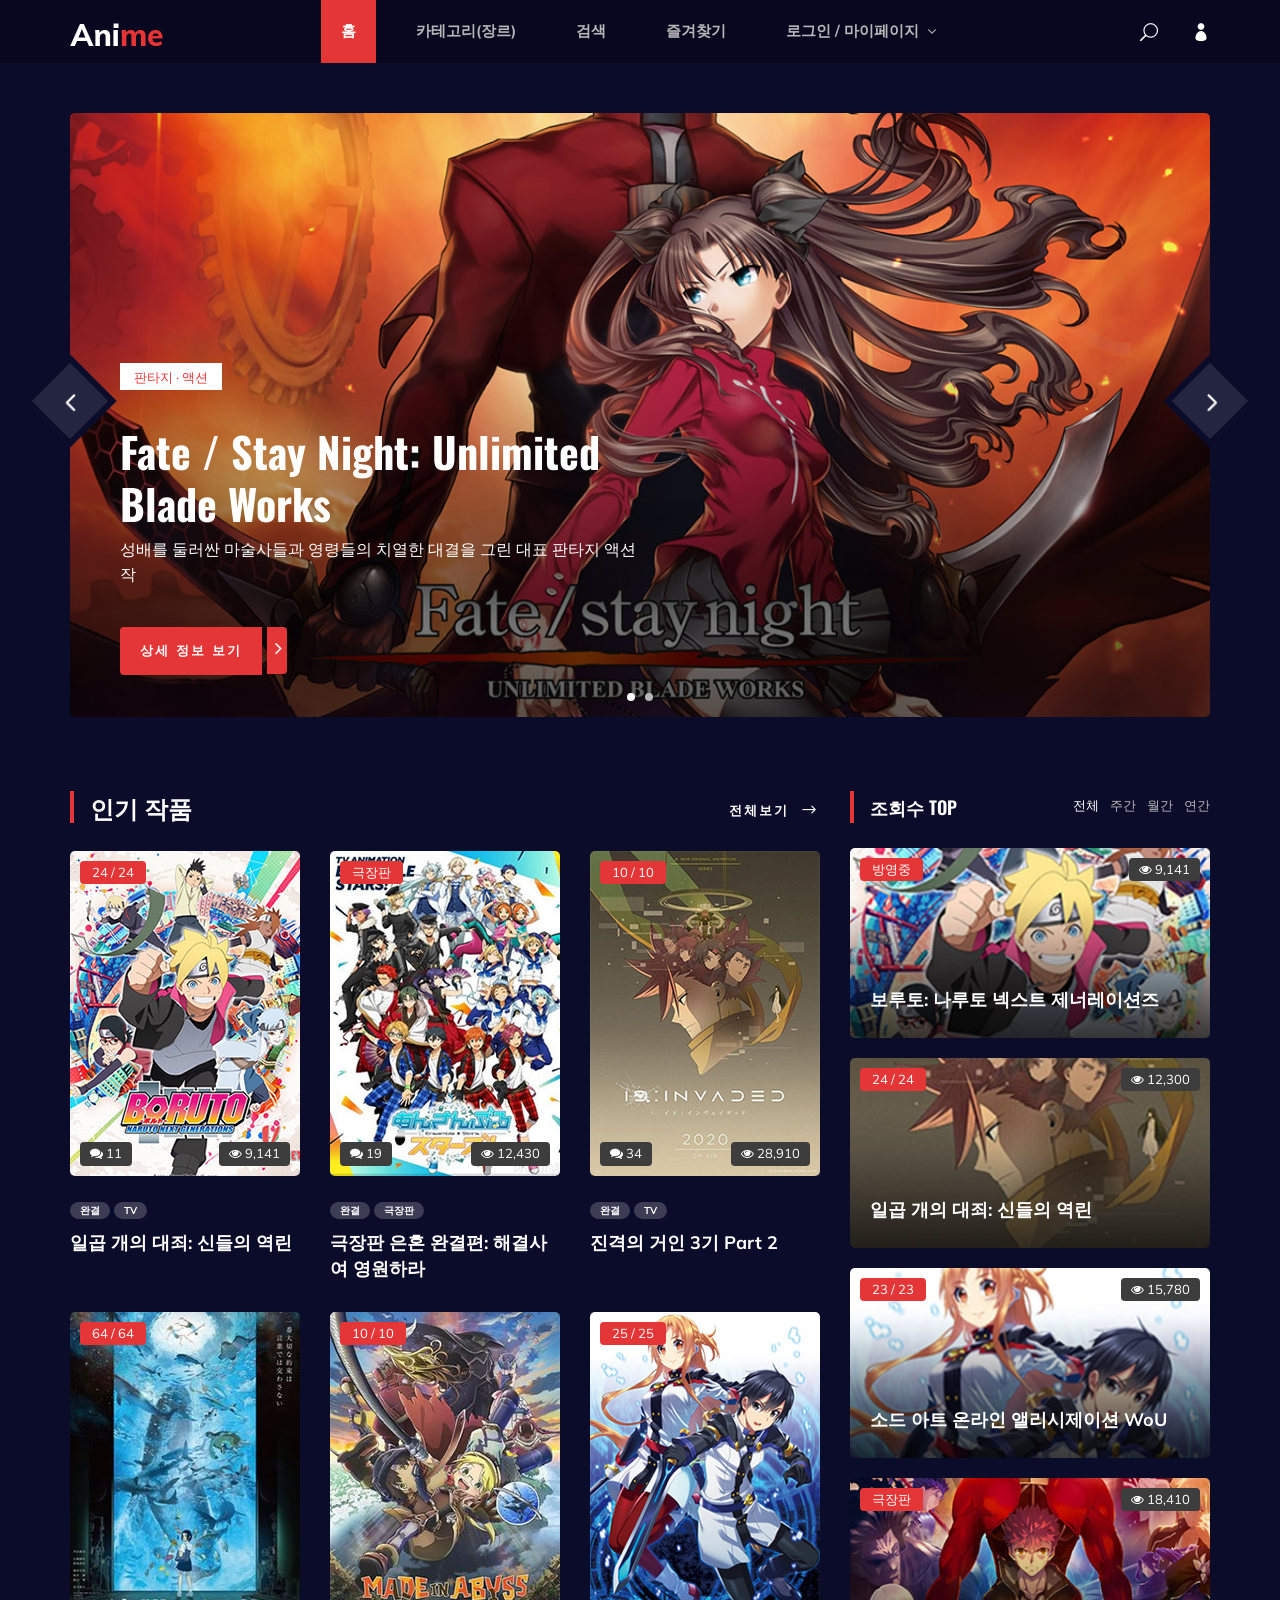
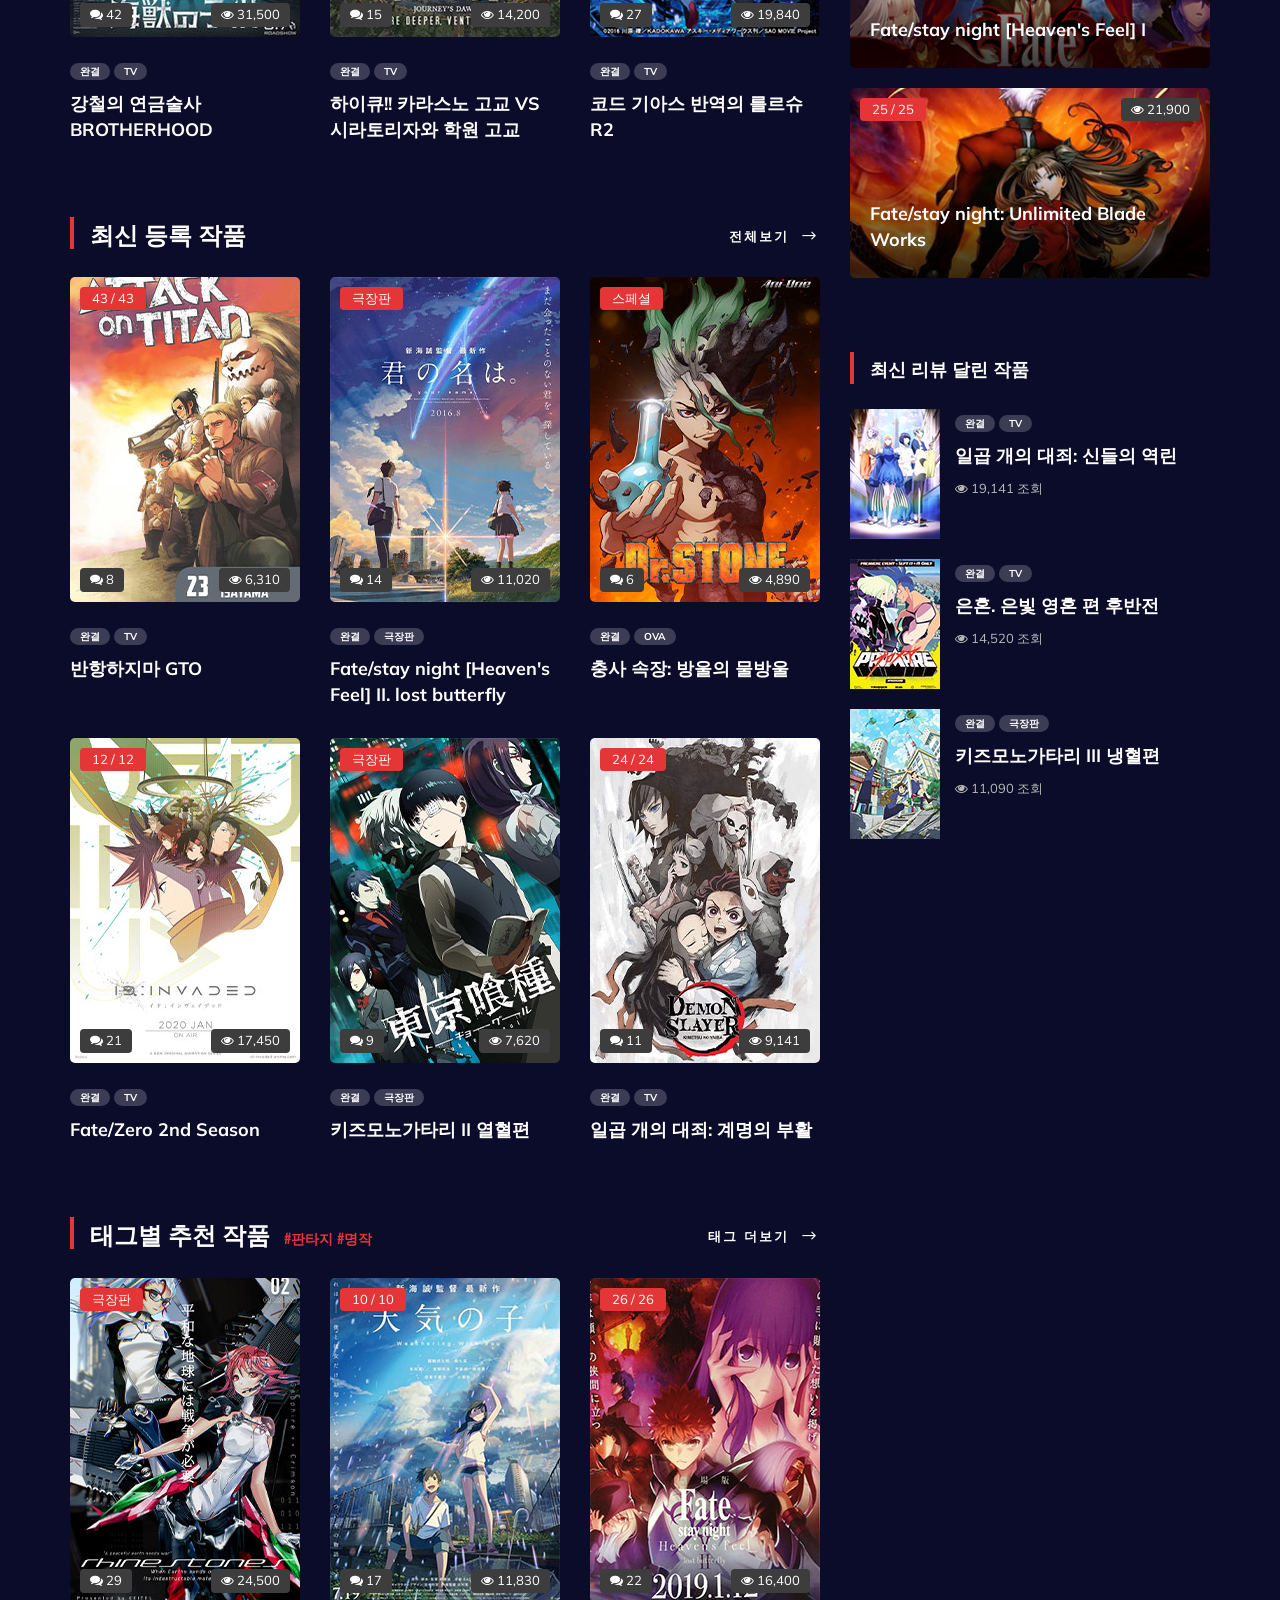
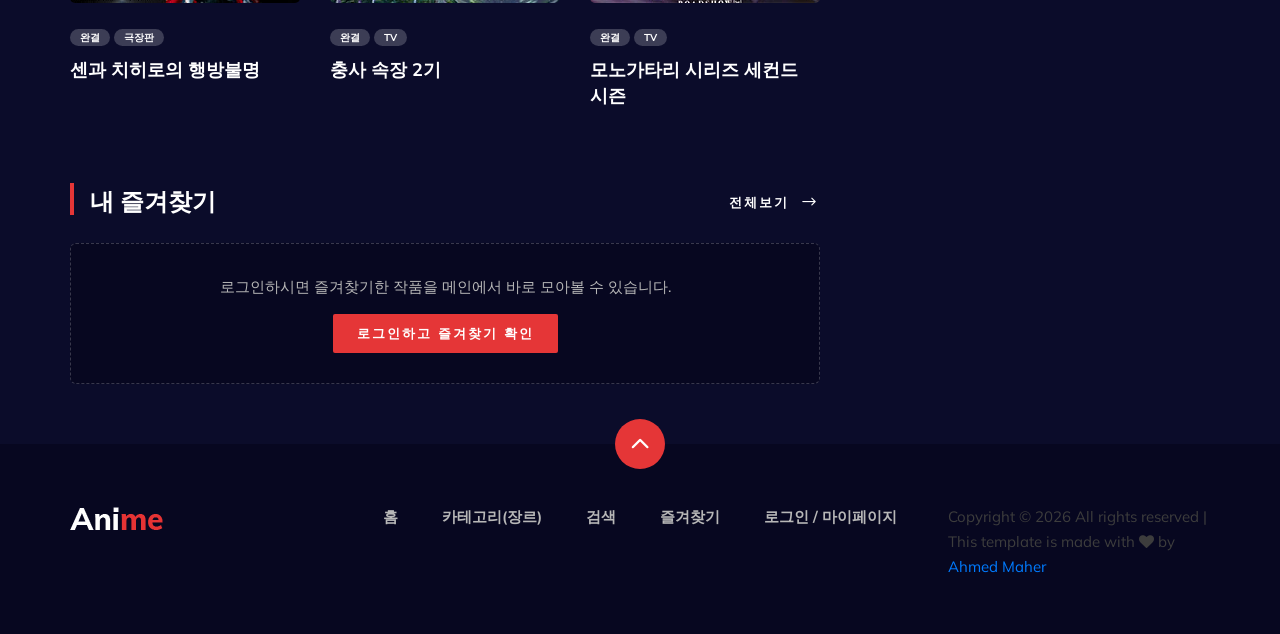
<file: Frontend/index.html>
<!DOCTYPE html>
<html lang="ko">

<head>
    <meta charset="UTF-8">
    <meta name="description" content="Anime Template">
    <meta name="keywords" content="Anime, unica, creative, html">
    <meta name="viewport" content="width=device-width, initial-scale=1.0">
    <meta http-equiv="X-UA-Compatible" content="ie=edge">
    <title>Anime | 홈</title>

    <!-- Google Font -->
    <link href="https://fonts.googleapis.com/css2?family=Oswald:wght@300;400;500;600;700&display=swap" rel="stylesheet">
    <link href="https://fonts.googleapis.com/css2?family=Mulish:wght@300;400;500;600;700;800;900&display=swap" rel="stylesheet">

    <!-- Css Styles -->
    <link rel="stylesheet" href="css/bootstrap.min.css" type="text/css">
    <link rel="stylesheet" href="css/font-awesome.min.css" type="text/css">
    <link rel="stylesheet" href="css/elegant-icons.css" type="text/css">
    <link rel="stylesheet" href="css/plyr.css" type="text/css">
    <link rel="stylesheet" href="css/nice-select.css" type="text/css">
    <link rel="stylesheet" href="css/owl.carousel.min.css" type="text/css">
    <link rel="stylesheet" href="css/slicknav.min.css" type="text/css">
    <link rel="stylesheet" href="css/style.css" type="text/css">
</head>

<body>
    <!-- Page Preloder -->
    <div id="preloder">
        <div class="loader"></div>
    </div>

    <!-- Header Section Begin -->
    <header class="header">
        <div class="container">
            <div class="row">
                <div class="col-lg-2">
                    <div class="header__logo">
                        <a href="./index.html">
                            <img src="img/logo.png" alt="Logo">
                        </a>
                    </div>
                </div>
                <div class="col-lg-8">
                    <div class="header__nav">
                        <nav class="header__menu mobile-menu">
                            <ul>
                                <li class="active"><a href="./index.html">홈</a></li>
                                <li><a href="./categories.html">카테고리(장르)</a></li>
                                <li><a href="../php/FB_searchSQL.php">검색</a></li>
                                <li><a href="../php/FB_favorites.php">즐겨찾기</a></li>
                                <li>
                                    <a href="./login.html">로그인 / 마이페이지 <span class="arrow_carrot-down"></span></a>
                                    <ul class="dropdown">
                                        <li><a href="./login.html">로그인</a></li>
                                        <li><a href="../php/RB_signup.php">회원가입</a></li>
                                    </ul>
                                </li>
                            </ul>
                        </nav>
                    </div>
                </div>
                <div class="col-lg-2">
                    <div class="header__right">
                        <a href="#" class="search-switch" title="빠른 검색"><span class="icon_search"></span></a>
                        <a href="./login.html" title="로그인 / 마이페이지"><span class="icon_profile"></span></a>
                    </div>
                </div>
            </div>
            <div id="mobile-menu-wrap"></div>
        </div>
    </header>
    <!-- Header End -->
    <!-- Hero Section Begin -->
    <section class="hero">
        <div class="container">
            <div class="hero__slider owl-carousel">
                <div class="hero__items set-bg" data-setbg="img/hero/hero-1.jpg">
                    <div class="row">
                        <div class="col-lg-6">
                            <div class="hero__text">
                                <div class="label">판타지 · 액션</div>
                                <h2>Fate / Stay Night: Unlimited Blade Works</h2>
                                <p>성배를 둘러싼 마술사들과 영령들의 치열한 대결을 그린 대표 판타지 액션작</p>
                                <a href="../php/FB_animeDetail.php?id=1"><span>상세 정보 보기</span> <i class="fa fa-angle-right"></i></a>
                            </div>
                        </div>
                    </div>
                </div>
                <div class="hero__items set-bg" data-setbg="img/hero/hero-1.jpg">
                    <div class="row">
                        <div class="col-lg-6">
                            <div class="hero__text">
                                <div class="label">모험 · 드라마</div>
                                <h2>장송의 프리렌</h2>
                                <p>마왕을 쓰러뜨린 용사 파티의 후일담, 천 년을 살아가는 엘프 마법사의 여정</p>
                                <a href="../php/FB_animeDetail.php?id=2"><span>상세 정보 보기</span> <i class="fa fa-angle-right"></i></a>
                            </div>
                        </div>
                    </div>
                </div>
            </div>
        </div>
    </section>
    <!-- Hero Section End -->
    <!-- Product Section Begin -->
    <section class="product spad">
        <div class="container">
            <div class="row">
                <div class="col-lg-8">
                    <!-- 1. 인기 작품 섹션 -->
                    <div class="trending__product">
                        <div class="row">
                            <div class="col-lg-8 col-md-8 col-sm-8">
                                <div class="section-title">
                                    <h4>인기 작품</h4>
                                </div>
                            </div>
                            <div class="col-lg-4 col-md-4 col-sm-4">
                                <div class="btn__all">
                                    <a href="../php/FB_searchSQL.php" class="primary-btn">전체보기 <span class="arrow_right"></span></a>
                                </div>
                            </div>
                        </div>
                        <!-- [BACKEND] 조회수/평점순 상위 6개 작품 반복 출력 -->
                        <div class="row">
                            <div class="col-lg-4 col-md-6 col-sm-6">
                                <div class="product__item">
                                    <div class="product__item__pic set-bg" data-setbg="img/trending/trend-1.jpg">
                                        <div class="ep">24 / 24</div>
                                        <div class="comment"><i class="fa fa-comments"></i> 11</div>
                                        <div class="view"><i class="fa fa-eye"></i> 9,141</div>
                                    </div>
                                    <div class="product__item__text">
                                        <ul>
                                            <li>완결</li>
                                            <li>TV</li>
                                        </ul>
                                        <h5><a href="../php/FB_animeDetail.php?id=1">일곱 개의 대죄: 신들의 역린</a></h5>
                                    </div>
                                </div>
                            </div>
                            <div class="col-lg-4 col-md-6 col-sm-6">
                                <div class="product__item">
                                    <div class="product__item__pic set-bg" data-setbg="img/trending/trend-2.jpg">
                                        <div class="ep">극장판</div>
                                        <div class="comment"><i class="fa fa-comments"></i> 19</div>
                                        <div class="view"><i class="fa fa-eye"></i> 12,430</div>
                                    </div>
                                    <div class="product__item__text">
                                        <ul>
                                            <li>완결</li>
                                            <li>극장판</li>
                                        </ul>
                                        <h5><a href="../php/FB_animeDetail.php?id=2">극장판 은혼 완결편: 해결사여 영원하라</a></h5>
                                    </div>
                                </div>
                            </div>
                            <div class="col-lg-4 col-md-6 col-sm-6">
                                <div class="product__item">
                                    <div class="product__item__pic set-bg" data-setbg="img/trending/trend-3.jpg">
                                        <div class="ep">10 / 10</div>
                                        <div class="comment"><i class="fa fa-comments"></i> 34</div>
                                        <div class="view"><i class="fa fa-eye"></i> 28,910</div>
                                    </div>
                                    <div class="product__item__text">
                                        <ul>
                                            <li>완결</li>
                                            <li>TV</li>
                                        </ul>
                                        <h5><a href="../php/FB_animeDetail.php?id=3">진격의 거인 3기 Part 2</a></h5>
                                    </div>
                                </div>
                            </div>
                            <div class="col-lg-4 col-md-6 col-sm-6">
                                <div class="product__item">
                                    <div class="product__item__pic set-bg" data-setbg="img/trending/trend-4.jpg">
                                        <div class="ep">64 / 64</div>
                                        <div class="comment"><i class="fa fa-comments"></i> 42</div>
                                        <div class="view"><i class="fa fa-eye"></i> 31,500</div>
                                    </div>
                                    <div class="product__item__text">
                                        <ul>
                                            <li>완결</li>
                                            <li>TV</li>
                                        </ul>
                                        <h5><a href="../php/FB_animeDetail.php?id=4">강철의 연금술사 BROTHERHOOD</a></h5>
                                    </div>
                                </div>
                            </div>
                            <div class="col-lg-4 col-md-6 col-sm-6">
                                <div class="product__item">
                                    <div class="product__item__pic set-bg" data-setbg="img/trending/trend-5.jpg">
                                        <div class="ep">10 / 10</div>
                                        <div class="comment"><i class="fa fa-comments"></i> 15</div>
                                        <div class="view"><i class="fa fa-eye"></i> 14,200</div>
                                    </div>
                                    <div class="product__item__text">
                                        <ul>
                                            <li>완결</li>
                                            <li>TV</li>
                                        </ul>
                                        <h5><a href="../php/FB_animeDetail.php?id=5">하이큐!! 카라스노 고교 VS 시라토리자와 학원 고교</a></h5>
                                    </div>
                                </div>
                            </div>
                            <div class="col-lg-4 col-md-6 col-sm-6">
                                <div class="product__item">
                                    <div class="product__item__pic set-bg" data-setbg="img/trending/trend-6.jpg">
                                        <div class="ep">25 / 25</div>
                                        <div class="comment"><i class="fa fa-comments"></i> 27</div>
                                        <div class="view"><i class="fa fa-eye"></i> 19,840</div>
                                    </div>
                                    <div class="product__item__text">
                                        <ul>
                                            <li>완결</li>
                                            <li>TV</li>
                                        </ul>
                                        <h5><a href="../php/FB_animeDetail.php?id=6">코드 기아스 반역의 를르슈 R2</a></h5>
                                    </div>
                                </div>
                            </div>
                        </div>
                    </div>

                    <!-- 2. 최신 등록 작품 섹션 -->
                    <div class="recent__product">
                        <div class="row">
                            <div class="col-lg-8 col-md-8 col-sm-8">
                                <div class="section-title">
                                    <h4>최신 등록 작품</h4>
                                </div>
                            </div>
                            <div class="col-lg-4 col-md-4 col-sm-4">
                                <div class="btn__all">
                                    <a href="../php/FB_searchSQL.php" class="primary-btn">전체보기 <span class="arrow_right"></span></a>
                                </div>
                            </div>
                        </div>
                        <!-- [BACKEND] DB 최신 등록(ORDER BY id DESC) 상위 6개 작품 반복 출력 -->
                        <div class="row">
                            <div class="col-lg-4 col-md-6 col-sm-6">
                                <div class="product__item">
                                    <div class="product__item__pic set-bg" data-setbg="img/recent/recent-1.jpg">
                                        <div class="ep">43 / 43</div>
                                        <div class="comment"><i class="fa fa-comments"></i> 8</div>
                                        <div class="view"><i class="fa fa-eye"></i> 6,310</div>
                                    </div>
                                    <div class="product__item__text">
                                        <ul>
                                            <li>완결</li>
                                            <li>TV</li>
                                        </ul>
                                        <h5><a href="../php/FB_animeDetail.php?id=7">반항하지마 GTO</a></h5>
                                    </div>
                                </div>
                            </div>
                            <div class="col-lg-4 col-md-6 col-sm-6">
                                <div class="product__item">
                                    <div class="product__item__pic set-bg" data-setbg="img/recent/recent-2.jpg">
                                        <div class="ep">극장판</div>
                                        <div class="comment"><i class="fa fa-comments"></i> 14</div>
                                        <div class="view"><i class="fa fa-eye"></i> 11,020</div>
                                    </div>
                                    <div class="product__item__text">
                                        <ul>
                                            <li>완결</li>
                                            <li>극장판</li>
                                        </ul>
                                        <h5><a href="../php/FB_animeDetail.php?id=8">Fate/stay night [Heaven's Feel] II. lost butterfly</a></h5>
                                    </div>
                                </div>
                            </div>
                            <div class="col-lg-4 col-md-6 col-sm-6">
                                <div class="product__item">
                                    <div class="product__item__pic set-bg" data-setbg="img/recent/recent-3.jpg">
                                        <div class="ep">스페셜</div>
                                        <div class="comment"><i class="fa fa-comments"></i> 6</div>
                                        <div class="view"><i class="fa fa-eye"></i> 4,890</div>
                                    </div>
                                    <div class="product__item__text">
                                        <ul>
                                            <li>완결</li>
                                            <li>OVA</li>
                                        </ul>
                                        <h5><a href="../php/FB_animeDetail.php?id=9">충사 속장: 방울의 물방울</a></h5>
                                    </div>
                                </div>
                            </div>
                            <div class="col-lg-4 col-md-6 col-sm-6">
                                <div class="product__item">
                                    <div class="product__item__pic set-bg" data-setbg="img/recent/recent-4.jpg">
                                        <div class="ep">12 / 12</div>
                                        <div class="comment"><i class="fa fa-comments"></i> 21</div>
                                        <div class="view"><i class="fa fa-eye"></i> 17,450</div>
                                    </div>
                                    <div class="product__item__text">
                                        <ul>
                                            <li>완결</li>
                                            <li>TV</li>
                                        </ul>
                                        <h5><a href="../php/FB_animeDetail.php?id=10">Fate/Zero 2nd Season</a></h5>
                                    </div>
                                </div>
                            </div>
                            <div class="col-lg-4 col-md-6 col-sm-6">
                                <div class="product__item">
                                    <div class="product__item__pic set-bg" data-setbg="img/recent/recent-5.jpg">
                                        <div class="ep">극장판</div>
                                        <div class="comment"><i class="fa fa-comments"></i> 9</div>
                                        <div class="view"><i class="fa fa-eye"></i> 7,620</div>
                                    </div>
                                    <div class="product__item__text">
                                        <ul>
                                            <li>완결</li>
                                            <li>극장판</li>
                                        </ul>
                                        <h5><a href="../php/FB_animeDetail.phpid=11">키즈모노가타리 II 열혈편</a></h5>
                                    </div>
                                </div>
                            </div>
                            <div class="col-lg-4 col-md-6 col-sm-6">
                                <div class="product__item">
                                    <div class="product__item__pic set-bg" data-setbg="img/recent/recent-6.jpg">
                                        <div class="ep">24 / 24</div>
                                        <div class="comment"><i class="fa fa-comments"></i> 11</div>
                                        <div class="view"><i class="fa fa-eye"></i> 9,141</div>
                                    </div>
                                    <div class="product__item__text">
                                        <ul>
                                            <li>완결</li>
                                            <li>TV</li>
                                        </ul>
                                        <h5><a href="../php/FB_animeDetail.php?id=12">일곱 개의 대죄: 계명의 부활</a></h5>
                                    </div>
                                </div>
                            </div>
                        </div>
                    </div>

                    <!-- 3. 태그별 추천 작품 섹션 -->
                    <div class="popular__product">
                        <div class="row">
                            <div class="col-lg-8 col-md-8 col-sm-8">
                                <div class="section-title">
                                    <h4>태그별 추천 작품 <span style="font-size: 14px; color: #e53637; margin-left: 8px;">#판타지 #명작</span></h4>
                                </div>
                            </div>
                            <div class="col-lg-4 col-md-4 col-sm-4">
                                <div class="btn__all">
                                    <a href="./categories.html?genre=Fantasy" class="primary-btn">태그 더보기 <span class="arrow_right"></span></a>
                                </div>
                            </div>
                        </div>
                        <!-- [BACKEND] 특정 태그/장르 조건으로 추천 작품 3~6개 출력 -->
                        <div class="row">
                            <div class="col-lg-4 col-md-6 col-sm-6">
                                <div class="product__item">
                                    <div class="product__item__pic set-bg" data-setbg="img/popular/popular-1.jpg">
                                        <div class="ep">극장판</div>
                                        <div class="comment"><i class="fa fa-comments"></i> 29</div>
                                        <div class="view"><i class="fa fa-eye"></i> 24,500</div>
                                    </div>
                                    <div class="product__item__text">
                                        <ul>
                                            <li>완결</li>
                                            <li>극장판</li>
                                        </ul>
                                        <h5><a href="../php/FB_animeDetail.php?id=13">센과 치히로의 행방불명</a></h5>
                                    </div>
                                </div>
                            </div>
                            <div class="col-lg-4 col-md-6 col-sm-6">
                                <div class="product__item">
                                    <div class="product__item__pic set-bg" data-setbg="img/popular/popular-5.jpg">
                                        <div class="ep">10 / 10</div>
                                        <div class="comment"><i class="fa fa-comments"></i> 17</div>
                                        <div class="view"><i class="fa fa-eye"></i> 11,830</div>
                                    </div>
                                    <div class="product__item__text">
                                        <ul>
                                            <li>완결</li>
                                            <li>TV</li>
                                        </ul>
                                        <h5><a href="../php/FB_animeDetail.php?id=14">충사 속장 2기</a></h5>
                                    </div>
                                </div>
                            </div>
                            <div class="col-lg-4 col-md-6 col-sm-6">
                                <div class="product__item">
                                    <div class="product__item__pic set-bg" data-setbg="img/popular/popular-6.jpg">
                                        <div class="ep">26 / 26</div>
                                        <div class="comment"><i class="fa fa-comments"></i> 22</div>
                                        <div class="view"><i class="fa fa-eye"></i> 16,400</div>
                                    </div>
                                    <div class="product__item__text">
                                        <ul>
                                            <li>완결</li>
                                            <li>TV</li>
                                        </ul>
                                        <h5><a href="../php/FB_animeDetail.php?id=15">모노가타리 시리즈 세컨드 시즌</a></h5>
                                    </div>
                                </div>
                            </div>
                        </div>
                    </div>

                    <!-- 4. 내 즐겨찾기 목록 섹션 (로그인 연동 영역) -->
                    <div class="favorites__product" style="margin-top: 20px;">
                        <div class="row">
                            <div class="col-lg-8 col-md-8 col-sm-8">
                                <div class="section-title">
                                    <h4>내 즐겨찾기</h4>
                                </div>
                            </div>
                            <div class="col-lg-4 col-md-4 col-sm-4">
                                <div class="btn__all">
                                    <a href="../php/FB_favorites.php" class="primary-btn">전체보기 <span class="arrow_right"></span></a>
                                </div>
                            </div>
                        </div>
                        <!-- [BACKEND] PHP 전환 시 if(isset($_SESSION['user_id'])) 분기 처리:
                             - 비로그인 시: 아래 안내 박스 표시
                             - 로그인 시: 사용자의 즐겨찾기 테이블(favorites)과 조인한 작품 카드 3개 출력 -->
                        <div style="background: #070720; border: 1px dashed rgba(255, 255, 255, 0.2); border-radius: 6px; padding: 30px 20px; text-align: center;">
                            <p style="color: #b7b7b7; margin-bottom: 15px;">로그인하시면 즐겨찾기한 작품을 메인에서 바로 모아볼 수 있습니다.</p>
                            <a href="./login.html" class="site-btn" style="padding: 10px 24px; font-size: 13px;">로그인하고 즐겨찾기 확인</a>
                        </div>
                    </div>
                </div>

                <!-- 우측 사이드바 -->
                <div class="col-lg-4 col-md-6 col-sm-8">
                    <div class="product__sidebar">
                        <div class="product__sidebar__view">
                            <div class="section-title">
                                <h5>조회수 TOP</h5>
                            </div>
                            <ul class="filter__controls">
                                <li class="active" data-filter="*">전체</li>
                                <li data-filter=".week">주간</li>
                                <li data-filter=".month">월간</li>
                                <li data-filter=".years">연간</li>
                            </ul>
                            <div class="filter__gallery">
                                <div class="product__sidebar__view__item set-bg mix day years" data-setbg="img/sidebar/tv-1.jpg">
                                    <div class="ep">방영중</div>
                                    <div class="view"><i class="fa fa-eye"></i> 9,141</div>
                                    <h5><a href="../php/FB_animeDetail.php?id=16">보루토: 나루토 넥스트 제너레이션즈</a></h5>
                                </div>
                                <div class="product__sidebar__view__item set-bg mix month week" data-setbg="img/sidebar/tv-2.jpg">
                                    <div class="ep">24 / 24</div>
                                    <div class="view"><i class="fa fa-eye"></i> 12,300</div>
                                    <h5><a href="../php/FB_animeDetail.php?id=1">일곱 개의 대죄: 신들의 역린</a></h5>
                                </div>
                                <div class="product__sidebar__view__item set-bg mix week years" data-setbg="img/sidebar/tv-3.jpg">
                                    <div class="ep">23 / 23</div>
                                    <div class="view"><i class="fa fa-eye"></i> 15,780</div>
                                    <h5><a href="../php/FB_animeDetail.php?id=17">소드 아트 온라인 앨리시제이션 WoU</a></h5>
                                </div>
                                <div class="product__sidebar__view__item set-bg mix years month" data-setbg="img/sidebar/tv-4.jpg">
                                    <div class="ep">극장판</div>
                                    <div class="view"><i class="fa fa-eye"></i> 18,410</div>
                                    <h5><a href="../php/FB_animeDetail.php?id=18">Fate/stay night [Heaven's Feel] I</a></h5>
                                </div>
                                <div class="product__sidebar__view__item set-bg mix day" data-setbg="img/sidebar/tv-5.jpg">
                                    <div class="ep">25 / 25</div>
                                    <div class="view"><i class="fa fa-eye"></i> 21,900</div>
                                    <h5><a href="../php/FB_animeDetail.php?id=19">Fate/stay night: Unlimited Blade Works</a></h5>
                                </div>
                            </div>
                        </div>

                        <div class="product__sidebar__comment">
                            <div class="section-title">
                                <h5>최신 리뷰 달린 작품</h5>
                            </div>
                            <div class="product__sidebar__comment__item">
                                <div class="product__sidebar__comment__item__pic">
                                    <img src="img/sidebar/comment-1.jpg" alt="">
                                </div>
                                <div class="product__sidebar__comment__item__text">
                                    <ul>
                                        <li>완결</li>
                                        <li>TV</li>
                                    </ul>
                                    <h5><a href="../php/FB_animeDetail.php?id=1">일곱 개의 대죄: 신들의 역린</a></h5>
                                    <span><i class="fa fa-eye"></i> 19,141 조회</span>
                                </div>
                            </div>
                            <div class="product__sidebar__comment__item">
                                <div class="product__sidebar__comment__item__pic">
                                    <img src="img/sidebar/comment-2.jpg" alt="">
                                </div>
                                <div class="product__sidebar__comment__item__text">
                                    <ul>
                                        <li>완결</li>
                                        <li>TV</li>
                                    </ul>
                                    <h5><a href="../php/FB_animeDetail.php?id=20">은혼. 은빛 영혼 편 후반전</a></h5>
                                    <span><i class="fa fa-eye"></i> 14,520 조회</span>
                                </div>
                            </div>
                            <div class="product__sidebar__comment__item">
                                <div class="product__sidebar__comment__item__pic">
                                    <img src="img/sidebar/comment-3.jpg" alt="">
                                </div>
                                <div class="product__sidebar__comment__item__text">
                                    <ul>
                                        <li>완결</li>
                                        <li>극장판</li>
                                    </ul>
                                    <h5><a href="../php/FB_animeDetail.php?id=21">키즈모노가타리 III 냉혈편</a></h5>
                                    <span><i class="fa fa-eye"></i> 11,090 조회</span>
                                </div>
                            </div>
                        </div>
                    </div>
                </div>
            </div>
        </div>
    </section>
    <!-- Product Section End -->
    <!-- Footer Section Begin -->
    <footer class="footer">
        <div class="page-up">
            <a href="#" id="scrollToTopButton"><span class="arrow_carrot-up"></span></a>
        </div>
        <div class="container">
            <div class="row">
                <div class="col-lg-3">
                    <div class="footer__logo">
                        <a href="./index.html"><img src="img/logo.png" alt="Logo"></a>
                    </div>
                </div>
                <div class="col-lg-6">
                    <div class="footer__nav">
                        <ul>
                            <li><a href="./index.html">홈</a></li>
                            <li><a href="./categories.html">카테고리(장르)</a></li>
                            <li><a href="../php/FB_searchSQL.php">검색</a></li>
                            <li><a href="../php/FB_favorites.php">즐겨찾기</a></li>
                            <li><a href="./login.html">로그인 / 마이페이지</a></li>
                        </ul>
                    </div>
                </div>
                <div class="col-lg-3">
                    <p>
                        Copyright &copy;
                        <script>document.write(new Date().getFullYear());</script> All rights reserved | This template is made with <i class="fa fa-heart" aria-hidden="true"></i> by <a href="https://ahmedmaher-portfolio.vercel.app/" target="_blank">Ahmed Maher</a>
                    </p>
                </div>
            </div>
        </div>
    </footer>
    <!-- Footer Section End -->
    <!-- Search model Begin -->
    <div class="search-model">
        <div class="h-100 d-flex align-items-center justify-content-center">
            <div class="search-close-switch"><i class="icon_close"></i></div>
            <form action="../php/FB_searchSQL.php" method="GET" class="search-model-form">
                <input type="text" name="anime_name" id="search-input" placeholder="작품 제목을 입력하세요..." autocomplete="off">
            </form>
        </div>
    </div>
    <!-- Search model end -->
    <!-- Js Plugins -->
    <script src="js/jquery-3.3.1.min.js"></script>
    <script src="js/bootstrap.min.js"></script>
    <script src="js/player.js"></script>
    <script src="js/jquery.nice-select.min.js"></script>
    <script src="js/mixitup.min.js"></script>
    <script src="js/jquery.slicknav.js"></script>
    <script src="js/owl.carousel.min.js"></script>
    <script src="js/main.js"></script>

</body>

</html>
</file>
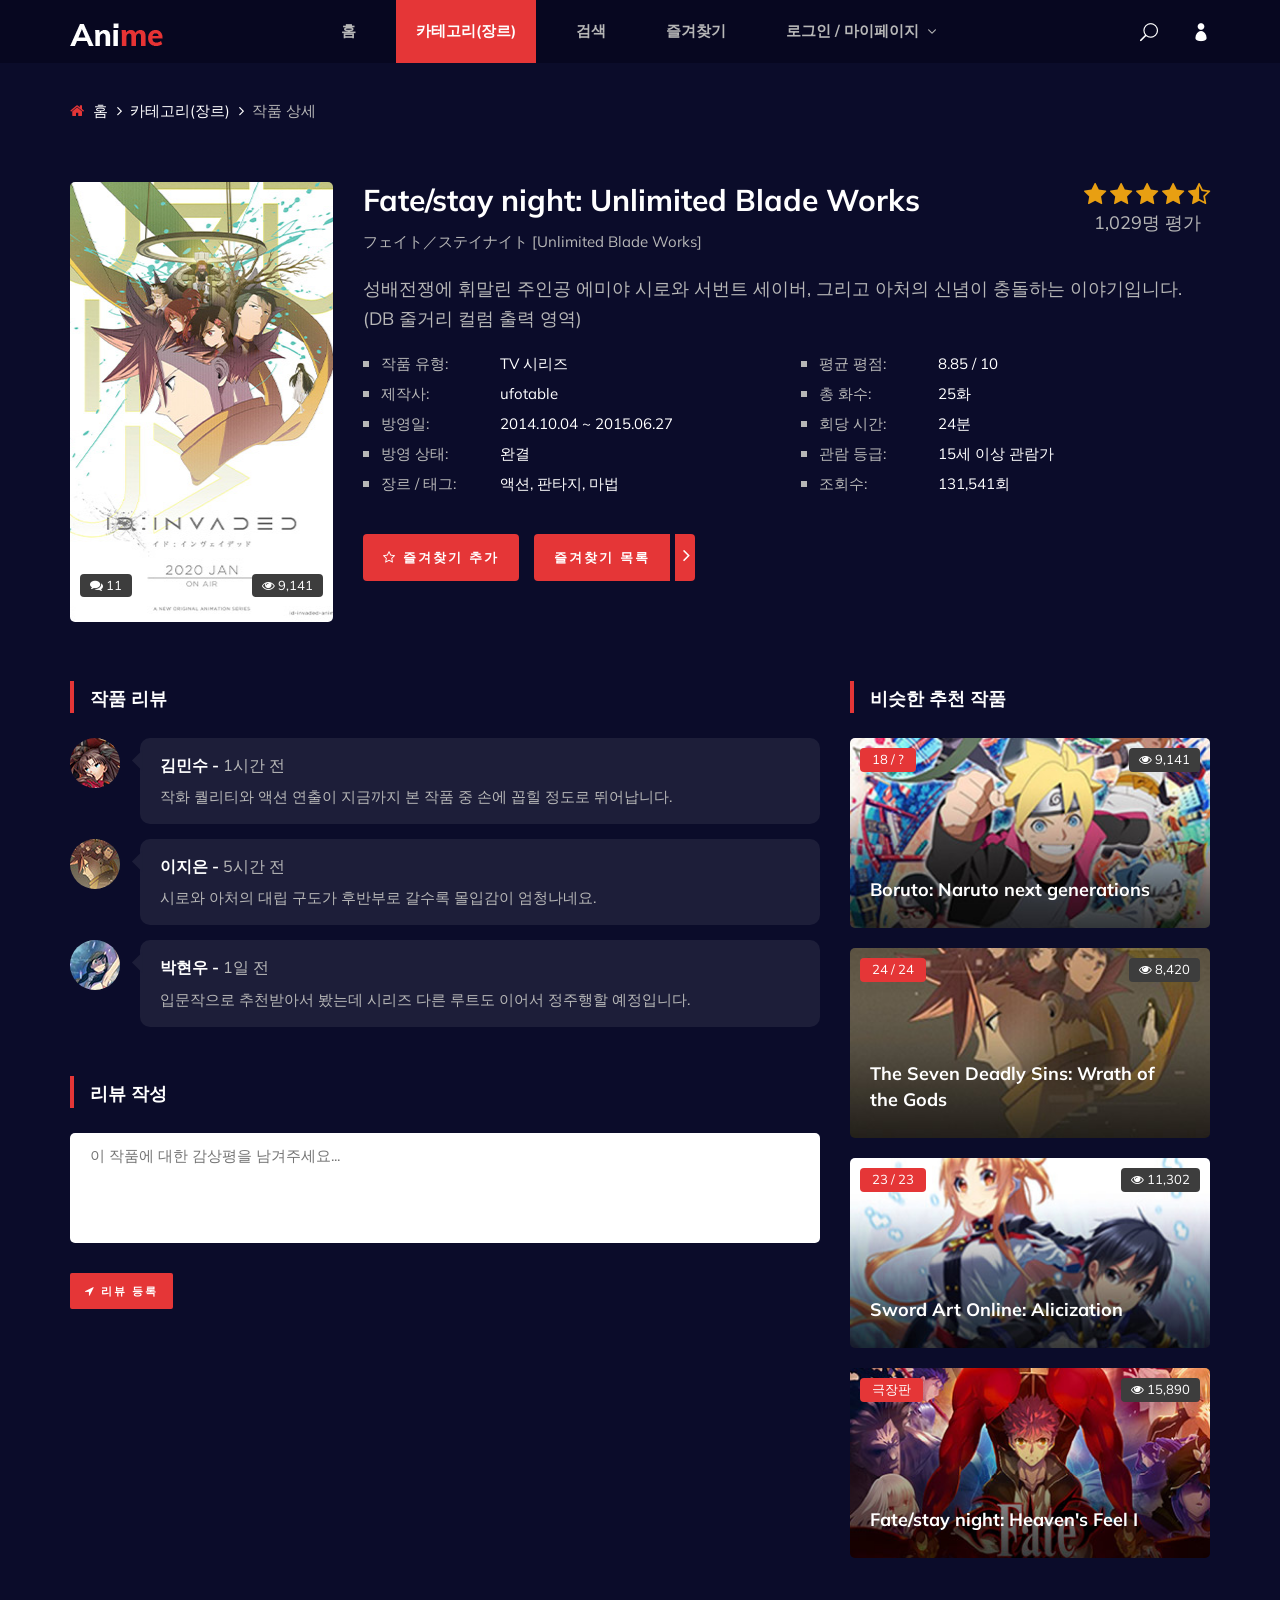
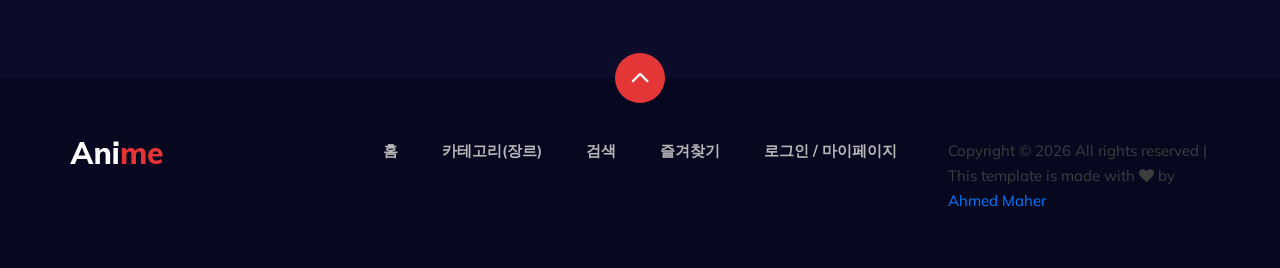
<file: Frontend/anime-details.html>
<!DOCTYPE html>
<html lang="ko">

<head>
    <meta charset="UTF-8">
    <meta name="description" content="Anime Template">
    <meta name="keywords" content="Anime, unica, creative, html">
    <meta name="viewport" content="width=device-width, initial-scale=1.0">
    <meta http-equiv="X-UA-Compatible" content="ie=edge">
    <title>Anime | 작품 상세</title>

    <!-- Google Font -->
    <link href="https://fonts.googleapis.com/css2?family=Oswald:wght@300;400;500;600;700&display=swap" rel="stylesheet">
    <link href="https://fonts.googleapis.com/css2?family=Mulish:wght@300;400;500;600;700;800;900&display=swap" rel="stylesheet">

    <!-- Css Styles -->
    <link rel="stylesheet" href="css/bootstrap.min.css" type="text/css">
    <link rel="stylesheet" href="css/font-awesome.min.css" type="text/css">
    <link rel="stylesheet" href="css/elegant-icons.css" type="text/css">
    <link rel="stylesheet" href="css/plyr.css" type="text/css">
    <link rel="stylesheet" href="css/nice-select.css" type="text/css">
    <link rel="stylesheet" href="css/owl.carousel.min.css" type="text/css">
    <link rel="stylesheet" href="css/slicknav.min.css" type="text/css">
    <link rel="stylesheet" href="css/style.css" type="text/css">
</head>

<body>
    <!-- Page Preloder -->
    <div id="preloder">
        <div class="loader"></div>
    </div>

    <!-- Header Section Begin -->
    <header class="header">
        <div class="container">
            <div class="row">
                <div class="col-lg-2">
                    <div class="header__logo">
                        <a href="./index.html">
                            <img src="img/logo.png" alt="Logo">
                        </a>
                    </div>
                </div>
                <div class="col-lg-8">
                    <div class="header__nav">
                        <nav class="header__menu mobile-menu">
                            <ul>
                                <li><a href="./index.html">홈</a></li>
                                <li class="active"><a href="./categories.html">카테고리(장르)</a></li>
                                <li><a href="../php/FB_searchSQL.php">검색</a></li>
                                <li><a href="../php/FB_favorites.php">즐겨찾기</a></li>
                                <li>
                                    <a href="./login.html">로그인 / 마이페이지 <span class="arrow_carrot-down"></span></a>
                                    <ul class="dropdown">
                                        <li><a href="./login.html">로그인</a></li>
                                        <li><a href="../php/FB_signup.php">회원가입</a></li>
                                    </ul>
                                </li>
                            </ul>
                        </nav>
                    </div>
                </div>
                <div class="col-lg-2">
                    <div class="header__right">
                        <a href="#" class="search-switch" title="빠른 검색"><span class="icon_search"></span></a>
                        <a href="./login.html" title="로그인 / 마이페이지"><span class="icon_profile"></span></a>
                    </div>
                </div>
            </div>
            <div id="mobile-menu-wrap"></div>
        </div>
    </header>
    <!-- Header End -->
    <!-- Breadcrumb Begin -->
    <div class="breadcrumb-option">
        <div class="container">
            <div class="row">
                <div class="col-lg-12">
                    <div class="breadcrumb__links">
                        <a href="./index.html"><i class="fa fa-home"></i> 홈</a>
                        <a href="./categories.html">카테고리(장르)</a>
                        <span>작품 상세</span>
                    </div>
                </div>
            </div>
        </div>
    </div>
    <!-- Breadcrumb End -->
    <!-- Anime Section Begin -->
    <section class="anime-details spad">
        <div class="container">
            <!-- [BACKEND] PHP 변환 시 $_GET['id']로 조회한 작품 상세 데이터 바인딩 -->
            <div class="anime__details__content">
                <div class="row">
                    <div class="col-lg-3">
                        <div class="anime__details__pic set-bg" data-setbg="img/anime/details-pic.jpg">
                            <div class="comment"><i class="fa fa-comments"></i> 11</div>
                            <div class="view"><i class="fa fa-eye"></i> 9,141</div>
                        </div>
                    </div>
                    <div class="col-lg-9">
                        <div class="anime__details__text">
                            <div class="anime__details__title">
                                <h3>Fate/stay night: Unlimited Blade Works</h3>
                                <span>フェイト／ステイナイト [Unlimited Blade Works]</span>
                            </div>
                            <div class="anime__details__rating">
                                <div class="rating">
                                    <a href="#"><i class="fa fa-star"></i></a>
                                    <a href="#"><i class="fa fa-star"></i></a>
                                    <a href="#"><i class="fa fa-star"></i></a>
                                    <a href="#"><i class="fa fa-star"></i></a>
                                    <a href="#"><i class="fa fa-star-half-o"></i></a>
                                </div>
                                <span>1,029명 평가</span>
                            </div>
                            <p>성배전쟁에 휘말린 주인공 에미야 시로와 서번트 세이버, 그리고 아처의 신념이 충돌하는 이야기입니다. (DB 줄거리 컬럼 출력 영역)</p>
                            <div class="anime__details__widget">
                                <div class="row">
                                    <div class="col-lg-6 col-md-6">
                                        <ul>
                                            <li><span>작품 유형:</span> TV 시리즈</li>
                                            <li><span>제작사:</span> ufotable</li>
                                            <li><span>방영일:</span> 2014.10.04 ~ 2015.06.27</li>
                                            <li><span>방영 상태:</span> 완결</li>
                                            <li><span>장르 / 태그:</span> 액션, 판타지, 마법</li>
                                        </ul>
                                    </div>
                                    <div class="col-lg-6 col-md-6">
                                        <ul>
                                            <li><span>평균 평점:</span> 8.85 / 10</li>
                                            <li><span>총 화수:</span> 25화</li>
                                            <li><span>회당 시간:</span> 24분</li>
                                            <li><span>관람 등급:</span> 15세 이상 관람가</li>
                                            <li><span>조회수:</span> 131,541회</li>
                                        </ul>
                                    </div>
                                </div>
                            </div>
                            <div class="anime__details__btn">
                                <!-- [BACKEND] 로그인 세션 확인 후 즐겨찾기 추가/해제 처리 (favorite_process.php 등) -->
                                <a href="#" id="favorite-toggle-btn" class="follow-btn"><i class="fa fa-star-o"></i> 즐겨찾기 추가</a>
                                <a href="../php/FB_favorites.php" class="watch-btn"><span>즐겨찾기 목록</span> <i class="fa fa-angle-right"></i></a>
                            </div>
                        </div>
                    </div>
                </div>
            </div>

            <div class="row">
                <div class="col-lg-8 col-md-8">
                    <!-- 리뷰 목록 -->
                    <div class="anime__details__review">
                        <div class="section-title">
                            <h5>작품 리뷰</h5>
                        </div>
                        <!-- [BACKEND] 해당 작품(anime_id)의 리뷰 목록 foreach 반복 출력 -->
                        <div class="anime__review__item">
                            <div class="anime__review__item__pic">
                                <img src="img/anime/review-1.jpg" alt="">
                            </div>
                            <div class="anime__review__item__text">
                                <h6>김민수 - <span>1시간 전</span></h6>
                                <p>작화 퀄리티와 액션 연출이 지금까지 본 작품 중 손에 꼽힐 정도로 뛰어납니다.</p>
                            </div>
                        </div>
                        <div class="anime__review__item">
                            <div class="anime__review__item__pic">
                                <img src="img/anime/review-2.jpg" alt="">
                            </div>
                            <div class="anime__review__item__text">
                                <h6>이지은 - <span>5시간 전</span></h6>
                                <p>시로와 아처의 대립 구도가 후반부로 갈수록 몰입감이 엄청나네요.</p>
                            </div>
                        </div>
                        <div class="anime__review__item">
                            <div class="anime__review__item__pic">
                                <img src="img/anime/review-3.jpg" alt="">
                            </div>
                            <div class="anime__review__item__text">
                                <h6>박현우 - <span>1일 전</span></h6>
                                <p>입문작으로 추천받아서 봤는데 시리즈 다른 루트도 이어서 정주행할 예정입니다.</p>
                            </div>
                        </div>
                    </div>

                    <!-- 리뷰 작성 폼 -->
                    <div class="anime__details__form">
                        <div class="section-title">
                            <h5>리뷰 작성</h5>
                        </div>
                        <!-- [BACKEND] PHP 변환 시 action="review_process.php" method="POST" 로 연결 -->
                        <form action="../php/recommend.php" method="POST">
                            <input type="hidden" name="anime_id" value="1">
                            <textarea name="content" placeholder="이 작품에 대한 감상평을 남겨주세요..." required></textarea>
                            <button type="submit"><i class="fa fa-location-arrow"></i> 리뷰 등록</button>
                        </form>
                    </div>
                </div>

                <!-- 우측 사이드바: 비슷한 추천 작품 -->
                <div class="col-lg-4 col-md-4">
                    <div class="anime__details__sidebar">
                        <div class="section-title">
                            <h5>비슷한 추천 작품</h5>
                        </div>
                        <div class="product__sidebar__view__item set-bg" data-setbg="img/sidebar/tv-1.jpg">
                            <div class="ep">18 / ?</div>
                            <div class="view"><i class="fa fa-eye"></i> 9,141</div>
                            <h5><a href="./anime-details.html?id=16">Boruto: Naruto next generations</a></h5>
                        </div>
                        <div class="product__sidebar__view__item set-bg" data-setbg="img/sidebar/tv-2.jpg">
                            <div class="ep">24 / 24</div>
                            <div class="view"><i class="fa fa-eye"></i> 8,420</div>
                            <h5><a href="./anime-details.html?id=1">The Seven Deadly Sins: Wrath of the Gods</a></h5>
                        </div>
                        <div class="product__sidebar__view__item set-bg" data-setbg="img/sidebar/tv-3.jpg">
                            <div class="ep">23 / 23</div>
                            <div class="view"><i class="fa fa-eye"></i> 11,302</div>
                            <h5><a href="./anime-details.html?id=17">Sword Art Online: Alicization</a></h5>
                        </div>
                        <div class="product__sidebar__view__item set-bg" data-setbg="img/sidebar/tv-4.jpg">
                            <div class="ep">극장판</div>
                            <div class="view"><i class="fa fa-eye"></i> 15,890</div>
                            <h5><a href="./anime-details.html?id=18">Fate/stay night: Heaven's Feel I</a></h5>
                        </div>
                    </div>
                </div>
            </div>
        </div>
    </section>
    <!-- Anime Section End -->
    <!-- Footer Section Begin -->
    <footer class="footer">
        <div class="page-up">
            <a href="#" id="scrollToTopButton"><span class="arrow_carrot-up"></span></a>
        </div>
        <div class="container">
            <div class="row">
                <div class="col-lg-3">
                    <div class="footer__logo">
                        <a href="./index.html"><img src="img/logo.png" alt="Logo"></a>
                    </div>
                </div>
                <div class="col-lg-6">
                    <div class="footer__nav">
                        <ul>
                            <li><a href="./index.html">홈</a></li>
                            <li><a href="./categories.html">카테고리(장르)</a></li>
                            <li><a href="../php/FB_searchSQL.php">검색</a></li>
                            <li><a href="../php/FB_favorites.php">즐겨찾기</a></li>
                            <li><a href="./login.html">로그인 / 마이페이지</a></li>
                        </ul>
                    </div>
                </div>
                <div class="col-lg-3">
                    <p>
                        Copyright &copy;
                        <script>document.write(new Date().getFullYear());</script> All rights reserved | This template is made with <i class="fa fa-heart" aria-hidden="true"></i> by <a href="https://ahmedmaher-portfolio.vercel.app/" target="_blank">Ahmed Maher</a>
                    </p>
                </div>
            </div>
        </div>
    </footer>
    <!-- Footer Section End -->
    <!-- Search model Begin -->
    <div class="search-model">
        <div class="h-100 d-flex align-items-center justify-content-center">
            <div class="search-close-switch"><i class="icon_close"></i></div>
            <form action="../php/FB_searchSQL.php" method="GET" class="search-model-form">
                <input type="text" name="anime_name" id="search-input" placeholder="작품 제목을 입력하세요..." autocomplete="off">
            </form>
        </div>
    </div>
    <!-- Search model end -->
    <!-- Js Plugins -->
    <script src="js/jquery-3.3.1.min.js"></script>
    <script src="js/bootstrap.min.js"></script>
    <script src="js/player.js"></script>
    <script src="js/jquery.nice-select.min.js"></script>
    <script src="js/mixitup.min.js"></script>
    <script src="js/jquery.slicknav.js"></script>
    <script src="js/owl.carousel.min.js"></script>
    <script src="js/main.js"></script>

    <!-- 별(★) 버튼 즐겨찾기 토글 스크립트 -->
    <script>
                document.getElementById('favorite-toggle-btn').addEventListener('click', function (e) {
                    e.preventDefault();
                    const isAdded = this.classList.toggle('added');
                    if (isAdded) {
                        this.innerHTML = '<i class="fa fa-star" style="color: #f3da35;"></i> 즐겨찾기 완료';
                        this.style.background = '#c92a2b';
                    } else {
                        this.innerHTML = '<i class="fa fa-star-o"></i> 즐겨찾기 추가';
                        this.style.background = '';
                    }
                });
    </script>

</body>

</html>
</file>
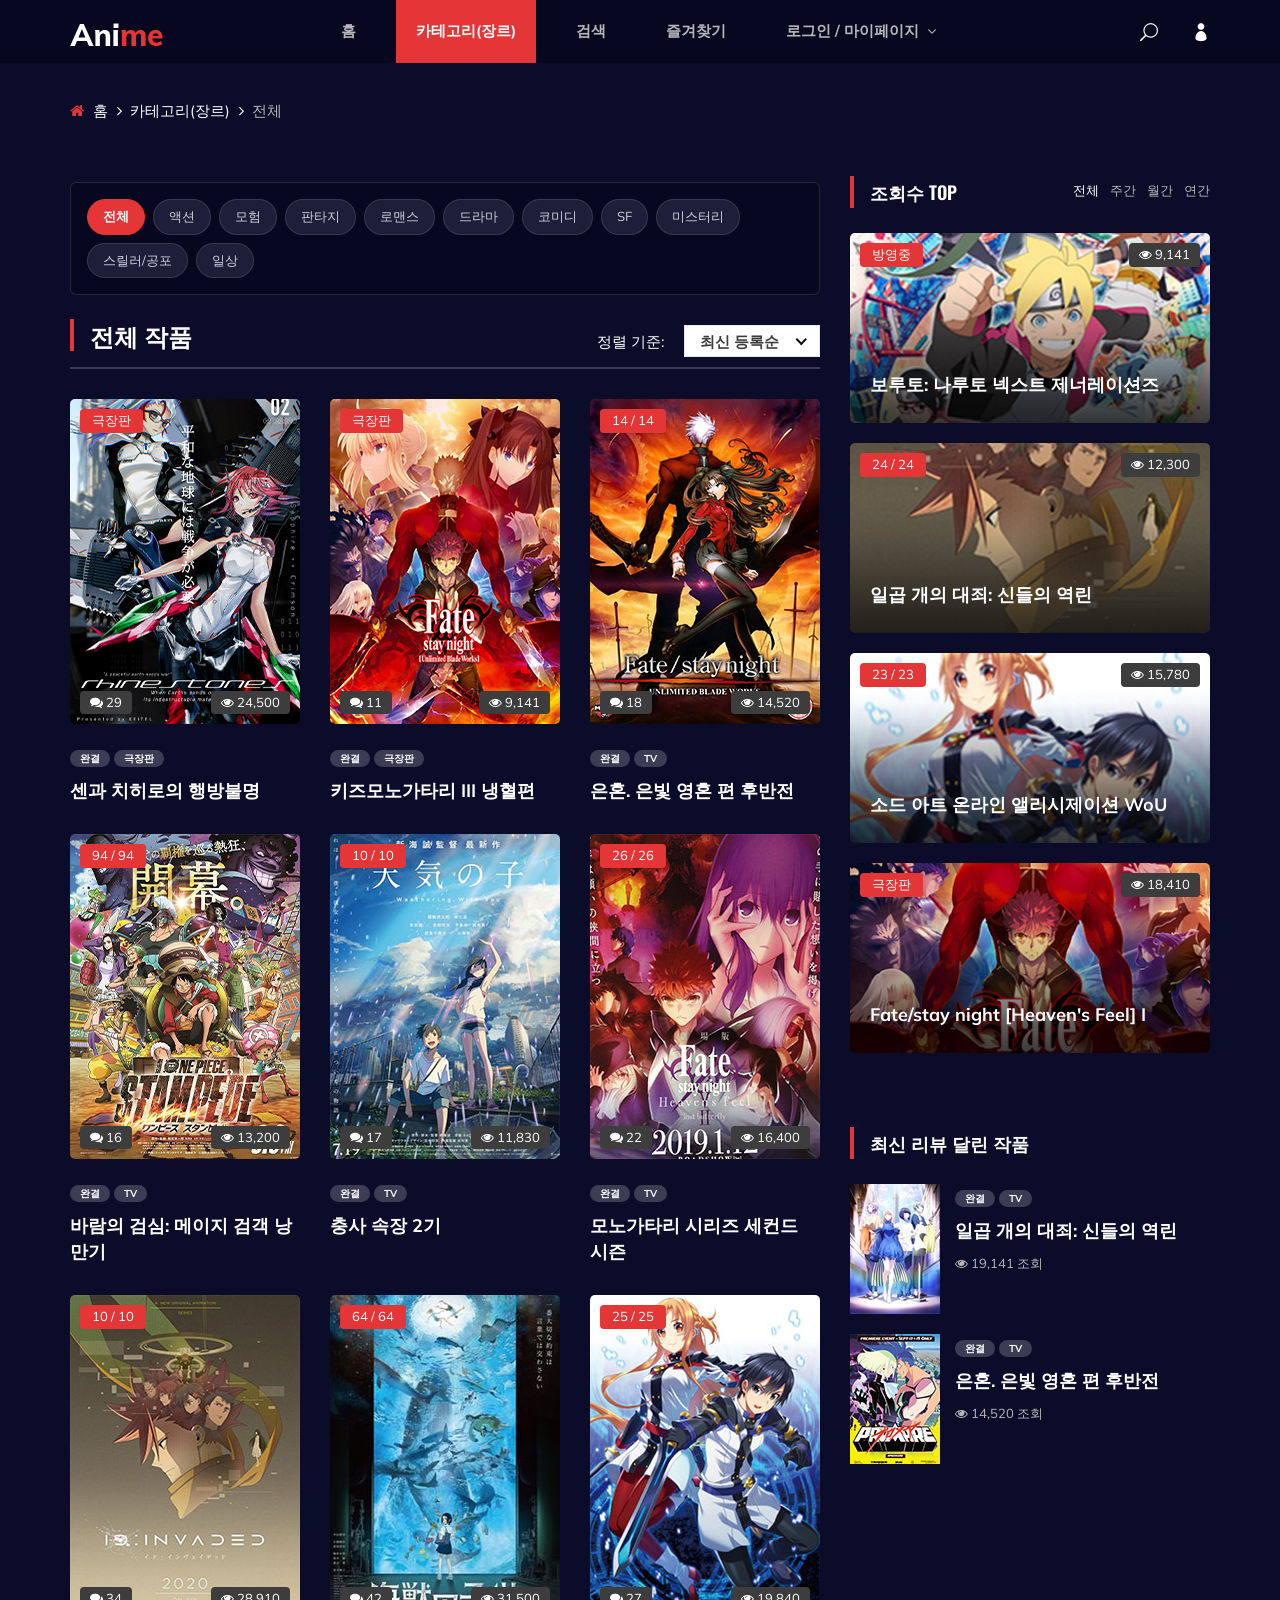
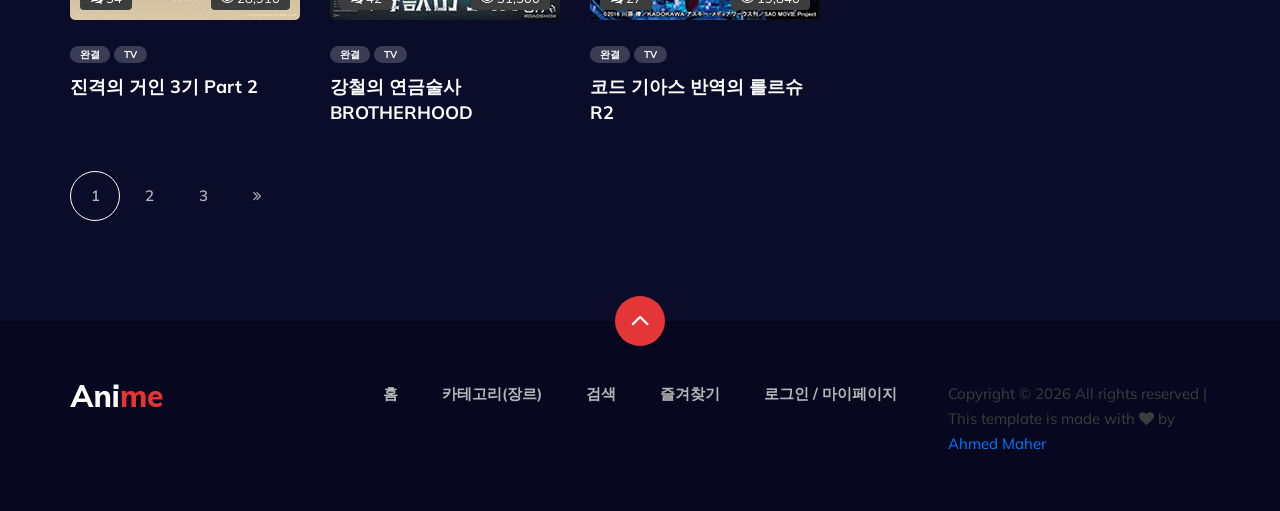
<file: Frontend/categories.html>
<!DOCTYPE html>
<html lang="ko">

<head>
    <meta charset="UTF-8">
    <meta name="description" content="Anime Template">
    <meta name="keywords" content="Anime, unica, creative, html">
    <meta name="viewport" content="width=device-width, initial-scale=1.0">
    <meta http-equiv="X-UA-Compatible" content="ie=edge">
    <title>Anime | 카테고리(장르)</title>

    <!-- Google Font -->
    <link href="https://fonts.googleapis.com/css2?family=Oswald:wght@300;400;500;600;700&display=swap" rel="stylesheet">
    <link href="https://fonts.googleapis.com/css2?family=Mulish:wght@300;400;500;600;700;800;900&display=swap" rel="stylesheet">

    <!-- Css Styles -->
    <link rel="stylesheet" href="css/bootstrap.min.css" type="text/css">
    <link rel="stylesheet" href="css/font-awesome.min.css" type="text/css">
    <link rel="stylesheet" href="css/elegant-icons.css" type="text/css">
    <link rel="stylesheet" href="css/plyr.css" type="text/css">
    <link rel="stylesheet" href="css/nice-select.css" type="text/css">
    <link rel="stylesheet" href="css/owl.carousel.min.css" type="text/css">
    <link rel="stylesheet" href="css/slicknav.min.css" type="text/css">
    <link rel="stylesheet" href="css/style.css" type="text/css">

    <style>
        .genre-tab-bar {
            display: flex;
            flex-wrap: wrap;
            gap: 8px;
            background: #070720;
            border: 1px solid rgba(255, 255, 255, 0.12);
            border-radius: 6px;
            padding: 16px;
            margin-bottom: 30px;
        }

            .genre-tab-bar a {
                display: inline-block;
                padding: 7px 15px;
                background: #1d1e39;
                border: 1px solid rgba(255, 255, 255, 0.12);
                border-radius: 20px;
                color: #d0d0e0;
                font-size: 13px;
                transition: all 0.2s;
            }

                .genre-tab-bar a:hover {
                    border-color: #e53637;
                    color: #ffffff;
                }

                .genre-tab-bar a.active {
                    background: #e53637;
                    border-color: #e53637;
                    color: #ffffff;
                    font-weight: 700;
                }
    </style>
</head>

<body>
    <!-- Page Preloder -->
    <div id="preloder">
        <div class="loader"></div>
    </div>

    <!-- Header Section Begin -->
    <header class="header">
        <div class="container">
            <div class="row">
                <div class="col-lg-2">
                    <div class="header__logo">
                        <a href="./index.html">
                            <img src="img/logo.png" alt="Logo">
                        </a>
                    </div>
                </div>
                <div class="col-lg-8">
                    <div class="header__nav">
                        <nav class="header__menu mobile-menu">
                            <ul>
                                <li><a href="./index.html">홈</a></li>
                                <li class="active"><a href="./categories.html">카테고리(장르)</a></li>
                                <li><a href="../php/FB_searchSQL.php">검색</a></li>
                                <li><a href="../php/FB_favorites.php">즐겨찾기</a></li>
                                <li>
                                    <a href="./login.html">로그인 / 마이페이지 <span class="arrow_carrot-down"></span></a>
                                    <ul class="dropdown">
                                        <li><a href="./login.html">로그인</a></li>
                                        <li><a href="../php/FB_signup.php">회원가입</a></li>
                                    </ul>
                                </li>
                            </ul>
                        </nav>
                    </div>
                </div>
                <div class="col-lg-2">
                    <div class="header__right">
                        <a href="#" class="search-switch" title="빠른 검색"><span class="icon_search"></span></a>
                        <a href="./login.html" title="로그인 / 마이페이지"><span class="icon_profile"></span></a>
                    </div>
                </div>
            </div>
            <div id="mobile-menu-wrap"></div>
        </div>
    </header>
    <!-- Header End -->
    <!-- Breadcrumb Begin -->
    <div class="breadcrumb-option">
        <div class="container">
            <div class="row">
                <div class="col-lg-12">
                    <div class="breadcrumb__links">
                        <a href="./index.html"><i class="fa fa-home"></i> 홈</a>
                        <a href="./categories.html">카테고리(장르)</a>
                        <span id="breadcrumb-genre">전체</span>
                    </div>
                </div>
            </div>
        </div>
    </div>
    <!-- Breadcrumb End -->
    <!-- Product Section Begin -->
    <section class="product-page spad">
        <div class="container">
            <div class="row">
                <div class="col-lg-8">
                    <div class="product__page__content">
                        <!-- 장르 선택 탭 바 ($_GET['genre'] 파라미터 전달) -->
                        <div class="genre-tab-bar" id="genre-tab-bar">
                            <a href="./categories.html" data-genre="">전체</a>
                            <a href="./categories.html?genre=Action" data-genre="Action">액션</a>
                            <a href="./categories.html?genre=Adventure" data-genre="Adventure">모험</a>
                            <a href="./categories.html?genre=Fantasy" data-genre="Fantasy">판타지</a>
                            <a href="./categories.html?genre=Romance" data-genre="Romance">로맨스</a>
                            <a href="./categories.html?genre=Drama" data-genre="Drama">드라마</a>
                            <a href="./categories.html?genre=Comedy" data-genre="Comedy">코미디</a>
                            <a href="./categories.html?genre=Sci-Fi" data-genre="Sci-Fi">SF</a>
                            <a href="./categories.html?genre=Mystery" data-genre="Mystery">미스터리</a>
                            <a href="./categories.html?genre=Thriller" data-genre="Thriller">스릴러/공포</a>
                            <a href="./categories.html?genre=Slice of Life" data-genre="Slice of Life">일상</a>
                        </div>

                        <div class="product__page__title">
                            <div class="row">
                                <div class="col-lg-7 col-md-7 col-sm-6">
                                    <div class="section-title">
                                        <h4 id="category-heading">전체 작품</h4>
                                    </div>
                                </div>
                                <div class="col-lg-5 col-md-5 col-sm-6">
                                    <div class="product__page__filter">
                                        <p>정렬 기준:</p>
                                        <select id="sort-select" name="sort">
                                            <option value="latest">최신 등록순</option>
                                            <option value="popular">조회수순</option>
                                            <option value="title">제목순 (가나다)</option>
                                        </select>
                                    </div>
                                </div>
                            </div>
                        </div>

                        <!-- [BACKEND] 선택된 $_GET['genre'] 및 $_GET['sort'] 조건으로 DB 조회 후 반복 출력 -->
                        <div class="row">
                            <div class="col-lg-4 col-md-6 col-sm-6">
                                <div class="product__item">
                                    <div class="product__item__pic set-bg" data-setbg="img/popular/popular-1.jpg">
                                        <div class="ep">극장판</div>
                                        <div class="comment"><i class="fa fa-comments"></i> 29</div>
                                        <div class="view"><i class="fa fa-eye"></i> 24,500</div>
                                    </div>
                                    <div class="product__item__text">
                                        <ul>
                                            <li>완결</li>
                                            <li>극장판</li>
                                        </ul>
                                        <h5><a href="../php/FB_animeDetail.php?id=13">센과 치히로의 행방불명</a></h5>
                                    </div>
                                </div>
                            </div>
                            <div class="col-lg-4 col-md-6 col-sm-6">
                                <div class="product__item">
                                    <div class="product__item__pic set-bg" data-setbg="img/popular/popular-2.jpg">
                                        <div class="ep">극장판</div>
                                        <div class="comment"><i class="fa fa-comments"></i> 11</div>
                                        <div class="view"><i class="fa fa-eye"></i> 9,141</div>
                                    </div>
                                    <div class="product__item__text">
                                        <ul>
                                            <li>완결</li>
                                            <li>극장판</li>
                                        </ul>
                                        <h5><a href="../php/FB_animeDetail.php?id=21">키즈모노가타리 III 냉혈편</a></h5>
                                    </div>
                                </div>
                            </div>
                            <div class="col-lg-4 col-md-6 col-sm-6">
                                <div class="product__item">
                                    <div class="product__item__pic set-bg" data-setbg="img/popular/popular-3.jpg">
                                        <div class="ep">14 / 14</div>
                                        <div class="comment"><i class="fa fa-comments"></i> 18</div>
                                        <div class="view"><i class="fa fa-eye"></i> 14,520</div>
                                    </div>
                                    <div class="product__item__text">
                                        <ul>
                                            <li>완결</li>
                                            <li>TV</li>
                                        </ul>
                                        <h5><a href="../php/FB_animeDetail.php?id=20">은혼. 은빛 영혼 편 후반전</a></h5>
                                    </div>
                                </div>
                            </div>
                            <div class="col-lg-4 col-md-6 col-sm-6">
                                <div class="product__item">
                                    <div class="product__item__pic set-bg" data-setbg="img/popular/popular-4.jpg">
                                        <div class="ep">94 / 94</div>
                                        <div class="comment"><i class="fa fa-comments"></i> 16</div>
                                        <div class="view"><i class="fa fa-eye"></i> 13,200</div>
                                    </div>
                                    <div class="product__item__text">
                                        <ul>
                                            <li>완결</li>
                                            <li>TV</li>
                                        </ul>
                                        <h5><a href="../php/FB_animeDetail.php?id=22">바람의 검심: 메이지 검객 낭만기</a></h5>
                                    </div>
                                </div>
                            </div>
                            <div class="col-lg-4 col-md-6 col-sm-6">
                                <div class="product__item">
                                    <div class="product__item__pic set-bg" data-setbg="img/popular/popular-5.jpg">
                                        <div class="ep">10 / 10</div>
                                        <div class="comment"><i class="fa fa-comments"></i> 17</div>
                                        <div class="view"><i class="fa fa-eye"></i> 11,830</div>
                                    </div>
                                    <div class="product__item__text">
                                        <ul>
                                            <li>완결</li>
                                            <li>TV</li>
                                        </ul>
                                        <h5><a href="../php/FB_animeDetail.php?id=14">충사 속장 2기</a></h5>
                                    </div>
                                </div>
                            </div>
                            <div class="col-lg-4 col-md-6 col-sm-6">
                                <div class="product__item">
                                    <div class="product__item__pic set-bg" data-setbg="img/popular/popular-6.jpg">
                                        <div class="ep">26 / 26</div>
                                        <div class="comment"><i class="fa fa-comments"></i> 22</div>
                                        <div class="view"><i class="fa fa-eye"></i> 16,400</div>
                                    </div>
                                    <div class="product__item__text">
                                        <ul>
                                            <li>완결</li>
                                            <li>TV</li>
                                        </ul>
                                        <h5><a href="../php/FB_animeDetail.php?id=15">모노가타리 시리즈 세컨드 시즌</a></h5>
                                    </div>
                                </div>
                            </div>
                            <div class="col-lg-4 col-md-6 col-sm-6">
                                <div class="product__item">
                                    <div class="product__item__pic set-bg" data-setbg="img/trending/trend-3.jpg">
                                        <div class="ep">10 / 10</div>
                                        <div class="comment"><i class="fa fa-comments"></i> 34</div>
                                        <div class="view"><i class="fa fa-eye"></i> 28,910</div>
                                    </div>
                                    <div class="product__item__text">
                                        <ul>
                                            <li>완결</li>
                                            <li>TV</li>
                                        </ul>
                                        <h5><a href="../php/FB_animeDetail.php?id=3">진격의 거인 3기 Part 2</a></h5>
                                    </div>
                                </div>
                            </div>
                            <div class="col-lg-4 col-md-6 col-sm-6">
                                <div class="product__item">
                                    <div class="product__item__pic set-bg" data-setbg="img/trending/trend-4.jpg">
                                        <div class="ep">64 / 64</div>
                                        <div class="comment"><i class="fa fa-comments"></i> 42</div>
                                        <div class="view"><i class="fa fa-eye"></i> 31,500</div>
                                    </div>
                                    <div class="product__item__text">
                                        <ul>
                                            <li>완결</li>
                                            <li>TV</li>
                                        </ul>
                                        <h5><a href="../php/FB_animeDetail.php?id=4">강철의 연금술사 BROTHERHOOD</a></h5>
                                    </div>
                                </div>
                            </div>
                            <div class="col-lg-4 col-md-6 col-sm-6">
                                <div class="product__item">
                                    <div class="product__item__pic set-bg" data-setbg="img/trending/trend-6.jpg">
                                        <div class="ep">25 / 25</div>
                                        <div class="comment"><i class="fa fa-comments"></i> 27</div>
                                        <div class="view"><i class="fa fa-eye"></i> 19,840</div>
                                    </div>
                                    <div class="product__item__text">
                                        <ul>
                                            <li>완결</li>
                                            <li>TV</li>
                                        </ul>
                                        <h5><a href="../php/FB_animeDetail.php?id=6">코드 기아스 반역의 를르슈 R2</a></h5>
                                    </div>
                                </div>
                            </div>
                        </div>
                    </div>

                    <div class="product__pagination">
                        <a href="#" class="current-page">1</a>
                        <a href="#">2</a>
                        <a href="#">3</a>
                        <a href="#"><i class="fa fa-angle-double-right"></i></a>
                    </div>
                </div>

                <!-- 우측 사이드바 -->
                <div class="col-lg-4 col-md-6 col-sm-8">
                    <div class="product__sidebar">
                        <div class="product__sidebar__view">
                            <div class="section-title">
                                <h5>조회수 TOP</h5>
                            </div>
                            <ul class="filter__controls">
                                <li class="active" data-filter="*">전체</li>
                                <li data-filter=".week">주간</li>
                                <li data-filter=".month">월간</li>
                                <li data-filter=".years">연간</li>
                            </ul>
                            <div class="filter__gallery">
                                <div class="product__sidebar__view__item set-bg mix day years" data-setbg="img/sidebar/tv-1.jpg">
                                    <div class="ep">방영중</div>
                                    <div class="view"><i class="fa fa-eye"></i> 9,141</div>
                                    <h5><a href="../php/FB_animeDetail.php?id=16">보루토: 나루토 넥스트 제너레이션즈</a></h5>
                                </div>
                                <div class="product__sidebar__view__item set-bg mix month week" data-setbg="img/sidebar/tv-2.jpg">
                                    <div class="ep">24 / 24</div>
                                    <div class="view"><i class="fa fa-eye"></i> 12,300</div>
                                    <h5><a href="../php/FB_animeDetail.php?id=1">일곱 개의 대죄: 신들의 역린</a></h5>
                                </div>
                                <div class="product__sidebar__view__item set-bg mix week years" data-setbg="img/sidebar/tv-3.jpg">
                                    <div class="ep">23 / 23</div>
                                    <div class="view"><i class="fa fa-eye"></i> 15,780</div>
                                    <h5><a href="../php/FB_animeDetail.php?id=17">소드 아트 온라인 앨리시제이션 WoU</a></h5>
                                </div>
                                <div class="product__sidebar__view__item set-bg mix years month" data-setbg="img/sidebar/tv-4.jpg">
                                    <div class="ep">극장판</div>
                                    <div class="view"><i class="fa fa-eye"></i> 18,410</div>
                                    <h5><a href="../php/FB_animeDetail.php?id=18">Fate/stay night [Heaven's Feel] I</a></h5>
                                </div>
                            </div>
                        </div>

                        <div class="product__sidebar__comment">
                            <div class="section-title">
                                <h5>최신 리뷰 달린 작품</h5>
                            </div>
                            <div class="product__sidebar__comment__item">
                                <div class="product__sidebar__comment__item__pic">
                                    <img src="img/sidebar/comment-1.jpg" alt="">
                                </div>
                                <div class="product__sidebar__comment__item__text">
                                    <ul>
                                        <li>완결</li>
                                        <li>TV</li>
                                    </ul>
                                    <h5><a href="../php/FB_animeDetail.php?id=1">일곱 개의 대죄: 신들의 역린</a></h5>
                                    <span><i class="fa fa-eye"></i> 19,141 조회</span>
                                </div>
                            </div>
                            <div class="product__sidebar__comment__item">
                                <div class="product__sidebar__comment__item__pic">
                                    <img src="img/sidebar/comment-2.jpg" alt="">
                                </div>
                                <div class="product__sidebar__comment__item__text">
                                    <ul>
                                        <li>완결</li>
                                        <li>TV</li>
                                    </ul>
                                    <h5><a href="../php/FB_animeDetail.php?id=20">은혼. 은빛 영혼 편 후반전</a></h5>
                                    <span><i class="fa fa-eye"></i> 14,520 조회</span>
                                </div>
                            </div>
                        </div>
                    </div>
                </div>
            </div>
        </div>
    </section>
    <!-- Product Section End -->
    <!-- Footer Section Begin -->
    <footer class="footer">
        <div class="page-up">
            <a href="#" id="scrollToTopButton"><span class="arrow_carrot-up"></span></a>
        </div>
        <div class="container">
            <div class="row">
                <div class="col-lg-3">
                    <div class="footer__logo">
                        <a href="./index.html"><img src="img/logo.png" alt="Logo"></a>
                    </div>
                </div>
                <div class="col-lg-6">
                    <div class="footer__nav">
                        <ul>
                            <li><a href="./index.html">홈</a></li>
                            <li><a href="./categories.html">카테고리(장르)</a></li>
                            <li><a href="../php/FB_searchSQL.php">검색</a></li>
                            <li><a href="../php/FB_favorites.php">즐겨찾기</a></li>
                            <li><a href="./login.html">로그인 / 마이페이지</a></li>
                        </ul>
                    </div>
                </div>
                <div class="col-lg-3">
                    <p>
                        Copyright &copy;
                        <script>document.write(new Date().getFullYear());</script> All rights reserved | This template is made with <i class="fa fa-heart" aria-hidden="true"></i> by <a href="https://ahmedmaher-portfolio.vercel.app/" target="_blank">Ahmed Maher</a>
                    </p>
                </div>
            </div>
        </div>
    </footer>
    <!-- Footer Section End -->
    <!-- Search model Begin -->
    <div class="search-model">
        <div class="h-100 d-flex align-items-center justify-content-center">
            <div class="search-close-switch"><i class="icon_close"></i></div>
            <form action="../php/FB_searchSQL.php" method="GET" class="search-model-form">
                <input type="text" name="anime_name" id="search-input" placeholder="작품 제목을 입력하세요..." autocomplete="off">
            </form>
        </div>
    </div>
    <!-- Search model end -->
    <!-- Js Plugins -->
    <script src="js/jquery-3.3.1.min.js"></script>
    <script src="js/bootstrap.min.js"></script>
    <script src="js/player.js"></script>
    <script src="js/jquery.nice-select.min.js"></script>
    <script src="js/mixitup.min.js"></script>
    <script src="js/jquery.slicknav.js"></script>
    <script src="js/owl.carousel.min.js"></script>
    <script src="js/main.js"></script>

    <!-- 선택된 장르 탭 활성화 및 제목 반영 스크립트 -->
    <script>
                (function () {
                    const urlParams = new URLSearchParams(window.location.search);
                    const selectedGenre = urlParams.get('genre') || '';
                    const genreNameMap = {
                        '': '전체',
                        'Action': '액션',
                        'Adventure': '모험',
                        'Fantasy': '판타지',
                        'Romance': '로맨스',
                        'Drama': '드라마',
                        'Comedy': '코미디',
                        'Sci-Fi': 'SF',
                        'Mystery': '미스터리',
                        'Thriller': '스릴러/공포',
                        'Slice of Life': '일상'
                    };

                    const label = genreNameMap[selectedGenre] || selectedGenre;
                    document.getElementById('breadcrumb-genre').textContent = label;
                    document.getElementById('category-heading').textContent = label + ' 작품';

                    document.querySelectorAll('#genre-tab-bar a').forEach(link => {
                        if (link.getAttribute('data-genre') === selectedGenre) {
                            link.classList.add('active');
                        }
                    });
                })();
    </script>

</body>

</html>
</file>
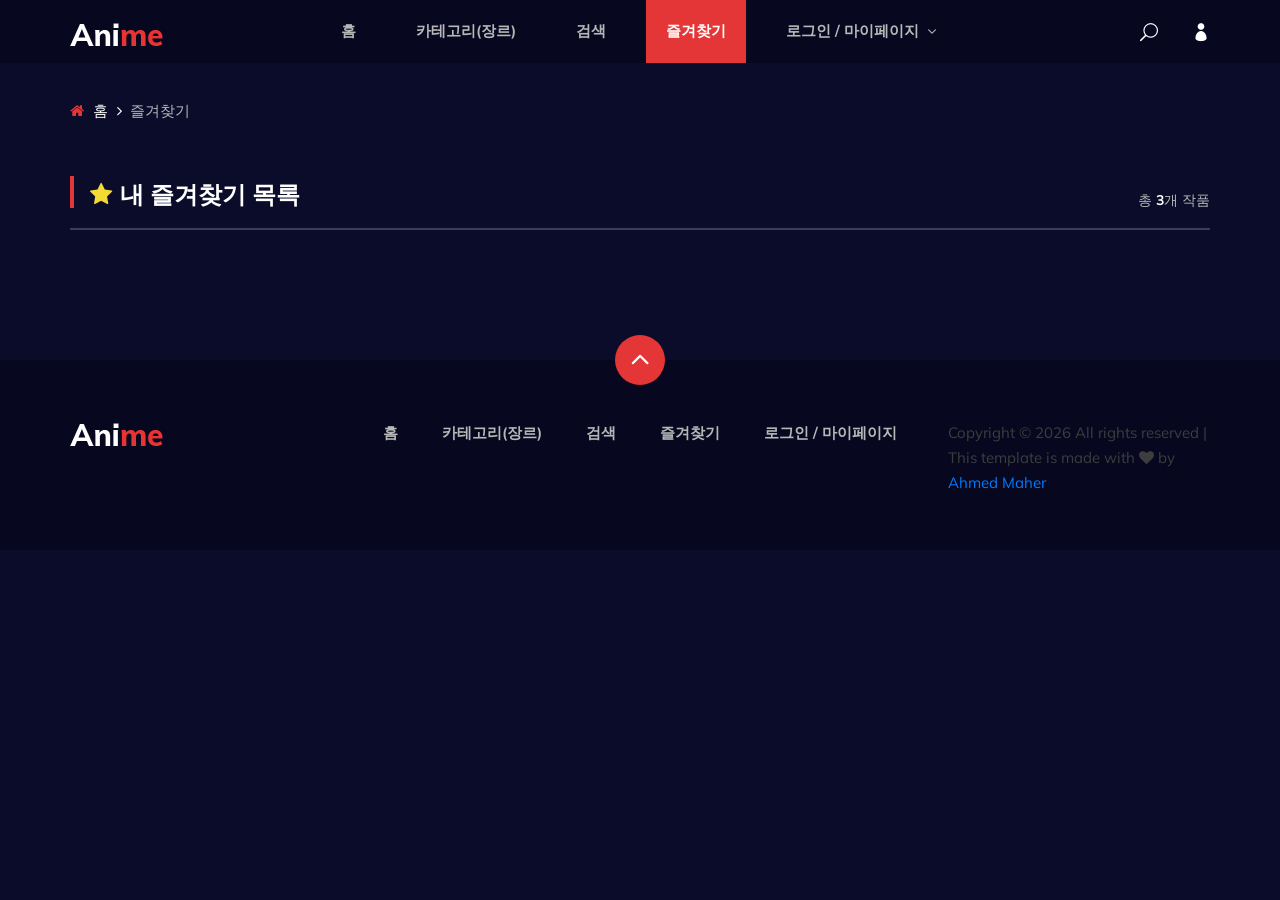
<file: Frontend/favorites.html>
<!DOCTYPE html>
<html lang="ko">

<head>
    <meta charset="UTF-8">
    <meta name="description" content="Anime Template">
    <meta name="keywords" content="Anime, unica, creative, html">
    <meta name="viewport" content="width=device-width, initial-scale=1.0">
    <meta http-equiv="X-UA-Compatible" content="ie=edge">
    <title>Anime | 내 즐겨찾기</title>

    <!-- Google Font -->
    <link href="https://fonts.googleapis.com/css2?family=Oswald:wght@300;400;500;600;700&display=swap" rel="stylesheet">
    <link href="https://fonts.googleapis.com/css2?family=Mulish:wght@300;400;500;600;700;800;900&display=swap" rel="stylesheet">

    <!-- Css Styles -->
    <link rel="stylesheet" href="css/bootstrap.min.css" type="text/css">
    <link rel="stylesheet" href="css/font-awesome.min.css" type="text/css">
    <link rel="stylesheet" href="css/elegant-icons.css" type="text/css">
    <link rel="stylesheet" href="css/plyr.css" type="text/css">
    <link rel="stylesheet" href="css/nice-select.css" type="text/css">
    <link rel="stylesheet" href="css/owl.carousel.min.css" type="text/css">
    <link rel="stylesheet" href="css/slicknav.min.css" type="text/css">
    <link rel="stylesheet" href="css/style.css" type="text/css">

    <style>
        .fav-star-badge {
            position: absolute;
            top: 10px;
            right: 10px;
            background: rgba(11, 12, 42, 0.85);
            border: 1px solid rgba(243, 218, 53, 0.6);
            color: #f3da35;
            border-radius: 20px;
            padding: 4px 10px;
            font-size: 12px;
            font-weight: 600;
            cursor: pointer;
            transition: all 0.2s;
            z-index: 2;
        }

            .fav-star-badge:hover {
                background: #e53637;
                border-color: #e53637;
                color: #ffffff;
            }

        .fav-empty-box {
            background: #070720;
            border: 1px dashed rgba(255, 255, 255, 0.2);
            border-radius: 6px;
            padding: 60px 20px;
            text-align: center;
            margin-top: 10px;
        }

            .fav-empty-box i {
                font-size: 40px;
                color: #f3da35;
                margin-bottom: 15px;
            }

            .fav-empty-box p {
                color: #b7b7b7;
                margin-bottom: 20px;
                font-size: 15px;
            }
    </style>
</head>

<body>
    <!-- Page Preloder -->
    <div id="preloder">
        <div class="loader"></div>
    </div>

    <!-- Header Section Begin -->
    <header class="header">
        <div class="container">
            <div class="row">
                <div class="col-lg-2">
                    <div class="header__logo">
                        <a href="./index.html">
                            <img src="img/logo.png" alt="Logo">
                        </a>
                    </div>
                </div>
                <div class="col-lg-8">
                    <div class="header__nav">
                        <nav class="header__menu mobile-menu">
                            <ul>
                                <li><a href="./index.html">홈</a></li>
                                <li><a href="./categories.html">카테고리(장르)</a></li>
                                <li><a href="../php/FB_searchSQL.php">검색</a></li>
                                <li class="active"><a href="./favorites.html">즐겨찾기</a></li>
                                <li>
                                    <a href="./login.html">로그인 / 마이페이지 <span class="arrow_carrot-down"></span></a>
                                    <ul class="dropdown">
                                        <li><a href="./login.html">로그인</a></li>
                                        <li><a href="../php/FB_signup.php">회원가입</a></li>
                                    </ul>
                                </li>
                            </ul>
                        </nav>
                    </div>
                </div>
                <div class="col-lg-2">
                    <div class="header__right">
                        <a href="#" class="search-switch" title="빠른 검색"><span class="icon_search"></span></a>
                        <a href="./login.html" title="로그인 / 마이페이지"><span class="icon_profile"></span></a>
                    </div>
                </div>
            </div>
            <div id="mobile-menu-wrap"></div>
        </div>
    </header>
    <!-- Header End -->
    <!-- Breadcrumb Begin -->
    <div class="breadcrumb-option">
        <div class="container">
            <div class="row">
                <div class="col-lg-12">
                    <div class="breadcrumb__links">
                        <a href="./index.html"><i class="fa fa-home"></i> 홈</a>
                        <span>즐겨찾기</span>
                    </div>
                </div>
            </div>
        </div>
    </div>
    <!-- Breadcrumb End -->
    <!-- Favorites Section Begin -->
    <section class="product-page spad">
        <div class="container">
            <div class="row">
                <div class="col-lg-12">
                    <div class="product__page__content">
                        <div class="product__page__title">
                            <div class="row">
                                <div class="col-lg-8 col-md-8 col-sm-6">
                                    <div class="section-title">
                                        <h4><i class="fa fa-star" style="color: #f3da35; margin-right: 8px;"></i>내 즐겨찾기 목록</h4>
                                    </div>
                                </div>
                                <div class="col-lg-4 col-md-4 col-sm-6 text-right">
                                    <span id="fav-count-text" style="color: #b7b7b7; font-size: 14px; line-height: 36px;">
                                        총 <strong style="color: #ffffff;">3</strong>개 작품
                                    </span>
                                </div>
                            </div>
                        </div>

                        <!-- [BACKEND] PHP 변환 시 처리 흐름:
                             1. 비로그인 상태(!isset($_SESSION['user_id']))면 login.php로 이동시키거나 아래 .fav-empty-box 출력
                             2. 로그인 상태면 favorites 테이블과 작품 테이블을 JOIN하여 현재 유저가 즐겨찾기한 작품 목록 조회
                             3. 조회 결과가 0건이면 .fav-empty-box 출력, 1건 이상이면 아래 카드 반복 출력 -->
                        <div class="row" id="favorites-grid">
                            <!--
                            <div class="col-lg-3 col-md-4 col-sm-6 fav-card-item">
                                <div class="product__item">
                                    <div class="product__item__pic set-bg" data-setbg="img/trending/trend-1.jpg">
                                        <button type="button" class="fav-star-badge" title="즐겨찾기 해제">
                                            <i class="fa fa-star"></i> 해제
                                        </button>
                                        <div class="ep">24 / 24</div>
                                        <div class="comment"><i class="fa fa-comments"></i> 11</div>
                                        <div class="view"><i class="fa fa-eye"></i> 9,141</div>
                                    </div>
                                    <div class="product__item__text">
                                        <ul>
                                            <li>완결</li>
                                            <li>TV</li>
                                        </ul>
                                        <h5><a href="./anime-details.html?id=1">일곱 개의 대죄: 신들의 역린</a></h5>
                                    </div>
                                </div>
                            </div>

                            <div class="col-lg-3 col-md-4 col-sm-6 fav-card-item">
                                <div class="product__item">
                                    <div class="product__item__pic set-bg" data-setbg="img/trending/trend-3.jpg">
                                        <button type="button" class="fav-star-badge" title="즐겨찾기 해제">
                                            <i class="fa fa-star"></i> 해제
                                        </button>
                                        <div class="ep">10 / 10</div>
                                        <div class="comment"><i class="fa fa-comments"></i> 34</div>
                                        <div class="view"><i class="fa fa-eye"></i> 28,910</div>
                                    </div>
                                    <div class="product__item__text">
                                        <ul>
                                            <li>완결</li>
                                            <li>TV</li>
                                        </ul>
                                        <h5><a href="./anime-details.html?id=3">진격의 거인 3기 Part 2</a></h5>
                                    </div>
                                </div>
                            </div>

                            <div class="col-lg-3 col-md-4 col-sm-6 fav-card-item">
                                <div class="product__item">
                                    <div class="product__item__pic set-bg" data-setbg="img/trending/trend-4.jpg">
                                        <button type="button" class="fav-star-badge" title="즐겨찾기 해제">
                                            <i class="fa fa-star"></i> 해제
                                        </button>
                                        <div class="ep">64 / 64</div>
                                        <div class="comment"><i class="fa fa-comments"></i> 42</div>
                                        <div class="view"><i class="fa fa-eye"></i> 31,500</div>
                                    </div>
                                    <div class="product__item__text">
                                        <ul>
                                            <li>완결</li>
                                            <li>TV</li>
                                        </ul>
                                        <h5><a href="./anime-details.html?id=4">강철의 연금술사 BROTHERHOOD</a></h5>
                                    </div>
                                </div>
                            </div>-->
                        </div>

                            <!-- 즐겨찾기 목록이 비어 있을 때 표시되는 안내 박스 -->
                            <div id="fav-empty-box" class="fav-empty-box" style="display: none;">
                                <i class="fa fa-star-o"></i>
                                <p>아직 즐겨찾기한 작품이 없습니다.<br>작품 상세 페이지에서 별(★) 버튼을 눌러 관심 작품을 추가해보세요!</p>
                                <a href="../php/FB_searchSQL.php" class="site-btn">작품 둘러보기</a>
                            </div>
                        </div>
                </div>
            </div>
        </div>
    </section>
    <!-- Favorites Section End -->
    <!-- Footer Section Begin -->
    <footer class="footer">
        <div class="page-up">
            <a href="#" id="scrollToTopButton"><span class="arrow_carrot-up"></span></a>
        </div>
        <div class="container">
            <div class="row">
                <div class="col-lg-3">
                    <div class="footer__logo">
                        <a href="./index.html"><img src="img/logo.png" alt="Logo"></a>
                    </div>
                </div>
                <div class="col-lg-6">
                    <div class="footer__nav">
                        <ul>
                            <li><a href="./index.html">홈</a></li>
                            <li><a href="./categories.html">카테고리(장르)</a></li>
                            <li><a href="../php/FB_searchSQL.php">검색</a></li>
                            <li><a href="./favorites.html">즐겨찾기</a></li>
                            <li><a href="./login.html">로그인 / 마이페이지</a></li>
                        </ul>
                    </div>
                </div>
                <div class="col-lg-3">
                    <p>
                        Copyright &copy;
                        <script>document.write(new Date().getFullYear());</script> All rights reserved | This template is made with <i class="fa fa-heart" aria-hidden="true"></i> by <a href="https://ahmedmaher-portfolio.vercel.app/" target="_blank">Ahmed Maher</a>
                    </p>
                </div>
            </div>
        </div>
    </footer>
    <!-- Footer Section End -->
    <!-- Search model Begin -->
    <div class="search-model">
        <div class="h-100 d-flex align-items-center justify-content-center">
            <div class="search-close-switch"><i class="icon_close"></i></div>
            <form action="../php/FB_searchSQL.php" method="GET" class="search-model-form">
                <input type="text" name="anime_name" id="search-input" placeholder="작품 제목을 입력하세요..." autocomplete="off">
            </form>
        </div>
    </div>
    <!-- Search model end -->
    <!-- Js Plugins -->
    <script src="js/jquery-3.3.1.min.js"></script>
    <script src="js/bootstrap.min.js"></script>
    <script src="js/player.js"></script>
    <script src="js/jquery.nice-select.min.js"></script>
    <script src="js/mixitup.min.js"></script>
    <script src="js/jquery.slicknav.js"></script>
    <script src="js/owl.carousel.min.js"></script>
    <script src="js/main.js"></script>

    <!-- 즐겨찾기 해제 버튼 프론트 동작 -->
    <script>
                document.querySelectorAll('.fav-star-badge').forEach(btn => {
                    btn.addEventListener('click', function () {
                        if (!confirm('이 작품을 즐겨찾기에서 해제하시겠습니까?')) return;

                        // [BACKEND] PHP 연동 시 favorite_delete.php?anime_id=... 호출 또는 form submit 처리
                        const card = this.closest('.fav-card-item');
                        if (card) card.remove();

                        const remaining = document.querySelectorAll('.fav-card-item').length;
                        document.getElementById('fav-count-text').innerHTML =
                            '총 <strong style="color: #ffffff;">' + remaining + '</strong>개 작품';

                        if (remaining === 0) {
                            document.getElementById('fav-empty-box').style.display = 'block';
                        }
                    });
                });
    </script>

</body>

</html>
</file>
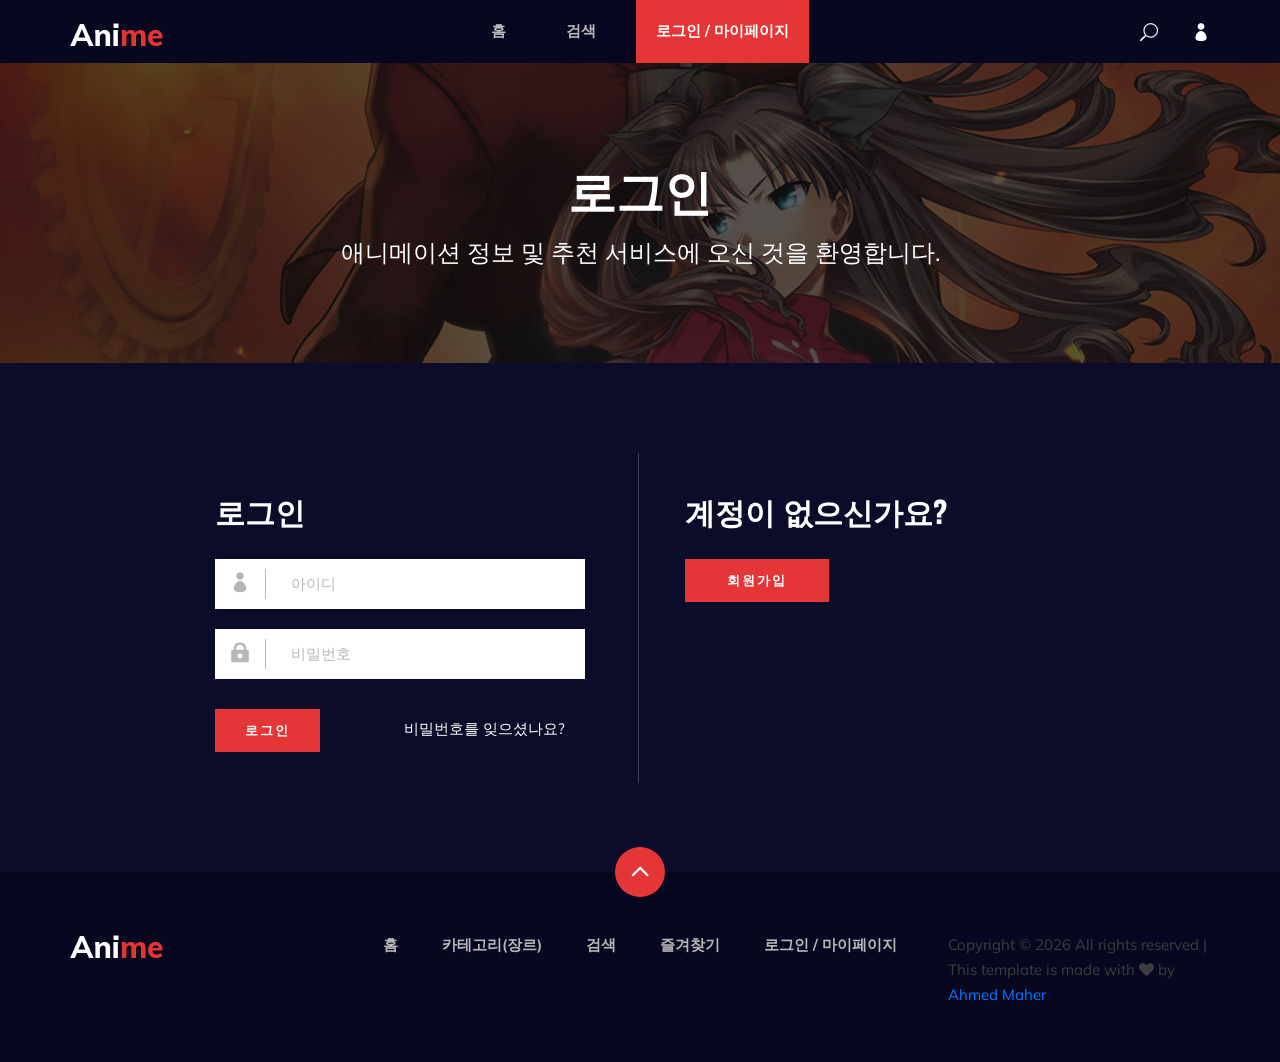
<file: Frontend/login.html>
<!DOCTYPE html>
<html lang="ko">

<head>
    <meta charset="UTF-8">
    <meta name="description" content="Anime Template">
    <meta name="keywords" content="Anime, unica, creative, html">
    <meta name="viewport" content="width=device-width, initial-scale=1.0">
    <meta http-equiv="X-UA-Compatible" content="ie=edge">
    <title>Anime | 로그인</title>

    <!-- Google Font -->
    <link href="https://fonts.googleapis.com/css2?family=Oswald:wght@300;400;500;600;700&display=swap" rel="stylesheet">
    <link href="https://fonts.googleapis.com/css2?family=Mulish:wght@300;400;500;600;700;800;900&display=swap" rel="stylesheet">

    <!-- Css Styles -->
    <link rel="stylesheet" href="css/bootstrap.min.css" type="text/css">
    <link rel="stylesheet" href="css/font-awesome.min.css" type="text/css">
    <link rel="stylesheet" href="css/elegant-icons.css" type="text/css">
    <link rel="stylesheet" href="css/plyr.css" type="text/css">
    <link rel="stylesheet" href="css/nice-select.css" type="text/css">
    <link rel="stylesheet" href="css/owl.carousel.min.css" type="text/css">
    <link rel="stylesheet" href="css/slicknav.min.css" type="text/css">
    <link rel="stylesheet" href="css/style.css" type="text/css">
</head>

<body>
    <!-- Page Preloder -->
    <div id="preloder">
        <div class="loader"></div>
    </div>

    <!-- Header Section Begin -->
    <header class="header">
        <div class="container">
            <div class="row">
                <div class="col-lg-2">
                    <div class="header__logo">
                        <a href="../php/FB_main.php">
                            <img src="img/logo.png" alt="Logo">
                        </a>
                    </div>
                </div>
                <div class="col-lg-8">
                    <div class="header__nav">
                        <nav class="header__menu mobile-menu">
                            <ul>
                                <li><a href="../php/FB_main.php">홈</a></li>
                                <li><a href="../php/FB_searchSQL.php">검색</a></li>
                                <li class="active">
                                    <a href="./login.html">로그인 / 마이페이지</a>
                                    <ul class="dropdown">
                                        <li><a href="./login.html">로그인</a></li>
                                        <li><a href="../php/FB_signup.php">회원가입</a></li>
                                    </ul>
                                </li>
                            </ul>
                        </nav>
                    </div>
                </div>
                <div class="col-lg-2">
                    <div class="header__right">
                        <a href="#" class="search-switch" title="빠른 검색"><span class="icon_search"></span></a>
                        <a href="./login.html" title="로그인 / 마이페이지"><span class="icon_profile"></span></a>
                    </div>
                </div>
            </div>
            <div id="mobile-menu-wrap"></div>
        </div>
    </header>
    <!-- Header End -->
    <!-- Normal Breadcrumb Begin -->
    <section class="normal-breadcrumb set-bg" data-setbg="img/normal-breadcrumb.jpg">
        <div class="container">
            <div class="row">
                <div class="col-lg-12 text-center">
                    <div class="normal__breadcrumb__text">
                        <h2>로그인</h2>
                        <p>애니메이션 정보 및 추천 서비스에 오신 것을 환영합니다.</p>
                    </div>
                </div>
            </div>
        </div>
    </section>
    <!-- Normal Breadcrumb End -->
    <!-- Login Section Begin -->
    <section class="login spad">
        <div class="container">
            <div class="row">
                <div class="col-lg-6">
                    <div class="login__form">
                        <h3>로그인</h3>
                        <!-- [BACKEND] action 경로를 실제 로그인 처리 PHP 파일명(예: login_process.php)으로 연결 -->
                        <form action="../php/loginSQL.php" method="POST">
                            <div class="input__item">
                                <input type="text" name="login_id" placeholder="아이디" required>
                                <span class="icon_profile"></span>
                            </div>
                            <div class="input__item">
                                <input type="password" name="password" placeholder="비밀번호" required>
                                <span class="icon_lock"></span>
                            </div>
                            <button type="submit" class="site-btn">로그인</button>
                        </form>
                        <a href="#" onclick="alert('비밀번호 찾기 기능은 추후 업데이트 예정입니다.'); return false;" class="forget_pass">비밀번호를 잊으셨나요?</a>
                    </div>
                </div>
                <div class="col-lg-6">
                    <div class="login__register">
                        <h3>계정이 없으신가요?</h3>
                        <a href="../php/FB_signup.php" class="primary-btn">회원가입</a>
                    </div>
                </div>
            </div>
        </div>
    </section>
    <!-- Login Section End -->
    <!-- Footer Section Begin -->
    <footer class="footer">
        <div class="page-up">
            <a href="#" id="scrollToTopButton"><span class="arrow_carrot-up"></span></a>
        </div>
        <div class="container">
            <div class="row">
                <div class="col-lg-3">
                    <div class="footer__logo">
                        <a href="../php/FB_main.php"><img src="img/logo.png" alt="Logo"></a>
                    </div>
                </div>
                <div class="col-lg-6">
                    <div class="footer__nav">
                        <ul>
                            <li><a href="../php/FB_main.php">홈</a></li>
                            <li><a href="./categories.html">카테고리(장르)</a></li>
                            <li><a href="../php/FB_searchSQL.php">검색</a></li>
                            <li><a href="../php/FB_favorites.php">즐겨찾기</a></li>
                            <li><a href="./login.html">로그인 / 마이페이지</a></li>
                        </ul>
                    </div>
                </div>
                <div class="col-lg-3">
                    <p>
                        Copyright &copy;
                        <script>document.write(new Date().getFullYear());</script> All rights reserved | This template is made with <i class="fa fa-heart" aria-hidden="true"></i> by <a href="https://ahmedmaher-portfolio.vercel.app/" target="_blank">Ahmed Maher</a>
                    </p>
                </div>
            </div>
        </div>
    </footer>
    <!-- Footer Section End -->
    <!-- Search model Begin -->
    <div class="search-model">
        <div class="h-100 d-flex align-items-center justify-content-center">
            <div class="search-close-switch"><i class="icon_close"></i></div>
            <form action="../php/FB_searchSQL.php" method="GET" class="search-model-form">
                <input type="text" name="anime_name" id="search-input" placeholder="작품 제목을 입력하세요..." autocomplete="off">
            </form>
        </div>
    </div>
    <!-- Search model end -->
    <!-- Js Plugins -->
    <script src="js/jquery-3.3.1.min.js"></script>
    <script src="js/bootstrap.min.js"></script>
    <script src="js/player.js"></script>
    <script src="js/jquery.nice-select.min.js"></script>
    <script src="js/mixitup.min.js"></script>
    <script src="js/jquery.slicknav.js"></script>
    <script src="js/owl.carousel.min.js"></script>
    <script src="js/main.js"></script>

</body>

</html>
</file>
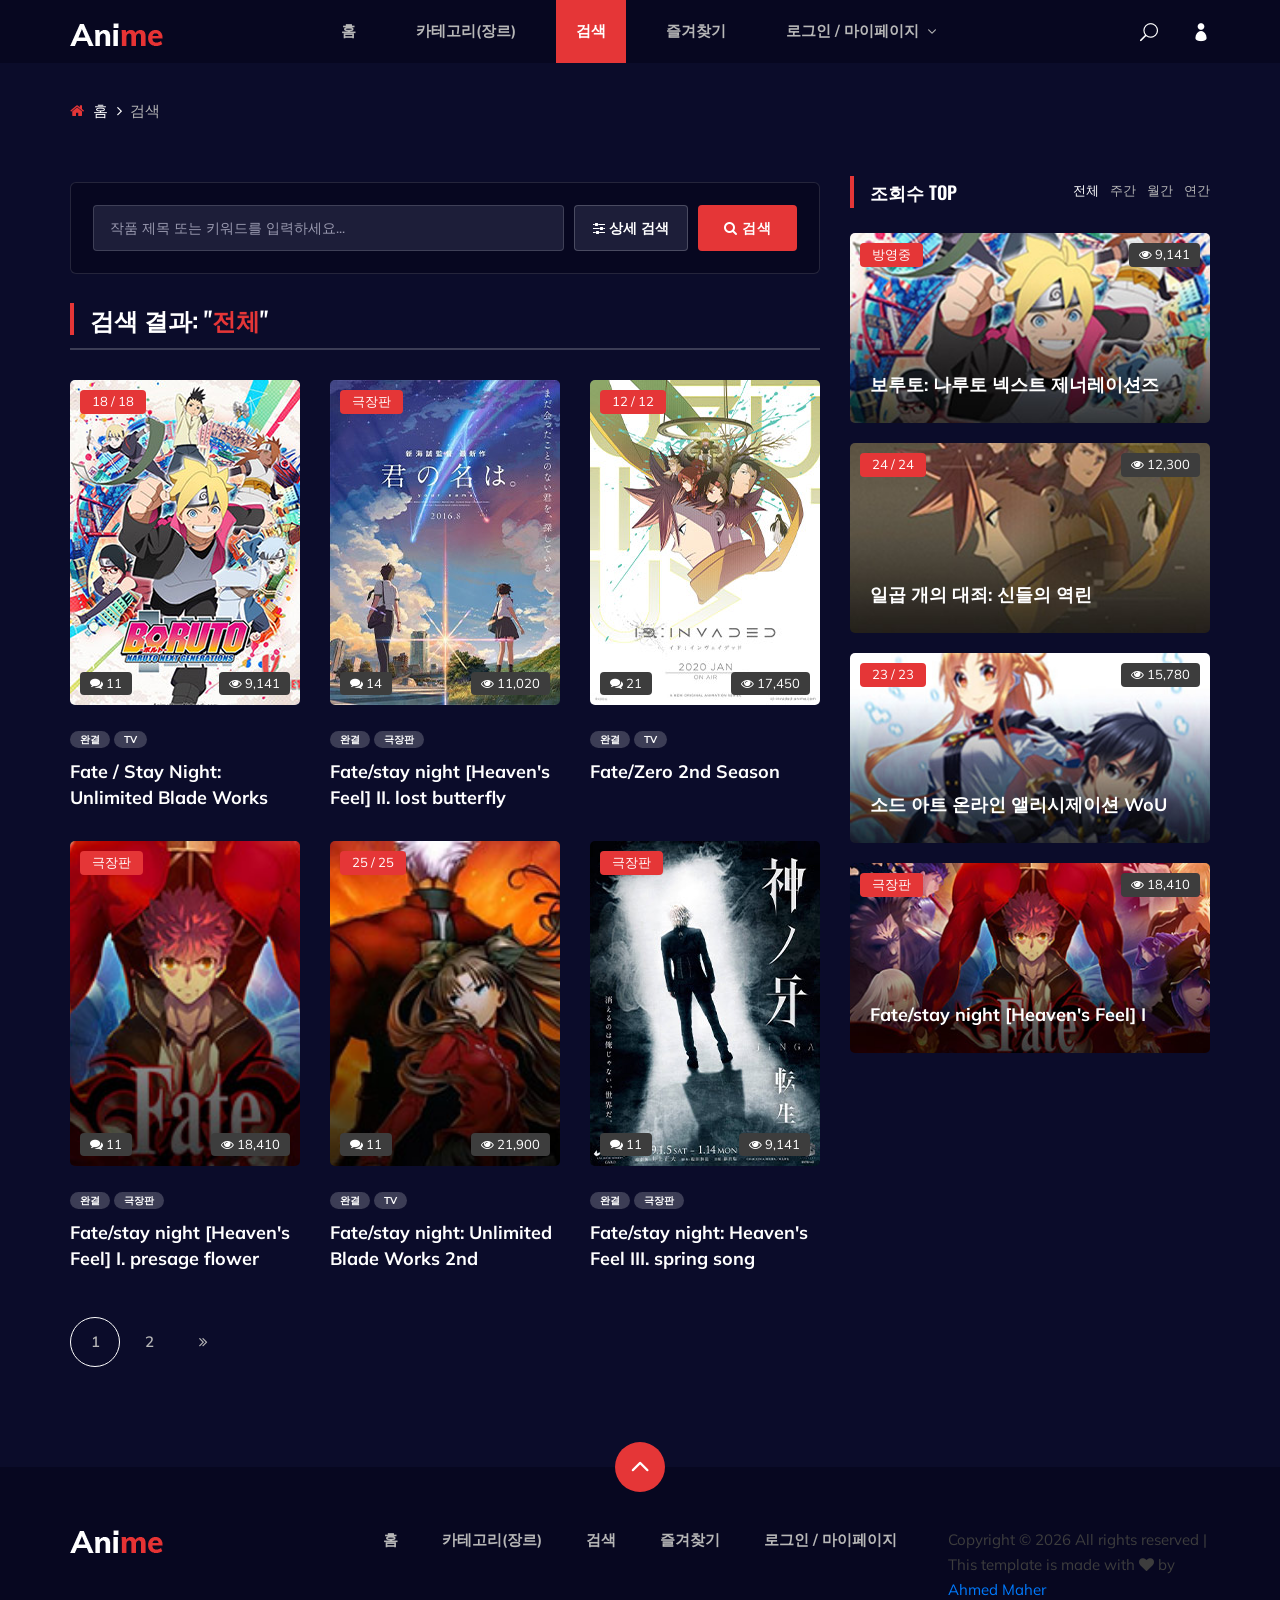
<file: Frontend/search-result.html>
<!DOCTYPE html>
<html lang="ko">

<head>
    <meta charset="UTF-8">
    <meta name="description" content="Anime Template">
    <meta name="keywords" content="Anime, unica, creative, html">
    <meta name="viewport" content="width=device-width, initial-scale=1.0">
    <meta http-equiv="X-UA-Compatible" content="ie=edge">
    <title>Anime | 검색</title>

    <!-- Google Font -->
    <link href="https://fonts.googleapis.com/css2?family=Oswald:wght@300;400;500;600;700&display=swap" rel="stylesheet">
    <link href="https://fonts.googleapis.com/css2?family=Mulish:wght@300;400;500;600;700;800;900&display=swap" rel="stylesheet">

    <!-- Css Styles -->
    <link rel="stylesheet" href="css/bootstrap.min.css" type="text/css">
    <link rel="stylesheet" href="css/font-awesome.min.css" type="text/css">
    <link rel="stylesheet" href="css/elegant-icons.css" type="text/css">
    <link rel="stylesheet" href="css/plyr.css" type="text/css">
    <link rel="stylesheet" href="css/nice-select.css" type="text/css">
    <link rel="stylesheet" href="css/owl.carousel.min.css" type="text/css">
    <link rel="stylesheet" href="css/slicknav.min.css" type="text/css">
    <link rel="stylesheet" href="css/style.css" type="text/css">

    <!-- AniDB 스타일 상세 검색 전용 스타일 -->
    <style>
        .anidb-search-box {
            background: #070720;
            border: 1px solid rgba(255, 255, 255, 0.12);
            border-radius: 6px;
            padding: 22px;
            margin-bottom: 35px;
        }

        .anidb-search-bar {
            display: flex;
            flex-wrap: wrap;
            gap: 10px;
        }

            .anidb-search-bar input[type="text"] {
                flex: 1;
                min-width: 200px;
                height: 46px;
                background: #1d1e39;
                border: 1px solid rgba(255, 255, 255, 0.15);
                border-radius: 4px;
                padding: 0 16px;
                color: #ffffff;
                font-size: 14px;
            }

                .anidb-search-bar input[type="text"]::placeholder {
                    color: #9a9ab0;
                }

                .anidb-search-bar input[type="text"]:focus {
                    outline: none;
                    border-color: #e53637;
                }

        .btn-filter-toggle {
            height: 46px;
            padding: 0 18px;
            background: #1d1e39;
            border: 1px solid rgba(255, 255, 255, 0.2);
            border-radius: 4px;
            color: #ffffff;
            font-size: 14px;
            font-weight: 600;
            cursor: pointer;
            transition: all 0.2s;
        }

            .btn-filter-toggle:hover,
            .btn-filter-toggle[aria-expanded="true"] {
                border-color: #e53637;
                color: #e53637;
            }

        .btn-search-submit {
            height: 46px;
            padding: 0 26px;
            background: #e53637;
            border: none;
            border-radius: 4px;
            color: #ffffff;
            font-size: 14px;
            font-weight: 700;
            letter-spacing: 0.5px;
            cursor: pointer;
            transition: background 0.2s;
        }

            .btn-search-submit:hover {
                background: #c92a2b;
            }

        .advanced-filter-panel {
            margin-top: 20px;
            padding-top: 20px;
            border-top: 1px solid rgba(255, 255, 255, 0.1);
        }

        .filter-group {
            margin-bottom: 18px;
        }

        .filter-group-label {
            display: block;
            color: #ffffff;
            font-size: 13px;
            font-weight: 700;
            margin-bottom: 10px;
            text-transform: uppercase;
            letter-spacing: 0.5px;
        }

            .filter-group-label span {
                color: #9a9ab0;
                font-weight: 400;
                font-size: 12px;
                margin-left: 6px;
            }

        .filter-chip-list {
            display: flex;
            flex-wrap: wrap;
            gap: 8px;
        }

        .filter-chip {
            margin: 0;
            cursor: pointer;
        }

            .filter-chip input {
                display: none;
            }

            .filter-chip span {
                display: inline-block;
                padding: 6px 13px;
                background: #1d1e39;
                border: 1px solid rgba(255, 255, 255, 0.12);
                border-radius: 20px;
                color: #d0d0e0;
                font-size: 13px;
                transition: all 0.2s;
                user-select: none;
            }

            .filter-chip input:checked + span {
                background: #e53637;
                border-color: #e53637;
                color: #ffffff;
                font-weight: 600;
            }

            .filter-chip:hover span {
                border-color: rgba(229, 54, 55, 0.6);
            }

        .year-range-inputs {
            display: flex;
            align-items: center;
            gap: 10px;
            max-width: 320px;
        }

            .year-range-inputs input[type="number"] {
                width: 100%;
                height: 40px;
                background: #1d1e39;
                border: 1px solid rgba(255, 255, 255, 0.15);
                border-radius: 4px;
                padding: 0 12px;
                color: #ffffff;
                font-size: 13px;
            }

                .year-range-inputs input[type="number"]:focus {
                    outline: none;
                    border-color: #e53637;
                }

            .year-range-inputs span {
                color: #9a9ab0;
                font-weight: 700;
            }

        .advanced-filter-actions {
            display: flex;
            justify-content: flex-end;
            gap: 10px;
            margin-top: 10px;
            padding-top: 15px;
            border-top: 1px dashed rgba(255, 255, 255, 0.1);
        }

        .btn-filter-reset {
            height: 40px;
            padding: 0 16px;
            background: transparent;
            border: 1px solid rgba(255, 255, 255, 0.25);
            border-radius: 4px;
            color: #b7b7b7;
            font-size: 13px;
            cursor: pointer;
        }

            .btn-filter-reset:hover {
                color: #ffffff;
                border-color: #ffffff;
            }

        .active-filter-summary {
            margin-top: 8px;
            font-size: 13px;
            color: #b7b7b7;
        }

            .active-filter-summary .badge-tag {
                display: inline-block;
                background: rgba(229, 54, 55, 0.18);
                border: 1px solid rgba(229, 54, 55, 0.45);
                color: #ff7b7c;
                padding: 2px 9px;
                border-radius: 12px;
                font-size: 12px;
                margin-right: 5px;
                margin-top: 4px;
            }
    </style>
</head>

<body>
    <!-- Page Preloder -->
    <div id="preloder">
        <div class="loader"></div>
    </div>

    <!-- Header Section Begin -->
    <header class="header">
        <div class="container">
            <div class="row">
                <div class="col-lg-2">
                    <div class="header__logo">
                        <a href="./index.html">
                            <img src="img/logo.png" alt="Logo">
                        </a>
                    </div>
                </div>
                <div class="col-lg-8">
                    <div class="header__nav">
                        <nav class="header__menu mobile-menu">
                            <ul>
                                <li><a href="./index.html">홈</a></li>
                                <li><a href="./categories.html">카테고리(장르)</a></li>
                                <li class="active"><a href="./search-result.html">검색</a></li>
                                <li><a href="./favorites.html">즐겨찾기</a></li>
                                <li>
                                    <a href="./login.html">로그인 / 마이페이지 <span class="arrow_carrot-down"></span></a>
                                    <ul class="dropdown">
                                        <li><a href="./login.html">로그인</a></li>
                                        <li><a href="./signup.html">회원가입</a></li>
                                    </ul>
                                </li>
                            </ul>
                        </nav>
                    </div>
                </div>
                <div class="col-lg-2">
                    <div class="header__right">
                        <a href="#" class="search-switch" title="빠른 검색"><span class="icon_search"></span></a>
                        <a href="./login.html" title="로그인 / 마이페이지"><span class="icon_profile"></span></a>
                    </div>
                </div>
            </div>
            <div id="mobile-menu-wrap"></div>
        </div>
    </header>
    <!-- Header End -->
    <!-- Breadcrumb Begin -->
    <div class="breadcrumb-option">
        <div class="container">
            <div class="row">
                <div class="col-lg-12">
                    <div class="breadcrumb__links">
                        <a href="./index.html"><i class="fa fa-home"></i> 홈</a>
                        <span>검색</span>
                    </div>
                </div>
            </div>
        </div>
    </div>
    <!-- Breadcrumb End -->
    <!-- Product Section Begin -->
    <section class="product-page spad">
        <div class="container">
            <div class="row">
                <div class="col-lg-8">
                    <div class="product__page__content">

                        <!-- AniDB 스타일 기본 + 상세 검색 영역 Begin -->
                        <div class="anidb-search-box">
                            <!-- [BACKEND] PHP 변환 시 action="search-result.php" 로 변경 -->
                            <form id="detail-search-form" action="../php/searchResult.php" method="GET">
                                <!-- 1. 기본 제목 검색줄 -->
                                <div class="anidb-search-bar">
                                    <input type="text" id="keyword" name="anime_name" placeholder="작품 제목 또는 키워드를 입력하세요..." autocomplete="off">
                                    <button type="button" id="toggle-filter-btn" class="btn-filter-toggle" data-toggle="collapse" data-target="#advanced-filter-box" aria-expanded="false" aria-controls="advanced-filter-box">
                                        <i class="fa fa-sliders"></i> 상세 검색
                                    </button>
                                    <button type="submit" class="btn-search-submit">
                                        <i class="fa fa-search"></i> 검색
                                    </button>
                                </div>

                                <!-- 2. 접이식 상세 검색 패널 -->
                                <div class="collapse" id="advanced-filter-box">
                                    <div class="advanced-filter-panel">
                                        <!-- 장르 / 태그 다중 선택 ($_GET['genres'] 배열로 전송) -->
                                        <!--
                                        <div class="filter-group">
                                            <label class="filter-group-label">장르 / 태그 <span>(복수 선택 가능)</span></label>
                                            <div class="filter-chip-list">
                                                <label class="filter-chip"><input type="checkbox" name="genres[]" value="Action"><span>액션 (Action)</span></label>
                                                <label class="filter-chip"><input type="checkbox" name="genres[]" value="Adventure"><span>모험 (Adventure)</span></label>
                                                <label class="filter-chip"><input type="checkbox" name="genres[]" value="Fantasy"><span>판타지 (Fantasy)</span></label>
                                                <label class="filter-chip"><input type="checkbox" name="genres[]" value="Romance"><span>로맨스 (Romance)</span></label>
                                                <label class="filter-chip"><input type="checkbox" name="genres[]" value="Drama"><span>드라마 (Drama)</span></label>
                                                <label class="filter-chip"><input type="checkbox" name="genres[]" value="Comedy"><span>코미디 (Comedy)</span></label>
                                                <label class="filter-chip"><input type="checkbox" name="genres[]" value="Sci-Fi"><span>SF (Sci-Fi)</span></label>
                                                <label class="filter-chip"><input type="checkbox" name="genres[]" value="Mystery"><span>미스터리 (Mystery)</span></label>
                                                <label class="filter-chip"><input type="checkbox" name="genres[]" value="Thriller"><span>스릴러/공포 (Thriller)</span></label>
                                                <label class="filter-chip"><input type="checkbox" name="genres[]" value="Slice of Life"><span>일상 (Slice of Life)</span></label>
                                            </div>
                                        </div>
                                        -->

                                        <div class="row">
                                            <!-- 작품 유형 ($_GET['types'] 배열로 전송) -->
                                            <div class="col-md-6">
                                                <div class="filter-group">
                                                    <label class="filter-group-label">작품 유형</label>
                                                    <div class="filter-chip-list">
                                                        <label class="filter-chip"><input type="checkbox" name="anime_type[]" value="TV"><span>TV 시리즈</span></label>
                                                        <label class="filter-chip"><input type="checkbox" name="anime_type[]" value="Movie"><span>극장판</span></label>
                                                        <!--<label class="filter-chip"><input type="checkbox" name="anime_types[]" value="OVA"><span>OVA / 스페셜</span></label>-->
                                                    </div>
                                                </div>
                                            </div>

                                            <!-- 방영 상태 ($_GET['status'] 단일 값으로 전송) -->
                                            <!--
                                            <div class="col-md-6">
                                                <div class="filter-group">
                                                    <label class="filter-group-label">방영 상태</label>
                                                    <div class="filter-chip-list">
                                                        <label class="filter-chip"><input type="radio" name="status" value="" checked><span>전체</span></label>
                                                        <label class="filter-chip"><input type="radio" name="status" value="airing"><span>방영중</span></label>
                                                        <label class="filter-chip"><input type="radio" name="status" value="completed"><span>완결</span></label>
                                                        <label class="filter-chip"><input type="radio" name="status" value="upcoming"><span>방영예정</span></label>
                                                    </div>
                                                </div>
                                            </div>-->
                                        </div>

                                        <!-- 방영 연도 범위 ($_GET['year_from'], $_GET['year_to']) -->
                                        <div class="filter-group" style="margin-bottom: 10px;">
                                            <label class="filter-group-label">방영 연도 </label>
                                            <div class="year-range-inputs">
                                                <input type="number" id="anime_year" name="anime_year" min="1970" max="2030" placeholder="예: 2015">
                                            </div>
                                        </div>

                                        <!-- 방영 분기 -->
                                        <div class="col-md-6">
                                            <div class="filter-group">
                                                <label class="filter-group-label">방영 분기</label>
                                                <div class="filter-chip-list">
                                                    <label class="filter-chip"><input type="radio" name="anime_quarter" value="" checked><span>전체 분기</span></label>
                                                    <label class="filter-chip"><input type="radio" name="anime_quarter" value="1"><span>1분기</span></label>
                                                    <label class="filter-chip"><input type="radio" name="anime_quarter" value="2"><span>2분기</span></label>
                                                    <label class="filter-chip"><input type="radio" name="anime_quarter" value="3"><span>3분기</span></label>
                                                    <label class="filter-chip"><input type="radio" name="anime_quarter" value="4"><span>4분기</span></label>
                                                </div>
                                            </div>
                                        </div>

                                        <div class="advanced-filter-actions">
                                            <button type="button" id="reset-filter-btn" class="btn-filter-reset">
                                                <i class="fa fa-rotate-left"></i> 조건 초기화
                                            </button>
                                            <button type="submit" class="btn-search-submit" style="height: 40px; padding: 0 20px;">
                                                상세 조건 적용 검색
                                            </button>
                                        </div>
                                    </div>
                                </div>
                            </form>
                        </div>
                        <!-- AniDB 스타일 기본 + 상세 검색 영역 End -->
                        <!-- 검색 결과 타이틀 및 활성 필터 요약 -->
                        <div class="product__page__title">
                            <div class="row">
                                <div class="col-lg-12">
                                    <div class="section-title">
                                        <h4>검색 결과: "<span id="search-term" style="color: #e53637;">전체</span>"</h4>
                                    </div>
                                    <div id="active-filter-summary" class="active-filter-summary">
                                    </div>
                                </div>
                            </div>
                        </div>

                        <!-- 검색 결과 카드 목록 -->
                        <!-- [BACKEND] 아래 <div class="row"> 내부에서 $_GET 조건으로 조회한 DB 결과를 foreach로 반복 출력 -->
                        <div class="row">
                            <div class="col-lg-4 col-md-6 col-sm-6">
                                <div class="product__item">
                                    <div class="product__item__pic set-bg" data-setbg="img/trending/trend-1.jpg">
                                        <div class="ep">18 / 18</div>
                                        <div class="comment"><i class="fa fa-comments"></i> 11</div>
                                        <div class="view"><i class="fa fa-eye"></i> 9,141</div>
                                    </div>
                                    <div class="product__item__text">
                                        <ul>
                                            <li>완결</li>
                                            <li>TV</li>
                                        </ul>
                                        <h5><a href="./anime-details.html?id=1">Fate / Stay Night: Unlimited Blade Works</a></h5>
                                    </div>
                                </div>
                            </div>
                            <div class="col-lg-4 col-md-6 col-sm-6">
                                <div class="product__item">
                                    <div class="product__item__pic set-bg" data-setbg="img/recent/recent-2.jpg">
                                        <div class="ep">극장판</div>
                                        <div class="comment"><i class="fa fa-comments"></i> 14</div>
                                        <div class="view"><i class="fa fa-eye"></i> 11,020</div>
                                    </div>
                                    <div class="product__item__text">
                                        <ul>
                                            <li>완결</li>
                                            <li>극장판</li>
                                        </ul>
                                        <h5><a href="./anime-details.html?id=8">Fate/stay night [Heaven's Feel] II. lost butterfly</a></h5>
                                    </div>
                                </div>
                            </div>
                            <div class="col-lg-4 col-md-6 col-sm-6">
                                <div class="product__item">
                                    <div class="product__item__pic set-bg" data-setbg="img/recent/recent-4.jpg">
                                        <div class="ep">12 / 12</div>
                                        <div class="comment"><i class="fa fa-comments"></i> 21</div>
                                        <div class="view"><i class="fa fa-eye"></i> 17,450</div>
                                    </div>
                                    <div class="product__item__text">
                                        <ul>
                                            <li>완결</li>
                                            <li>TV</li>
                                        </ul>
                                        <h5><a href="./anime-details.html?id=10">Fate/Zero 2nd Season</a></h5>
                                    </div>
                                </div>
                            </div>
                            <div class="col-lg-4 col-md-6 col-sm-6">
                                <div class="product__item">
                                    <div class="product__item__pic set-bg" data-setbg="img/sidebar/tv-4.jpg">
                                        <div class="ep">극장판</div>
                                        <div class="comment"><i class="fa fa-comments"></i> 11</div>
                                        <div class="view"><i class="fa fa-eye"></i> 18,410</div>
                                    </div>
                                    <div class="product__item__text">
                                        <ul>
                                            <li>완결</li>
                                            <li>극장판</li>
                                        </ul>
                                        <h5><a href="./anime-details.html?id=18">Fate/stay night [Heaven's Feel] I. presage flower</a></h5>
                                    </div>
                                </div>
                            </div>
                            <div class="col-lg-4 col-md-6 col-sm-6">
                                <div class="product__item">
                                    <div class="product__item__pic set-bg" data-setbg="img/sidebar/tv-5.jpg">
                                        <div class="ep">25 / 25</div>
                                        <div class="comment"><i class="fa fa-comments"></i> 11</div>
                                        <div class="view"><i class="fa fa-eye"></i> 21,900</div>
                                    </div>
                                    <div class="product__item__text">
                                        <ul>
                                            <li>완결</li>
                                            <li>TV</li>
                                        </ul>
                                        <h5><a href="./anime-details.html?id=19">Fate/stay night: Unlimited Blade Works 2nd</a></h5>
                                    </div>
                                </div>
                            </div>
                            <div class="col-lg-4 col-md-6 col-sm-6">
                                <div class="product__item">
                                    <div class="product__item__pic set-bg" data-setbg="img/live/live-5.jpg">
                                        <div class="ep">극장판</div>
                                        <div class="comment"><i class="fa fa-comments"></i> 11</div>
                                        <div class="view"><i class="fa fa-eye"></i> 9,141</div>
                                    </div>
                                    <div class="product__item__text">
                                        <ul>
                                            <li>완결</li>
                                            <li>극장판</li>
                                        </ul>
                                        <h5><a href="./anime-details.html?id=23">Fate/stay night: Heaven's Feel III. spring song</a></h5>
                                    </div>
                                </div>
                            </div>
                        </div>
                    </div>

                    <!-- 페이지네이션 -->
                    <div class="product__pagination">
                        <a href="#" class="current-page">1</a>
                        <a href="#">2</a>
                        <a href="#"><i class="fa fa-angle-double-right"></i></a>
                    </div>
                </div>

                <!-- 우측 사이드바 -->
                <div class="col-lg-4 col-md-6 col-sm-8">
                    <div class="product__sidebar">
                        <div class="product__sidebar__view">
                            <div class="section-title">
                                <h5>조회수 TOP</h5>
                            </div>
                            <ul class="filter__controls">
                                <li class="active" data-filter="*">전체</li>
                                <li data-filter=".week">주간</li>
                                <li data-filter=".month">월간</li>
                                <li data-filter=".years">연간</li>
                            </ul>
                            <div class="filter__gallery">
                                <div class="product__sidebar__view__item set-bg mix day years" data-setbg="img/sidebar/tv-1.jpg">
                                    <div class="ep">방영중</div>
                                    <div class="view"><i class="fa fa-eye"></i> 9,141</div>
                                    <h5><a href="./anime-details.html?id=16">보루토: 나루토 넥스트 제너레이션즈</a></h5>
                                </div>
                                <div class="product__sidebar__view__item set-bg mix month week" data-setbg="img/sidebar/tv-2.jpg">
                                    <div class="ep">24 / 24</div>
                                    <div class="view"><i class="fa fa-eye"></i> 12,300</div>
                                    <h5><a href="./anime-details.html?id=1">일곱 개의 대죄: 신들의 역린</a></h5>
                                </div>
                                <div class="product__sidebar__view__item set-bg mix week years" data-setbg="img/sidebar/tv-3.jpg">
                                    <div class="ep">23 / 23</div>
                                    <div class="view"><i class="fa fa-eye"></i> 15,780</div>
                                    <h5><a href="./anime-details.html?id=17">소드 아트 온라인 앨리시제이션 WoU</a></h5>
                                </div>
                                <div class="product__sidebar__view__item set-bg mix years month" data-setbg="img/sidebar/tv-4.jpg">
                                    <div class="ep">극장판</div>
                                    <div class="view"><i class="fa fa-eye"></i> 18,410</div>
                                    <h5><a href="./anime-details.html?id=18">Fate/stay night [Heaven's Feel] I</a></h5>
                                </div>
                            </div>
                        </div>
                    </div>
                </div>
            </div>
        </div>
    </section>
    <!-- Product Section End -->
    <!-- Footer Section Begin -->
    <footer class="footer">
        <div class="page-up">
            <a href="#" id="scrollToTopButton"><span class="arrow_carrot-up"></span></a>
        </div>
        <div class="container">
            <div class="row">
                <div class="col-lg-3">
                    <div class="footer__logo">
                        <a href="./index.html"><img src="img/logo.png" alt="Logo"></a>
                    </div>
                </div>
                <div class="col-lg-6">
                    <div class="footer__nav">
                        <ul>
                            <li><a href="./index.html">홈</a></li>
                            <li><a href="./categories.html">카테고리(장르)</a></li>
                            <li><a href="./search-result.html">검색</a></li>
                            <li><a href="./favorites.html">즐겨찾기</a></li>
                            <li><a href="./login.html">로그인 / 마이페이지</a></li>
                        </ul>
                    </div>
                </div>
                <div class="col-lg-3">
                    <p>
                        Copyright &copy;
                        <script>document.write(new Date().getFullYear());</script> All rights reserved | This template is made with <i class="fa fa-heart" aria-hidden="true"></i> by <a href="https://ahmedmaher-portfolio.vercel.app/" target="_blank">Ahmed Maher</a>
                    </p>
                </div>
            </div>
        </div>
    </footer>
    <!-- Footer Section End -->
    <!-- Search model Begin (빠른 재검색 가능) -->
    <div class="search-model">
        <div class="h-100 d-flex align-items-center justify-content-center">
            <div class="search-close-switch"><i class="icon_close"></i></div>
            <form action="search-result.html" method="GET" class="search-model-form">
                <input type="text" name="anime_name" id="anime_name" placeholder="작품 제목을 입력하세요..." autocomplete="off">
            </form>
        </div>
    </div>
    <!-- Search model end -->
    <!-- Js Plugins -->
    <script src="js/jquery-3.3.1.min.js"></script>
    <script src="js/bootstrap.min.js"></script>
    <script src="js/player.js"></script>
    <script src="js/jquery.nice-select.min.js"></script>
    <script src="js/mixitup.min.js"></script>
    <script src="js/jquery.slicknav.js"></script>
    <script src="js/owl.carousel.min.js"></script>
    <script src="js/main.js"></script>

    <!-- 검색어 및 상세 필터 상태 복원/표시 스크립트 -->
    <!--
    <script>
                (function () {
                    const urlParams = new URLSearchParams(window.location.search);
                    const keyword = urlParams.get('keyword') || '';
                    const genres = urlParams.getAll('genres[]');
                    const types = urlParams.getAll('types[]');
                    const status = urlParams.get('status') || '';
                    const yearFrom = urlParams.get('year_from') || '';
                    const yearTo = urlParams.get('year_to') || '';

                    const keywordInput = document.getElementById('keyword-input');
                    const searchTermEl = document.getElementById('search-term');
                    const summaryEl = document.getElementById('active-filter-summary');
                    const filterBox = document.getElementById('advanced-filter-box');
                    const toggleBtn = document.getElementById('toggle-filter-btn');

                    if (keyword.trim() !== '') {
                        keywordInput.value = keyword;
                        searchTermEl.textContent = keyword;
                    } else {
                        searchTermEl.textContent = '전체';
                    }

                    let hasAdvancedFilter = false;
                    const summaryBadges = [];

                    if (genres.length > 0) {
                        hasAdvancedFilter = true;
                        document.querySelectorAll('input[name="genres[]"]').forEach(cb => {
                            if (genres.includes(cb.value)) cb.checked = true;
                        });
                        summaryBadges.push('장르: ' + genres.join(', '));
                    }

                    if (types.length > 0) {
                        hasAdvancedFilter = true;
                        document.querySelectorAll('input[name="types[]"]').forEach(cb => {
                            if (types.includes(cb.value)) cb.checked = true;
                        });
                        summaryBadges.push('유형: ' + types.join(', '));
                    }

                    if (status !== '') {
                        hasAdvancedFilter = true;
                        const statusRadio = document.querySelector('input[name="status"][value="' + status + '"]');
                        if (statusRadio) statusRadio.checked = true;
                        const statusMap = { airing: '방영중', completed: '완결', upcoming: '방영예정' };
                        summaryBadges.push('상태: ' + (statusMap[status] || status));
                    }

                    if (yearFrom !== '' || yearTo !== '') {
                        hasAdvancedFilter = true;
                        document.getElementById('year-from').value = yearFrom;
                        document.getElementById('year-to').value = yearTo;
                        summaryBadges.push('방영연도: ' + (yearFrom || '처음') + ' ~ ' + (yearTo || '현재'));
                    }

                    if (hasAdvancedFilter) {
                        filterBox.classList.add('show');
                        toggleBtn.setAttribute('aria-expanded', 'true');
                        summaryEl.innerHTML = summaryBadges
                            .map(text => '<span class="badge-tag">' + text + '</span>')
                            .join('');
                    }

                    document.getElementById('reset-filter-btn').addEventListener('click', function () {
                        keywordInput.value = '';
                        document.querySelectorAll('#advanced-filter-box input[type="checkbox"]').forEach(cb => cb.checked = false);
                        const defaultStatus = document.querySelector('input[name="status"][value=""]');
                        if (defaultStatus) defaultStatus.checked = true;
                        document.getElementById('year-from').value = '';
                        document.getElementById('year-to').value = '';
                    });
                })();
    </script>-->
</body>

</html>
</file>
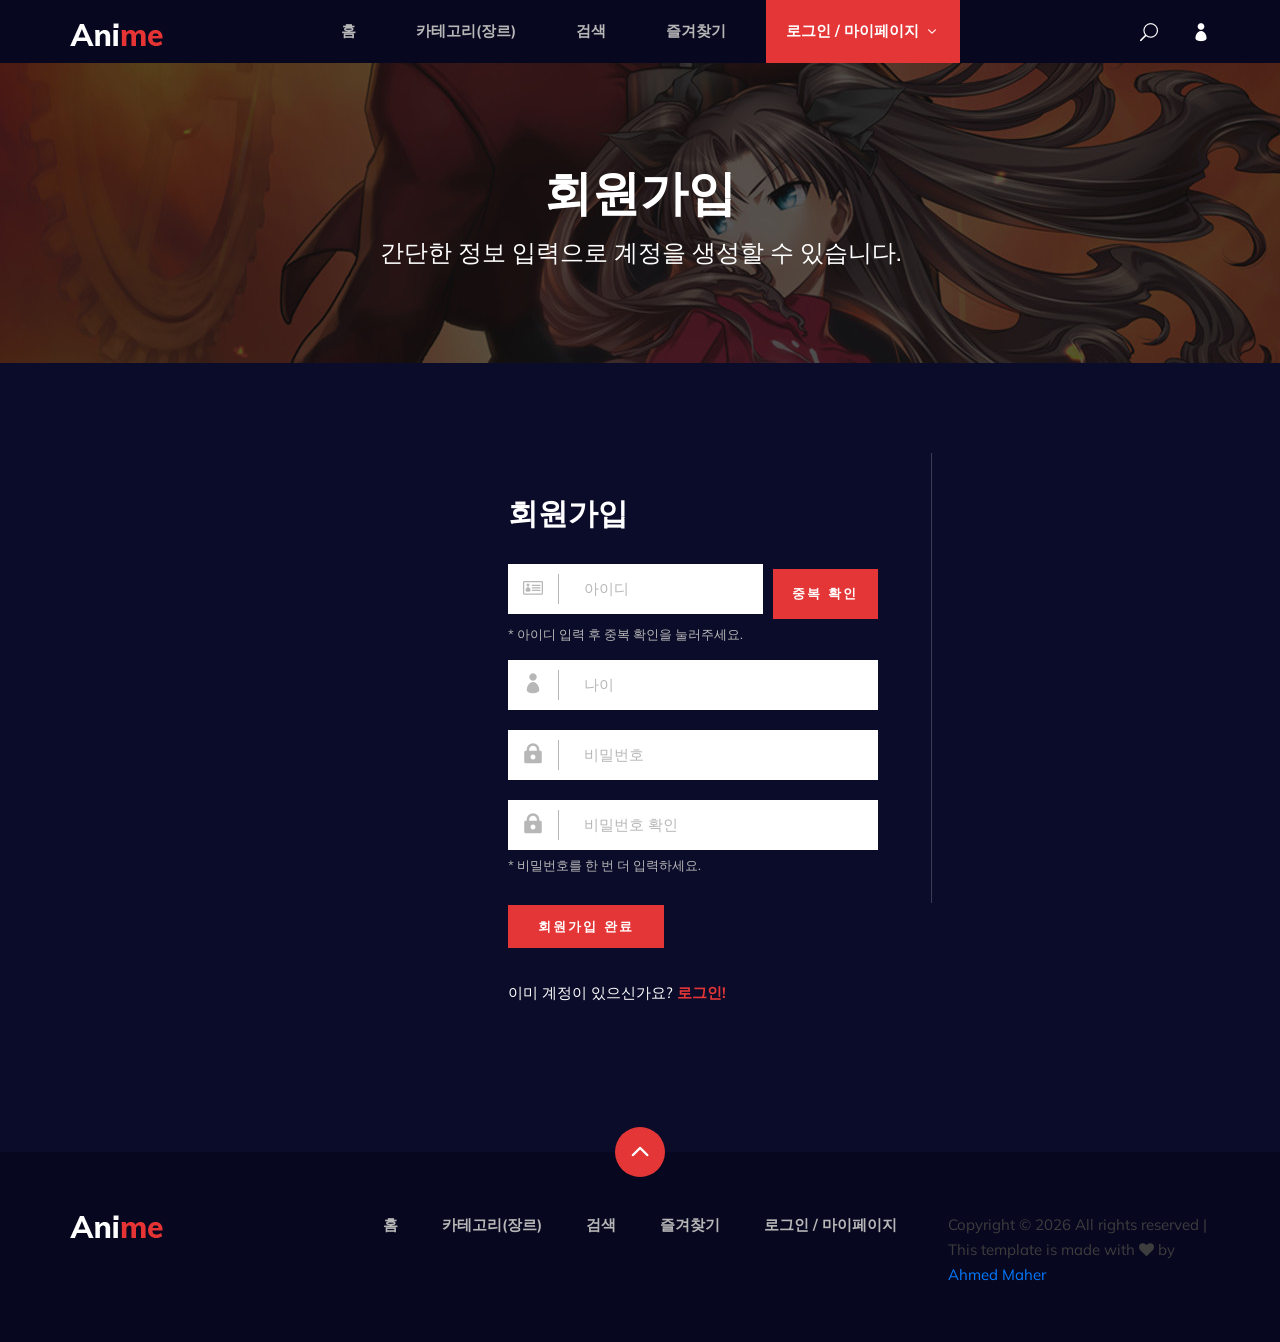
<file: Frontend/signup.html>
<!DOCTYPE html>
<html lang="ko">

<head>
    <meta charset="UTF-8">
    <meta name="description" content="Anime Template">
    <meta name="keywords" content="Anime, unica, creative, html">
    <meta name="viewport" content="width=device-width, initial-scale=1.0">
    <meta http-equiv="X-UA-Compatible" content="ie=edge">
    <title>Anime | 회원가입</title>

    <!-- Google Font -->
    <link href="https://fonts.googleapis.com/css2?family=Oswald:wght@300;400;500;600;700&display=swap" rel="stylesheet">
    <link href="https://fonts.googleapis.com/css2?family=Mulish:wght@300;400;500;600;700;800;900&display=swap" rel="stylesheet">

    <!-- Css Styles -->
    <link rel="stylesheet" href="css/bootstrap.min.css" type="text/css">
    <link rel="stylesheet" href="css/font-awesome.min.css" type="text/css">
    <link rel="stylesheet" href="css/elegant-icons.css" type="text/css">
    <link rel="stylesheet" href="css/plyr.css" type="text/css">
    <link rel="stylesheet" href="css/nice-select.css" type="text/css">
    <link rel="stylesheet" href="css/owl.carousel.min.css" type="text/css">
    <link rel="stylesheet" href="css/slicknav.min.css" type="text/css">
    <link rel="stylesheet" href="css/style.css" type="text/css">
</head>

<body>
    <!-- Page Preloder -->
    <div id="preloder">
        <div class="loader"></div>
    </div>

    <!-- Header Section Begin -->
    <header class="header">
        <div class="container">
            <div class="row">
                <div class="col-lg-2">
                    <div class="header__logo">
                        <a href="./index.html">
                            <img src="img/logo.png" alt="Logo">
                        </a>
                    </div>
                </div>
                <div class="col-lg-8">
                    <div class="header__nav">
                        <nav class="header__menu mobile-menu">
                            <ul>
                                <li><a href="./index.html">홈</a></li>
                                <li><a href="./categories.html">카테고리(장르)</a></li>
                                <li><a href="../php/searchResult.php">검색</a></li>
                                <li><a href="./favorites.html">즐겨찾기</a></li>
                                <li class="active">
                                    <a href="./login.html">로그인 / 마이페이지 <span class="arrow_carrot-down"></span></a>
                                    <ul class="dropdown">
                                        <li><a href="./login.html">로그인</a></li>
                                        <li><a href="./signup.html">회원가입</a></li>
                                    </ul>
                                </li>
                            </ul>
                        </nav>
                    </div>
                </div>
                <div class="col-lg-2">
                    <div class="header__right">
                        <a href="#" class="search-switch" title="빠른 검색"><span class="icon_search"></span></a>
                        <a href="./login.html" title="로그인 / 마이페이지"><span class="icon_profile"></span></a>
                    </div>
                </div>
            </div>
            <div id="mobile-menu-wrap"></div>
        </div>
    </header>
    <!-- Header End -->
    <!-- Normal Breadcrumb Begin -->
    <section class="normal-breadcrumb set-bg" data-setbg="img/normal-breadcrumb.jpg">
        <div class="container">
            <div class="row">
                <div class="col-lg-12 text-center">
                    <div class="normal__breadcrumb__text">
                        <h2>회원가입</h2>
                        <p>간단한 정보 입력으로 계정을 생성할 수 있습니다.</p>
                    </div>
                </div>
            </div>
        </div>
    </section>
    <!-- Normal Breadcrumb End -->
    <!-- Signup Section Begin -->
    <section class="signup spad">
        <div class="container">
            <div class="row d-flex justify-content-center">
                <div class="col-lg-6">
                    <div class="login__form">
                        <h3>회원가입</h3>

                            <form id="signup-form" action="../php/signup.php" method="POST">
                                <!-- 1. 아이디 + 중복 확인 -->
                                <div class="d-flex justify-content-between align-items-center" style="max-width: 370px; margin-bottom: 6px;">
                                    <div class="input__item" style="width: calc(100% - 115px); margin-bottom: 0;">
                                        <input type="text" id="login_id" name="login_id" placeholder="아이디" required>
                                        <span class="icon_id"></span>
                                    </div>
                                    <button type="submit" name="check_id" value="1" id="check-id-btn" class="site-btn" style="width: 105px; height: 50px; padding: 0; font-size: 13px;">중복 확인</button>
                                </div>
                                <small id="id-check-msg" style="display: block; max-width: 370px; margin-bottom: 16px; color: #b7b7b7;">
                                    * 아이디 입력 후 중복 확인을 눌러주세요.
                                </small>
                             </form>
                            
                            <!-- [BACKEND] action 경로를 실제 회원가입 처리 PHP 파일명(예: signup_process.php)으로 연결 -->
                            <form id="signup-form" action="../php/signupSQL.php" method="POST">
                                

                                <!-- 2. 이름(닉네임) -> 나이로 변경했습니다. -->
                                <div class="input__item">
                                    <input type="text" id="age" name="age" placeholder="나이" required>
                                    <span class="icon_profile"></span>
                                </div>

                                <!-- 3. 비밀번호 -->
                                <div class="input__item">
                                    <input type="password" id="password" name="password" placeholder="비밀번호" required>
                                    <span class="icon_lock"></span>
                                </div>

                                <!-- 4. 비밀번호 확인 (2회 입력) -->
                                <div class="input__item" style="margin-bottom: 6px;">
                                    <input type="password" id="password_check" name="password_check" placeholder="비밀번호 확인" required>
                                    <span class="icon_lock"></span>
                                </div>
                                <small id="pw-match-msg" style="display: block; max-width: 370px; margin-bottom: 20px; color: #b7b7b7;">
                                    * 비밀번호를 한 번 더 입력하세요.
                                </small>

                                <button type="submit" class="site-btn">회원가입 완료</button>
                            </form>
                            <h5>이미 계정이 있으신가요? <a href="./login.html">로그인!</a></h5>
                    </div>
                </div>
            </div>
        </div>
    </section>
    <!-- Signup Section End -->
    <!-- Footer Section Begin -->
    <footer class="footer">
        <div class="page-up">
            <a href="#" id="scrollToTopButton"><span class="arrow_carrot-up"></span></a>
        </div>
        <div class="container">
            <div class="row">
                <div class="col-lg-3">
                    <div class="footer__logo">
                        <a href="./index.html"><img src="img/logo.png" alt="Logo"></a>
                    </div>
                </div>
                <div class="col-lg-6">
                    <div class="footer__nav">
                        <ul>
                            <li><a href="./index.html">홈</a></li>
                            <li><a href="./categories.html">카테고리(장르)</a></li>
                            <li><a href="../php/searchResult.php">검색</a></li>
                            <li><a href="./favorites.html">즐겨찾기</a></li>
                            <li><a href="./login.html">로그인 / 마이페이지</a></li>
                        </ul>
                    </div>
                </div>
                <div class="col-lg-3">
                    <p>
                        Copyright &copy;
                        <script>document.write(new Date().getFullYear());</script> All rights reserved | This template is made with <i class="fa fa-heart" aria-hidden="true"></i> by <a href="https://ahmedmaher-portfolio.vercel.app/" target="_blank">Ahmed Maher</a>
                    </p>
                </div>
            </div>
        </div>
    </footer>
    <!-- Footer Section End -->
    <!-- Search model Begin -->
    <div class="search-model">
        <div class="h-100 d-flex align-items-center justify-content-center">
            <div class="search-close-switch"><i class="icon_close"></i></div>
            <form action="../php/searchResult.php" method="GET" class="search-model-form">
                <input type="text" name="keyword" id="search-input" placeholder="작품 제목을 입력하세요..." autocomplete="off">
            </form>
        </div>
    </div>
    <!-- Search model end -->
    <!-- Js Plugins -->
    <script src="js/jquery-3.3.1.min.js"></script>
    <script src="js/bootstrap.min.js"></script>
    <script src="js/player.js"></script>
    <script src="js/jquery.nice-select.min.js"></script>
    <script src="js/mixitup.min.js"></script>
    <script src="js/jquery.slicknav.js"></script>
    <script src="js/owl.carousel.min.js"></script>
    <script src="js/main.js"></script>

    <!-- 회원가입 아이디 중복 확인 및 비밀번호 일치 검증 스크립트 -->
    <!--
        <script>
                    (function () {
                        const userIdInput = document.getElementById('user_id');
                        const checkIdBtn = document.getElementById('check-id-btn');
                        const idCheckMsg = document.getElementById('id-check-msg');
                        const pwInput = document.getElementById('password');
                        const pwConfirmInput = document.getElementById('password_confirm');
                        const pwMatchMsg = document.getElementById('pw-match-msg');
                        const signupForm = document.getElementById('signup-form');

                        let isIdChecked = false;

                        userIdInput.addEventListener('input', function () {
                            isIdChecked = false;
                            idCheckMsg.textContent = '* 아이디 입력 후 중복 확인을 눌러주세요.';
                            idCheckMsg.style.color = '#b7b7b7';
                        });

                        checkIdBtn.addEventListener('click', function () {
                            const userId = userIdInput.value.trim();
                            if (!userId) {
                                alert('아이디를 먼저 입력해주세요.');
                                userIdInput.focus();
                                return;
                            }

                            // [BACKEND] 실제 PHP 중복 확인 API(예: check_id.php?user_id=...) 연동 시 아래 fetch 주석을 해제하여 사용
                            /*
                            fetch('check_id.php?user_id=' + encodeURIComponent(userId))
                                .then(res => res.json())
                                .then(data => {
                                    if (data.available) {
                                        isIdChecked = true;
                                        idCheckMsg.textContent = '사용 가능한 아이디입니다.';
                                        idCheckMsg.style.color = '#4caf50';
                                    } else {
                                        isIdChecked = false;
                                        idCheckMsg.textContent = '이미 사용 중인 아이디입니다.';
                                        idCheckMsg.style.color = '#e53637';
                                    }
                                });
                            return;
                            */

                            isIdChecked = true;
                            idCheckMsg.textContent = '사용 가능한 아이디입니다. (DB 연동 전 임시 확인)';
                            idCheckMsg.style.color = '#4caf50';
                        });

                        function validatePasswordMatch() {
                            const pw = pwInput.value;
                            const pwConfirm = pwConfirmInput.value;

                            if (!pwConfirm) {
                                pwMatchMsg.textContent = '* 비밀번호를 한 번 더 입력하세요.';
                                pwMatchMsg.style.color = '#b7b7b7';
                                return false;
                            }

                            if (pw === pwConfirm) {
                                pwMatchMsg.textContent = '비밀번호가 일치합니다.';
                                pwMatchMsg.style.color = '#4caf50';
                                return true;
                            } else {
                                pwMatchMsg.textContent = '비밀번호가 일치하지 않습니다.';
                                pwMatchMsg.style.color = '#e53637';
                                return false;
                            }
                        }

                        pwInput.addEventListener('input', validatePasswordMatch);
                        pwConfirmInput.addEventListener('input', validatePasswordMatch);

                        signupForm.addEventListener('submit', function (e) {
                            if (!isIdChecked) {
                                e.preventDefault();
                                alert('아이디 중복 확인을 먼저 진행해주세요.');
                                checkIdBtn.focus();
                                return;
                            }

                            if (!validatePasswordMatch()) {
                                e.preventDefault();
                                alert('비밀번호와 비밀번호 확인이 일치하지 않습니다.');
                                pwConfirmInput.focus();
                            }
                        });
                    })();
        </script>-->

</body>

    </html>
</file>
<file: Frontend/css/elegant-icons.css>
@font-face {
	font-family: 'ElegantIcons';
	src:url('../fonts/ElegantIcons.eot');
	src:url('../fonts/ElegantIcons.eot?#iefix') format('embedded-opentype'),
		url('../fonts/ElegantIcons.woff') format('woff'),
		url('../fonts/ElegantIcons.ttf') format('truetype'),
		url('../fonts/ElegantIcons.svg#ElegantIcons') format('svg');
	font-weight: normal;
	font-style: normal;
}

/* Use the following CSS code if you want to use data attributes for inserting your icons */
[data-icon]:before {
	font-family: 'ElegantIcons';
	content: attr(data-icon);
	speak: none;
	font-weight: normal;
	font-variant: normal;
	text-transform: none;
	line-height: 1;
	-webkit-font-smoothing: antialiased;
	-moz-osx-font-smoothing: grayscale;
}

/* Use the following CSS code if you want to have a class per icon */
/*
Instead of a list of all class selectors,
you can use the generic selector below, but it's slower:
[class*="your-class-prefix"] {
*/
.arrow_up, .arrow_down, .arrow_left, .arrow_right, .arrow_left-up, .arrow_right-up, .arrow_right-down, .arrow_left-down, .arrow-up-down, .arrow_up-down_alt, .arrow_left-right_alt, .arrow_left-right, .arrow_expand_alt2, .arrow_expand_alt, .arrow_condense, .arrow_expand, .arrow_move, .arrow_carrot-up, .arrow_carrot-down, .arrow_carrot-left, .arrow_carrot-right, .arrow_carrot-2up, .arrow_carrot-2down, .arrow_carrot-2left, .arrow_carrot-2right, .arrow_carrot-up_alt2, .arrow_carrot-down_alt2, .arrow_carrot-left_alt2, .arrow_carrot-right_alt2, .arrow_carrot-2up_alt2, .arrow_carrot-2down_alt2, .arrow_carrot-2left_alt2, .arrow_carrot-2right_alt2, .arrow_triangle-up, .arrow_triangle-down, .arrow_triangle-left, .arrow_triangle-right, .arrow_triangle-up_alt2, .arrow_triangle-down_alt2, .arrow_triangle-left_alt2, .arrow_triangle-right_alt2, .arrow_back, .icon_minus-06, .icon_plus, .icon_close, .icon_check, .icon_minus_alt2, .icon_plus_alt2, .icon_close_alt2, .icon_check_alt2, .icon_zoom-out_alt, .icon_zoom-in_alt, .icon_search, .icon_box-empty, .icon_box-selected, .icon_minus-box, .icon_plus-box, .icon_box-checked, .icon_circle-empty, .icon_circle-slelected, .icon_stop_alt2, .icon_stop, .icon_pause_alt2, .icon_pause, .icon_menu, .icon_menu-square_alt2, .icon_menu-circle_alt2, .icon_ul, .icon_ol, .icon_adjust-horiz, .icon_adjust-vert, .icon_document_alt, .icon_documents_alt, .icon_pencil, .icon_pencil-edit_alt, .icon_pencil-edit, .icon_folder-alt, .icon_folder-open_alt, .icon_folder-add_alt, .icon_info_alt, .icon_error-oct_alt, .icon_error-circle_alt, .icon_error-triangle_alt, .icon_question_alt2, .icon_question, .icon_comment_alt, .icon_chat_alt, .icon_vol-mute_alt, .icon_volume-low_alt, .icon_volume-high_alt, .icon_quotations, .icon_quotations_alt2, .icon_clock_alt, .icon_lock_alt, .icon_lock-open_alt, .icon_key_alt, .icon_cloud_alt, .icon_cloud-upload_alt, .icon_cloud-download_alt, .icon_image, .icon_images, .icon_lightbulb_alt, .icon_gift_alt, .icon_house_alt, .icon_genius, .icon_mobile, .icon_tablet, .icon_laptop, .icon_desktop, .icon_camera_alt, .icon_mail_alt, .icon_cone_alt, .icon_ribbon_alt, .icon_bag_alt, .icon_creditcard, .icon_cart_alt, .icon_paperclip, .icon_tag_alt, .icon_tags_alt, .icon_trash_alt, .icon_cursor_alt, .icon_mic_alt, .icon_compass_alt, .icon_pin_alt, .icon_pushpin_alt, .icon_map_alt, .icon_drawer_alt, .icon_toolbox_alt, .icon_book_alt, .icon_calendar, .icon_film, .icon_table, .icon_contacts_alt, .icon_headphones, .icon_lifesaver, .icon_piechart, .icon_refresh, .icon_link_alt, .icon_link, .icon_loading, .icon_blocked, .icon_archive_alt, .icon_heart_alt, .icon_star_alt, .icon_star-half_alt, .icon_star, .icon_star-half, .icon_tools, .icon_tool, .icon_cog, .icon_cogs, .arrow_up_alt, .arrow_down_alt, .arrow_left_alt, .arrow_right_alt, .arrow_left-up_alt, .arrow_right-up_alt, .arrow_right-down_alt, .arrow_left-down_alt, .arrow_condense_alt, .arrow_expand_alt3, .arrow_carrot_up_alt, .arrow_carrot-down_alt, .arrow_carrot-left_alt, .arrow_carrot-right_alt, .arrow_carrot-2up_alt, .arrow_carrot-2dwnn_alt, .arrow_carrot-2left_alt, .arrow_carrot-2right_alt, .arrow_triangle-up_alt, .arrow_triangle-down_alt, .arrow_triangle-left_alt, .arrow_triangle-right_alt, .icon_minus_alt, .icon_plus_alt, .icon_close_alt, .icon_check_alt, .icon_zoom-out, .icon_zoom-in, .icon_stop_alt, .icon_menu-square_alt, .icon_menu-circle_alt, .icon_document, .icon_documents, .icon_pencil_alt, .icon_folder, .icon_folder-open, .icon_folder-add, .icon_folder_upload, .icon_folder_download, .icon_info, .icon_error-circle, .icon_error-oct, .icon_error-triangle, .icon_question_alt, .icon_comment, .icon_chat, .icon_vol-mute, .icon_volume-low, .icon_volume-high, .icon_quotations_alt, .icon_clock, .icon_lock, .icon_lock-open, .icon_key, .icon_cloud, .icon_cloud-upload, .icon_cloud-download, .icon_lightbulb, .icon_gift, .icon_house, .icon_camera, .icon_mail, .icon_cone, .icon_ribbon, .icon_bag, .icon_cart, .icon_tag, .icon_tags, .icon_trash, .icon_cursor, .icon_mic, .icon_compass, .icon_pin, .icon_pushpin, .icon_map, .icon_drawer, .icon_toolbox, .icon_book, .icon_contacts, .icon_archive, .icon_heart, .icon_profile, .icon_group, .icon_grid-2x2, .icon_grid-3x3, .icon_music, .icon_pause_alt, .icon_phone, .icon_upload, .icon_download, .social_facebook, .social_twitter, .social_pinterest, .social_googleplus, .social_tumblr, .social_tumbleupon, .social_wordpress, .social_instagram, .social_dribbble, .social_vimeo, .social_linkedin, .social_rss, .social_deviantart, .social_share, .social_myspace, .social_skype, .social_youtube, .social_picassa, .social_googledrive, .social_flickr, .social_blogger, .social_spotify, .social_delicious, .social_facebook_circle, .social_twitter_circle, .social_pinterest_circle, .social_googleplus_circle, .social_tumblr_circle, .social_stumbleupon_circle, .social_wordpress_circle, .social_instagram_circle, .social_dribbble_circle, .social_vimeo_circle, .social_linkedin_circle, .social_rss_circle, .social_deviantart_circle, .social_share_circle, .social_myspace_circle, .social_skype_circle, .social_youtube_circle, .social_picassa_circle, .social_googledrive_alt2, .social_flickr_circle, .social_blogger_circle, .social_spotify_circle, .social_delicious_circle, .social_facebook_square, .social_twitter_square, .social_pinterest_square, .social_googleplus_square, .social_tumblr_square, .social_stumbleupon_square, .social_wordpress_square, .social_instagram_square, .social_dribbble_square, .social_vimeo_square, .social_linkedin_square, .social_rss_square, .social_deviantart_square, .social_share_square, .social_myspace_square, .social_skype_square, .social_youtube_square, .social_picassa_square, .social_googledrive_square, .social_flickr_square, .social_blogger_square, .social_spotify_square, .social_delicious_square, .icon_printer, .icon_calulator, .icon_building, .icon_floppy, .icon_drive, .icon_search-2, .icon_id, .icon_id-2, .icon_puzzle, .icon_like, .icon_dislike, .icon_mug, .icon_currency, .icon_wallet, .icon_pens, .icon_easel, .icon_flowchart, .icon_datareport, .icon_briefcase, .icon_shield, .icon_percent, .icon_globe, .icon_globe-2, .icon_target, .icon_hourglass, .icon_balance, .icon_rook, .icon_printer-alt, .icon_calculator_alt, .icon_building_alt, .icon_floppy_alt, .icon_drive_alt, .icon_search_alt, .icon_id_alt, .icon_id-2_alt, .icon_puzzle_alt, .icon_like_alt, .icon_dislike_alt, .icon_mug_alt, .icon_currency_alt, .icon_wallet_alt, .icon_pens_alt, .icon_easel_alt, .icon_flowchart_alt, .icon_datareport_alt, .icon_briefcase_alt, .icon_shield_alt, .icon_percent_alt, .icon_globe_alt, .icon_clipboard {
	font-family: 'ElegantIcons';
	speak: none;
	font-style: normal;
	font-weight: normal;
	font-variant: normal;
	text-transform: none;
	line-height: 1;
	-webkit-font-smoothing: antialiased;
}
.arrow_up:before {
	content: "\21";
}
.arrow_down:before {
	content: "\22";
}
.arrow_left:before {
	content: "\23";
}
.arrow_right:before {
	content: "\24";
}
.arrow_left-up:before {
	content: "\25";
}
.arrow_right-up:before {
	content: "\26";
}
.arrow_right-down:before {
	content: "\27";
}
.arrow_left-down:before {
	content: "\28";
}
.arrow-up-down:before {
	content: "\29";
}
.arrow_up-down_alt:before {
	content: "\2a";
}
.arrow_left-right_alt:before {
	content: "\2b";
}
.arrow_left-right:before {
	content: "\2c";
}
.arrow_expand_alt2:before {
	content: "\2d";
}
.arrow_expand_alt:before {
	content: "\2e";
}
.arrow_condense:before {
	content: "\2f";
}
.arrow_expand:before {
	content: "\30";
}
.arrow_move:before {
	content: "\31";
}
.arrow_carrot-up:before {
	content: "\32";
}
.arrow_carrot-down:before {
	content: "\33";
}
.arrow_carrot-left:before {
	content: "\34";
}
.arrow_carrot-right:before {
	content: "\35";
}
.arrow_carrot-2up:before {
	content: "\36";
}
.arrow_carrot-2down:before {
	content: "\37";
}
.arrow_carrot-2left:before {
	content: "\38";
}
.arrow_carrot-2right:before {
	content: "\39";
}
.arrow_carrot-up_alt2:before {
	content: "\3a";
}
.arrow_carrot-down_alt2:before {
	content: "\3b";
}
.arrow_carrot-left_alt2:before {
	content: "\3c";
}
.arrow_carrot-right_alt2:before {
	content: "\3d";
}
.arrow_carrot-2up_alt2:before {
	content: "\3e";
}
.arrow_carrot-2down_alt2:before {
	content: "\3f";
}
.arrow_carrot-2left_alt2:before {
	content: "\40";
}
.arrow_carrot-2right_alt2:before {
	content: "\41";
}
.arrow_triangle-up:before {
	content: "\42";
}
.arrow_triangle-down:before {
	content: "\43";
}
.arrow_triangle-left:before {
	content: "\44";
}
.arrow_triangle-right:before {
	content: "\45";
}
.arrow_triangle-up_alt2:before {
	content: "\46";
}
.arrow_triangle-down_alt2:before {
	content: "\47";
}
.arrow_triangle-left_alt2:before {
	content: "\48";
}
.arrow_triangle-right_alt2:before {
	content: "\49";
}
.arrow_back:before {
	content: "\4a";
}
.icon_minus-06:before {
	content: "\4b";
}
.icon_plus:before {
	content: "\4c";
}
.icon_close:before {
	content: "\4d";
}
.icon_check:before {
	content: "\4e";
}
.icon_minus_alt2:before {
	content: "\4f";
}
.icon_plus_alt2:before {
	content: "\50";
}
.icon_close_alt2:before {
	content: "\51";
}
.icon_check_alt2:before {
	content: "\52";
}
.icon_zoom-out_alt:before {
	content: "\53";
}
.icon_zoom-in_alt:before {
	content: "\54";
}
.icon_search:before {
	content: "\55";
}
.icon_box-empty:before {
	content: "\56";
}
.icon_box-selected:before {
	content: "\57";
}
.icon_minus-box:before {
	content: "\58";
}
.icon_plus-box:before {
	content: "\59";
}
.icon_box-checked:before {
	content: "\5a";
}
.icon_circle-empty:before {
	content: "\5b";
}
.icon_circle-slelected:before {
	content: "\5c";
}
.icon_stop_alt2:before {
	content: "\5d";
}
.icon_stop:before {
	content: "\5e";
}
.icon_pause_alt2:before {
	content: "\5f";
}
.icon_pause:before {
	content: "\60";
}
.icon_menu:before {
	content: "\61";
}
.icon_menu-square_alt2:before {
	content: "\62";
}
.icon_menu-circle_alt2:before {
	content: "\63";
}
.icon_ul:before {
	content: "\64";
}
.icon_ol:before {
	content: "\65";
}
.icon_adjust-horiz:before {
	content: "\66";
}
.icon_adjust-vert:before {
	content: "\67";
}
.icon_document_alt:before {
	content: "\68";
}
.icon_documents_alt:before {
	content: "\69";
}
.icon_pencil:before {
	content: "\6a";
}
.icon_pencil-edit_alt:before {
	content: "\6b";
}
.icon_pencil-edit:before {
	content: "\6c";
}
.icon_folder-alt:before {
	content: "\6d";
}
.icon_folder-open_alt:before {
	content: "\6e";
}
.icon_folder-add_alt:before {
	content: "\6f";
}
.icon_info_alt:before {
	content: "\70";
}
.icon_error-oct_alt:before {
	content: "\71";
}
.icon_error-circle_alt:before {
	content: "\72";
}
.icon_error-triangle_alt:before {
	content: "\73";
}
.icon_question_alt2:before {
	content: "\74";
}
.icon_question:before {
	content: "\75";
}
.icon_comment_alt:before {
	content: "\76";
}
.icon_chat_alt:before {
	content: "\77";
}
.icon_vol-mute_alt:before {
	content: "\78";
}
.icon_volume-low_alt:before {
	content: "\79";
}
.icon_volume-high_alt:before {
	content: "\7a";
}
.icon_quotations:before {
	content: "\7b";
}
.icon_quotations_alt2:before {
	content: "\7c";
}
.icon_clock_alt:before {
	content: "\7d";
}
.icon_lock_alt:before {
	content: "\7e";
}
.icon_lock-open_alt:before {
	content: "\e000";
}
.icon_key_alt:before {
	content: "\e001";
}
.icon_cloud_alt:before {
	content: "\e002";
}
.icon_cloud-upload_alt:before {
	content: "\e003";
}
.icon_cloud-download_alt:before {
	content: "\e004";
}
.icon_image:before {
	content: "\e005";
}
.icon_images:before {
	content: "\e006";
}
.icon_lightbulb_alt:before {
	content: "\e007";
}
.icon_gift_alt:before {
	content: "\e008";
}
.icon_house_alt:before {
	content: "\e009";
}
.icon_genius:before {
	content: "\e00a";
}
.icon_mobile:before {
	content: "\e00b";
}
.icon_tablet:before {
	content: "\e00c";
}
.icon_laptop:before {
	content: "\e00d";
}
.icon_desktop:before {
	content: "\e00e";
}
.icon_camera_alt:before {
	content: "\e00f";
}
.icon_mail_alt:before {
	content: "\e010";
}
.icon_cone_alt:before {
	content: "\e011";
}
.icon_ribbon_alt:before {
	content: "\e012";
}
.icon_bag_alt:before {
	content: "\e013";
}
.icon_creditcard:before {
	content: "\e014";
}
.icon_cart_alt:before {
	content: "\e015";
}
.icon_paperclip:before {
	content: "\e016";
}
.icon_tag_alt:before {
	content: "\e017";
}
.icon_tags_alt:before {
	content: "\e018";
}
.icon_trash_alt:before {
	content: "\e019";
}
.icon_cursor_alt:before {
	content: "\e01a";
}
.icon_mic_alt:before {
	content: "\e01b";
}
.icon_compass_alt:before {
	content: "\e01c";
}
.icon_pin_alt:before {
	content: "\e01d";
}
.icon_pushpin_alt:before {
	content: "\e01e";
}
.icon_map_alt:before {
	content: "\e01f";
}
.icon_drawer_alt:before {
	content: "\e020";
}
.icon_toolbox_alt:before {
	content: "\e021";
}
.icon_book_alt:before {
	content: "\e022";
}
.icon_calendar:before {
	content: "\e023";
}
.icon_film:before {
	content: "\e024";
}
.icon_table:before {
	content: "\e025";
}
.icon_contacts_alt:before {
	content: "\e026";
}
.icon_headphones:before {
	content: "\e027";
}
.icon_lifesaver:before {
	content: "\e028";
}
.icon_piechart:before {
	content: "\e029";
}
.icon_refresh:before {
	content: "\e02a";
}
.icon_link_alt:before {
	content: "\e02b";
}
.icon_link:before {
	content: "\e02c";
}
.icon_loading:before {
	content: "\e02d";
}
.icon_blocked:before {
	content: "\e02e";
}
.icon_archive_alt:before {
	content: "\e02f";
}
.icon_heart_alt:before {
	content: "\e030";
}
.icon_star_alt:before {
	content: "\e031";
}
.icon_star-half_alt:before {
	content: "\e032";
}
.icon_star:before {
	content: "\e033";
}
.icon_star-half:before {
	content: "\e034";
}
.icon_tools:before {
	content: "\e035";
}
.icon_tool:before {
	content: "\e036";
}
.icon_cog:before {
	content: "\e037";
}
.icon_cogs:before {
	content: "\e038";
}
.arrow_up_alt:before {
	content: "\e039";
}
.arrow_down_alt:before {
	content: "\e03a";
}
.arrow_left_alt:before {
	content: "\e03b";
}
.arrow_right_alt:before {
	content: "\e03c";
}
.arrow_left-up_alt:before {
	content: "\e03d";
}
.arrow_right-up_alt:before {
	content: "\e03e";
}
.arrow_right-down_alt:before {
	content: "\e03f";
}
.arrow_left-down_alt:before {
	content: "\e040";
}
.arrow_condense_alt:before {
	content: "\e041";
}
.arrow_expand_alt3:before {
	content: "\e042";
}
.arrow_carrot_up_alt:before {
	content: "\e043";
}
.arrow_carrot-down_alt:before {
	content: "\e044";
}
.arrow_carrot-left_alt:before {
	content: "\e045";
}
.arrow_carrot-right_alt:before {
	content: "\e046";
}
.arrow_carrot-2up_alt:before {
	content: "\e047";
}
.arrow_carrot-2dwnn_alt:before {
	content: "\e048";
}
.arrow_carrot-2left_alt:before {
	content: "\e049";
}
.arrow_carrot-2right_alt:before {
	content: "\e04a";
}
.arrow_triangle-up_alt:before {
	content: "\e04b";
}
.arrow_triangle-down_alt:before {
	content: "\e04c";
}
.arrow_triangle-left_alt:before {
	content: "\e04d";
}
.arrow_triangle-right_alt:before {
	content: "\e04e";
}
.icon_minus_alt:before {
	content: "\e04f";
}
.icon_plus_alt:before {
	content: "\e050";
}
.icon_close_alt:before {
	content: "\e051";
}
.icon_check_alt:before {
	content: "\e052";
}
.icon_zoom-out:before {
	content: "\e053";
}
.icon_zoom-in:before {
	content: "\e054";
}
.icon_stop_alt:before {
	content: "\e055";
}
.icon_menu-square_alt:before {
	content: "\e056";
}
.icon_menu-circle_alt:before {
	content: "\e057";
}
.icon_document:before {
	content: "\e058";
}
.icon_documents:before {
	content: "\e059";
}
.icon_pencil_alt:before {
	content: "\e05a";
}
.icon_folder:before {
	content: "\e05b";
}
.icon_folder-open:before {
	content: "\e05c";
}
.icon_folder-add:before {
	content: "\e05d";
}
.icon_folder_upload:before {
	content: "\e05e";
}
.icon_folder_download:before {
	content: "\e05f";
}
.icon_info:before {
	content: "\e060";
}
.icon_error-circle:before {
	content: "\e061";
}
.icon_error-oct:before {
	content: "\e062";
}
.icon_error-triangle:before {
	content: "\e063";
}
.icon_question_alt:before {
	content: "\e064";
}
.icon_comment:before {
	content: "\e065";
}
.icon_chat:before {
	content: "\e066";
}
.icon_vol-mute:before {
	content: "\e067";
}
.icon_volume-low:before {
	content: "\e068";
}
.icon_volume-high:before {
	content: "\e069";
}
.icon_quotations_alt:before {
	content: "\e06a";
}
.icon_clock:before {
	content: "\e06b";
}
.icon_lock:before {
	content: "\e06c";
}
.icon_lock-open:before {
	content: "\e06d";
}
.icon_key:before {
	content: "\e06e";
}
.icon_cloud:before {
	content: "\e06f";
}
.icon_cloud-upload:before {
	content: "\e070";
}
.icon_cloud-download:before {
	content: "\e071";
}
.icon_lightbulb:before {
	content: "\e072";
}
.icon_gift:before {
	content: "\e073";
}
.icon_house:before {
	content: "\e074";
}
.icon_camera:before {
	content: "\e075";
}
.icon_mail:before {
	content: "\e076";
}
.icon_cone:before {
	content: "\e077";
}
.icon_ribbon:before {
	content: "\e078";
}
.icon_bag:before {
	content: "\e079";
}
.icon_cart:before {
	content: "\e07a";
}
.icon_tag:before {
	content: "\e07b";
}
.icon_tags:before {
	content: "\e07c";
}
.icon_trash:before {
	content: "\e07d";
}
.icon_cursor:before {
	content: "\e07e";
}
.icon_mic:before {
	content: "\e07f";
}
.icon_compass:before {
	content: "\e080";
}
.icon_pin:before {
	content: "\e081";
}
.icon_pushpin:before {
	content: "\e082";
}
.icon_map:before {
	content: "\e083";
}
.icon_drawer:before {
	content: "\e084";
}
.icon_toolbox:before {
	content: "\e085";
}
.icon_book:before {
	content: "\e086";
}
.icon_contacts:before {
	content: "\e087";
}
.icon_archive:before {
	content: "\e088";
}
.icon_heart:before {
	content: "\e089";
}
.icon_profile:before {
	content: "\e08a";
}
.icon_group:before {
	content: "\e08b";
}
.icon_grid-2x2:before {
	content: "\e08c";
}
.icon_grid-3x3:before {
	content: "\e08d";
}
.icon_music:before {
	content: "\e08e";
}
.icon_pause_alt:before {
	content: "\e08f";
}
.icon_phone:before {
	content: "\e090";
}
.icon_upload:before {
	content: "\e091";
}
.icon_download:before {
	content: "\e092";
}
.social_facebook:before {
	content: "\e093";
}
.social_twitter:before {
	content: "\e094";
}
.social_pinterest:before {
	content: "\e095";
}
.social_googleplus:before {
	content: "\e096";
}
.social_tumblr:before {
	content: "\e097";
}
.social_tumbleupon:before {
	content: "\e098";
}
.social_wordpress:before {
	content: "\e099";
}
.social_instagram:before {
	content: "\e09a";
}
.social_dribbble:before {
	content: "\e09b";
}
.social_vimeo:before {
	content: "\e09c";
}
.social_linkedin:before {
	content: "\e09d";
}
.social_rss:before {
	content: "\e09e";
}
.social_deviantart:before {
	content: "\e09f";
}
.social_share:before {
	content: "\e0a0";
}
.social_myspace:before {
	content: "\e0a1";
}
.social_skype:before {
	content: "\e0a2";
}
.social_youtube:before {
	content: "\e0a3";
}
.social_picassa:before {
	content: "\e0a4";
}
.social_googledrive:before {
	content: "\e0a5";
}
.social_flickr:before {
	content: "\e0a6";
}
.social_blogger:before {
	content: "\e0a7";
}
.social_spotify:before {
	content: "\e0a8";
}
.social_delicious:before {
	content: "\e0a9";
}
.social_facebook_circle:before {
	content: "\e0aa";
}
.social_twitter_circle:before {
	content: "\e0ab";
}
.social_pinterest_circle:before {
	content: "\e0ac";
}
.social_googleplus_circle:before {
	content: "\e0ad";
}
.social_tumblr_circle:before {
	content: "\e0ae";
}
.social_stumbleupon_circle:before {
	content: "\e0af";
}
.social_wordpress_circle:before {
	content: "\e0b0";
}
.social_instagram_circle:before {
	content: "\e0b1";
}
.social_dribbble_circle:before {
	content: "\e0b2";
}
.social_vimeo_circle:before {
	content: "\e0b3";
}
.social_linkedin_circle:before {
	content: "\e0b4";
}
.social_rss_circle:before {
	content: "\e0b5";
}
.social_deviantart_circle:before {
	content: "\e0b6";
}
.social_share_circle:before {
	content: "\e0b7";
}
.social_myspace_circle:before {
	content: "\e0b8";
}
.social_skype_circle:before {
	content: "\e0b9";
}
.social_youtube_circle:before {
	content: "\e0ba";
}
.social_picassa_circle:before {
	content: "\e0bb";
}
.social_googledrive_alt2:before {
	content: "\e0bc";
}
.social_flickr_circle:before {
	content: "\e0bd";
}
.social_blogger_circle:before {
	content: "\e0be";
}
.social_spotify_circle:before {
	content: "\e0bf";
}
.social_delicious_circle:before {
	content: "\e0c0";
}
.social_facebook_square:before {
	content: "\e0c1";
}
.social_twitter_square:before {
	content: "\e0c2";
}
.social_pinterest_square:before {
	content: "\e0c3";
}
.social_googleplus_square:before {
	content: "\e0c4";
}
.social_tumblr_square:before {
	content: "\e0c5";
}
.social_stumbleupon_square:before {
	content: "\e0c6";
}
.social_wordpress_square:before {
	content: "\e0c7";
}
.social_instagram_square:before {
	content: "\e0c8";
}
.social_dribbble_square:before {
	content: "\e0c9";
}
.social_vimeo_square:before {
	content: "\e0ca";
}
.social_linkedin_square:before {
	content: "\e0cb";
}
.social_rss_square:before {
	content: "\e0cc";
}
.social_deviantart_square:before {
	content: "\e0cd";
}
.social_share_square:before {
	content: "\e0ce";
}
.social_myspace_square:before {
	content: "\e0cf";
}
.social_skype_square:before {
	content: "\e0d0";
}
.social_youtube_square:before {
	content: "\e0d1";
}
.social_picassa_square:before {
	content: "\e0d2";
}
.social_googledrive_square:before {
	content: "\e0d3";
}
.social_flickr_square:before {
	content: "\e0d4";
}
.social_blogger_square:before {
	content: "\e0d5";
}
.social_spotify_square:before {
	content: "\e0d6";
}
.social_delicious_square:before {
	content: "\e0d7";
}
.icon_printer:before {
	content: "\e103";
}
.icon_calulator:before {
	content: "\e0ee";
}
.icon_building:before {
	content: "\e0ef";
}
.icon_floppy:before {
	content: "\e0e8";
}
.icon_drive:before {
	content: "\e0ea";
}
.icon_search-2:before {
	content: "\e101";
}
.icon_id:before {
	content: "\e107";
}
.icon_id-2:before {
	content: "\e108";
}
.icon_puzzle:before {
	content: "\e102";
}
.icon_like:before {
	content: "\e106";
}
.icon_dislike:before {
	content: "\e0eb";
}
.icon_mug:before {
	content: "\e105";
}
.icon_currency:before {
	content: "\e0ed";
}
.icon_wallet:before {
	content: "\e100";
}
.icon_pens:before {
	content: "\e104";
}
.icon_easel:before {
	content: "\e0e9";
}
.icon_flowchart:before {
	content: "\e109";
}
.icon_datareport:before {
	content: "\e0ec";
}
.icon_briefcase:before {
	content: "\e0fe";
}
.icon_shield:before {
	content: "\e0f6";
}
.icon_percent:before {
	content: "\e0fb";
}
.icon_globe:before {
	content: "\e0e2";
}
.icon_globe-2:before {
	content: "\e0e3";
}
.icon_target:before {
	content: "\e0f5";
}
.icon_hourglass:before {
	content: "\e0e1";
}
.icon_balance:before {
	content: "\e0ff";
}
.icon_rook:before {
	content: "\e0f8";
}
.icon_printer-alt:before {
	content: "\e0fa";
}
.icon_calculator_alt:before {
	content: "\e0e7";
}
.icon_building_alt:before {
	content: "\e0fd";
}
.icon_floppy_alt:before {
	content: "\e0e4";
}
.icon_drive_alt:before {
	content: "\e0e5";
}
.icon_search_alt:before {
	content: "\e0f7";
}
.icon_id_alt:before {
	content: "\e0e0";
}
.icon_id-2_alt:before {
	content: "\e0fc";
}
.icon_puzzle_alt:before {
	content: "\e0f9";
}
.icon_like_alt:before {
	content: "\e0dd";
}
.icon_dislike_alt:before {
	content: "\e0f1";
}
.icon_mug_alt:before {
	content: "\e0dc";
}
.icon_currency_alt:before {
	content: "\e0f3";
}
.icon_wallet_alt:before {
	content: "\e0d8";
}
.icon_pens_alt:before {
	content: "\e0db";
}
.icon_easel_alt:before {
	content: "\e0f0";
}
.icon_flowchart_alt:before {
	content: "\e0df";
}
.icon_datareport_alt:before {
	content: "\e0f2";
}
.icon_briefcase_alt:before {
	content: "\e0f4";
}
.icon_shield_alt:before {
	content: "\e0d9";
}
.icon_percent_alt:before {
	content: "\e0da";
}
.icon_globe_alt:before {
	content: "\e0de";
}
.icon_clipboard:before {
	content: "\e0e6";
}


	.glyph {
		float: left;
		text-align: center;
		padding: .75em;
		margin: .4em 1.5em .75em 0;
		width: 6em;
text-shadow: none;
	}
        .glyph_big {
        font-size: 128px;
        color: #59c5dc;
        float: left;
        margin-right: 20px;
        }

        .glyph div { padding-bottom: 10px;}

	.glyph input {
		font-family: consolas, monospace;
		font-size: 12px;
		width: 100%;
		text-align: center;
		border: 0;
		box-shadow: 0 0 0 1px #ccc;
		padding: .2em;
                -moz-border-radius: 5px;
                -webkit-border-radius: 5px;
	}
	.centered {
		margin-left: auto;
		margin-right: auto;
	}
	.glyph .fs1 {
		font-size: 2em;
	}
</file>
<file: Frontend/css/plyr.css>
@keyframes plyr-progress{to{background-position:25px 0;background-position:var(--plyr-progress-loading-size,25px) 0}}@keyframes plyr-popup{0%{opacity:.5;transform:translateY(10px)}to{opacity:1;transform:translateY(0)}}@keyframes plyr-fade-in{from{opacity:0}to{opacity:1}}.plyr{-moz-osx-font-smoothing:grayscale;-webkit-font-smoothing:antialiased;align-items:center;direction:ltr;display:flex;flex-direction:column;font-family:inherit;font-family:var(--plyr-font-family,inherit);font-variant-numeric:tabular-nums;font-weight:400;font-weight:var(--plyr-font-weight-regular,400);height:100%;line-height:1.7;line-height:var(--plyr-line-height,1.7);max-width:100%;min-width:200px;position:relative;text-shadow:none;transition:box-shadow .3s ease;z-index:0}.plyr audio,.plyr iframe,.plyr video{display:block;height:100%;width:100%}.plyr button{font:inherit;line-height:inherit;width:auto}.plyr:focus{outline:0}.plyr--full-ui{box-sizing:border-box}.plyr--full-ui *,.plyr--full-ui ::after,.plyr--full-ui ::before{box-sizing:inherit}.plyr--full-ui a,.plyr--full-ui button,.plyr--full-ui input,.plyr--full-ui label{touch-action:manipulation}.plyr__badge{background:#4a5464;background:var(--plyr-badge-background,#4a5464);border-radius:2px;border-radius:var(--plyr-badge-border-radius,2px);color:#fff;color:var(--plyr-badge-text-color,#fff);font-size:9px;font-size:var(--plyr-font-size-badge,9px);line-height:1;padding:3px 4px}.plyr--full-ui ::-webkit-media-text-track-container{display:none}.plyr__captions{animation:plyr-fade-in .3s ease;bottom:0;display:none;font-size:13px;font-size:var(--plyr-font-size-small,13px);left:0;padding:10px;padding:var(--plyr-control-spacing,10px);position:absolute;text-align:center;transition:transform .4s ease-in-out;width:100%}.plyr__captions span:empty{display:none}@media (min-width:480px){.plyr__captions{font-size:15px;font-size:var(--plyr-font-size-base,15px);padding:calc(10px * 2);padding:calc(var(--plyr-control-spacing,10px) * 2)}}@media (min-width:768px){.plyr__captions{font-size:18px;font-size:var(--plyr-font-size-large,18px)}}.plyr--captions-active .plyr__captions{display:block}.plyr:not(.plyr--hide-controls) .plyr__controls:not(:empty)~.plyr__captions{transform:translateY(calc(10px * -4));transform:translateY(calc(var(--plyr-control-spacing,10px) * -4))}.plyr__caption{background:rgba(0,0,0,.8);background:var(--plyr-captions-background,rgba(0,0,0,.8));border-radius:2px;-webkit-box-decoration-break:clone;box-decoration-break:clone;color:#fff;color:var(--plyr-captions-text-color,#fff);line-height:185%;padding:.2em .5em;white-space:pre-wrap}.plyr__caption div{display:inline}.plyr__control{background:0 0;border:0;border-radius:3px;border-radius:var(--plyr-control-radius,3px);color:inherit;cursor:pointer;flex-shrink:0;overflow:visible;padding:calc(10px * .7);padding:calc(var(--plyr-control-spacing,10px) * .7);position:relative;transition:all .3s ease}.plyr__control svg{display:block;fill:currentColor;height:18px;height:var(--plyr-control-icon-size,18px);pointer-events:none;width:18px;width:var(--plyr-control-icon-size,18px)}.plyr__control:focus{outline:0}.plyr__control.plyr__tab-focus{outline-color:#00b3ff;outline-color:var(--plyr-tab-focus-color,var(--plyr-color-main,var(--plyr-color-main,#00b3ff)));outline-offset:2px;outline-style:dotted;outline-width:3px}a.plyr__control{text-decoration:none}a.plyr__control::after,a.plyr__control::before{display:none}.plyr__control.plyr__control--pressed .icon--not-pressed,.plyr__control.plyr__control--pressed .label--not-pressed,.plyr__control:not(.plyr__control--pressed) .icon--pressed,.plyr__control:not(.plyr__control--pressed) .label--pressed{display:none}.plyr--full-ui ::-webkit-media-controls{display:none}.plyr__controls{align-items:center;display:flex;justify-content:flex-end;text-align:center}.plyr__controls .plyr__progress__container{flex:1;min-width:0}.plyr__controls .plyr__controls__item{margin-left:calc(10px / 4);margin-left:calc(var(--plyr-control-spacing,10px)/ 4)}.plyr__controls .plyr__controls__item:first-child{margin-left:0;margin-right:auto}.plyr__controls .plyr__controls__item.plyr__progress__container{padding-left:calc(10px / 4);padding-left:calc(var(--plyr-control-spacing,10px)/ 4)}.plyr__controls .plyr__controls__item.plyr__time{padding:0 calc(10px / 2);padding:0 calc(var(--plyr-control-spacing,10px)/ 2)}.plyr__controls .plyr__controls__item.plyr__progress__container:first-child,.plyr__controls .plyr__controls__item.plyr__time+.plyr__time,.plyr__controls .plyr__controls__item.plyr__time:first-child{padding-left:0}.plyr__controls:empty{display:none}.plyr [data-plyr=airplay],.plyr [data-plyr=captions],.plyr [data-plyr=fullscreen],.plyr [data-plyr=pip]{display:none}.plyr--airplay-supported [data-plyr=airplay],.plyr--captions-enabled [data-plyr=captions],.plyr--fullscreen-enabled [data-plyr=fullscreen],.plyr--pip-supported [data-plyr=pip]{display:inline-block}.plyr__menu{display:flex;position:relative}.plyr__menu .plyr__control svg{transition:transform .3s ease}.plyr__menu .plyr__control[aria-expanded=true] svg{transform:rotate(90deg)}.plyr__menu .plyr__control[aria-expanded=true] .plyr__tooltip{display:none}.plyr__menu__container{animation:plyr-popup .2s ease;background:rgba(255,255,255,.9);background:var(--plyr-menu-background,rgba(255,255,255,.9));border-radius:4px;bottom:100%;box-shadow:0 1px 2px rgba(0,0,0,.15);box-shadow:var(--plyr-menu-shadow,0 1px 2px rgba(0,0,0,.15));color:#4a5464;color:var(--plyr-menu-color,#4a5464);font-size:15px;font-size:var(--plyr-font-size-base,15px);margin-bottom:10px;position:absolute;right:-3px;text-align:left;white-space:nowrap;z-index:3}.plyr__menu__container>div{overflow:hidden;transition:height .35s cubic-bezier(.4,0,.2,1),width .35s cubic-bezier(.4,0,.2,1)}.plyr__menu__container::after{border:4px solid transparent;border:var(--plyr-menu-arrow-size,4px) solid transparent;border-top-color:rgba(255,255,255,.9);border-top-color:var(--plyr-menu-background,rgba(255,255,255,.9));content:'';height:0;position:absolute;right:calc(((18px / 2) + calc(10px * .7)) - (4px / 2));right:calc(((var(--plyr-control-icon-size,18px)/ 2) + calc(var(--plyr-control-spacing,10px) * .7)) - (var(--plyr-menu-arrow-size,4px)/ 2));top:100%;width:0}.plyr__menu__container [role=menu]{padding:calc(10px * .7);padding:calc(var(--plyr-control-spacing,10px) * .7)}.plyr__menu__container [role=menuitem],.plyr__menu__container [role=menuitemradio]{margin-top:2px}.plyr__menu__container [role=menuitem]:first-child,.plyr__menu__container [role=menuitemradio]:first-child{margin-top:0}.plyr__menu__container .plyr__control{align-items:center;color:#4a5464;color:var(--plyr-menu-color,#4a5464);display:flex;font-size:13px;font-size:var(--plyr-font-size-menu,var(--plyr-font-size-small,13px));padding-bottom:calc(calc(10px * .7)/ 1.5);padding-bottom:calc(calc(var(--plyr-control-spacing,10px) * .7)/ 1.5);padding-left:calc(calc(10px * .7) * 1.5);padding-left:calc(calc(var(--plyr-control-spacing,10px) * .7) * 1.5);padding-right:calc(calc(10px * .7) * 1.5);padding-right:calc(calc(var(--plyr-control-spacing,10px) * .7) * 1.5);padding-top:calc(calc(10px * .7)/ 1.5);padding-top:calc(calc(var(--plyr-control-spacing,10px) * .7)/ 1.5);-webkit-user-select:none;-ms-user-select:none;user-select:none;width:100%}.plyr__menu__container .plyr__control>span{align-items:inherit;display:flex;width:100%}.plyr__menu__container .plyr__control::after{border:4px solid transparent;border:var(--plyr-menu-item-arrow-size,4px) solid transparent;content:'';position:absolute;top:50%;transform:translateY(-50%)}.plyr__menu__container .plyr__control--forward{padding-right:calc(calc(10px * .7) * 4);padding-right:calc(calc(var(--plyr-control-spacing,10px) * .7) * 4)}.plyr__menu__container .plyr__control--forward::after{border-left-color:#728197;border-left-color:var(--plyr-menu-arrow-color,#728197);right:calc((calc(10px * .7) * 1.5) - 4px);right:calc((calc(var(--plyr-control-spacing,10px) * .7) * 1.5) - var(--plyr-menu-item-arrow-size,4px))}.plyr__menu__container .plyr__control--forward.plyr__tab-focus::after,.plyr__menu__container .plyr__control--forward:hover::after{border-left-color:currentColor}.plyr__menu__container .plyr__control--back{font-weight:400;font-weight:var(--plyr-font-weight-regular,400);margin:calc(10px * .7);margin:calc(var(--plyr-control-spacing,10px) * .7);margin-bottom:calc(calc(10px * .7)/ 2);margin-bottom:calc(calc(var(--plyr-control-spacing,10px) * .7)/ 2);padding-left:calc(calc(10px * .7) * 4);padding-left:calc(calc(var(--plyr-control-spacing,10px) * .7) * 4);position:relative;width:calc(100% - (calc(10px * .7) * 2));width:calc(100% - (calc(var(--plyr-control-spacing,10px) * .7) * 2))}.plyr__menu__container .plyr__control--back::after{border-right-color:#728197;border-right-color:var(--plyr-menu-arrow-color,#728197);left:calc((calc(10px * .7) * 1.5) - 4px);left:calc((calc(var(--plyr-control-spacing,10px) * .7) * 1.5) - var(--plyr-menu-item-arrow-size,4px))}.plyr__menu__container .plyr__control--back::before{background:#dcdfe5;background:var(--plyr-menu-back-border-color,#dcdfe5);box-shadow:0 1px 0 #fff;box-shadow:0 1px 0 var(--plyr-menu-back-border-shadow-color,#fff);content:'';height:1px;left:0;margin-top:calc(calc(10px * .7)/ 2);margin-top:calc(calc(var(--plyr-control-spacing,10px) * .7)/ 2);overflow:hidden;position:absolute;right:0;top:100%}.plyr__menu__container .plyr__control--back.plyr__tab-focus::after,.plyr__menu__container .plyr__control--back:hover::after{border-right-color:currentColor}.plyr__menu__container .plyr__control[role=menuitemradio]{padding-left:calc(10px * .7);padding-left:calc(var(--plyr-control-spacing,10px) * .7)}.plyr__menu__container .plyr__control[role=menuitemradio]::after,.plyr__menu__container .plyr__control[role=menuitemradio]::before{border-radius:100%}.plyr__menu__container .plyr__control[role=menuitemradio]::before{background:rgba(0,0,0,.1);content:'';display:block;flex-shrink:0;height:16px;margin-right:10px;margin-right:var(--plyr-control-spacing,10px);transition:all .3s ease;width:16px}.plyr__menu__container .plyr__control[role=menuitemradio]::after{background:#fff;border:0;height:6px;left:12px;opacity:0;top:50%;transform:translateY(-50%) scale(0);transition:transform .3s ease,opacity .3s ease;width:6px}.plyr__menu__container .plyr__control[role=menuitemradio][aria-checked=true]::before{background:#00b3ff;background:var(--plyr-control-toggle-checked-background,var(--plyr-color-main,var(--plyr-color-main,#00b3ff)))}.plyr__menu__container .plyr__control[role=menuitemradio][aria-checked=true]::after{opacity:1;transform:translateY(-50%) scale(1)}.plyr__menu__container .plyr__control[role=menuitemradio].plyr__tab-focus::before,.plyr__menu__container .plyr__control[role=menuitemradio]:hover::before{background:rgba(35,40,47,.1)}.plyr__menu__container .plyr__menu__value{align-items:center;display:flex;margin-left:auto;margin-right:calc((calc(10px * .7) - 2) * -1);margin-right:calc((calc(var(--plyr-control-spacing,10px) * .7) - 2) * -1);overflow:hidden;padding-left:calc(calc(10px * .7) * 3.5);padding-left:calc(calc(var(--plyr-control-spacing,10px) * .7) * 3.5);pointer-events:none}.plyr--full-ui input[type=range]{-webkit-appearance:none;background:0 0;border:0;border-radius:calc(13px * 2);border-radius:calc(var(--plyr-range-thumb-height,13px) * 2);color:#00b3ff;color:var(--plyr-range-fill-background,var(--plyr-color-main,var(--plyr-color-main,#00b3ff)));display:block;height:calc((3px * 2) + 13px);height:calc((var(--plyr-range-thumb-active-shadow-width,3px) * 2) + var(--plyr-range-thumb-height,13px));margin:0;padding:0;transition:box-shadow .3s ease;width:100%}.plyr--full-ui input[type=range]::-webkit-slider-runnable-track{background:0 0;border:0;border-radius:calc(5px / 2);border-radius:calc(var(--plyr-range-track-height,5px)/ 2);height:5px;height:var(--plyr-range-track-height,5px);-webkit-transition:box-shadow .3s ease;transition:box-shadow .3s ease;-webkit-user-select:none;user-select:none;background-image:linear-gradient(to right,currentColor 0,transparent 0);background-image:linear-gradient(to right,currentColor var(--value,0),transparent var(--value,0))}.plyr--full-ui input[type=range]::-webkit-slider-thumb{background:#fff;background:var(--plyr-range-thumb-background,#fff);border:0;border-radius:100%;box-shadow:0 1px 1px rgba(35,40,47,.15),0 0 0 1px rgba(35,40,47,.2);box-shadow:var(--plyr-range-thumb-shadow,0 1px 1px rgba(35,40,47,.15),0 0 0 1px rgba(35,40,47,.2));height:13px;height:var(--plyr-range-thumb-height,13px);position:relative;-webkit-transition:all .2s ease;transition:all .2s ease;width:13px;width:var(--plyr-range-thumb-height,13px);-webkit-appearance:none;margin-top:calc(((13px - 5px)/ 2) * -1);margin-top:calc(((var(--plyr-range-thumb-height,13px) - var(--plyr-range-track-height,5px))/ 2) * -1)}.plyr--full-ui input[type=range]::-moz-range-track{background:0 0;border:0;border-radius:calc(5px / 2);border-radius:calc(var(--plyr-range-track-height,5px)/ 2);height:5px;height:var(--plyr-range-track-height,5px);-moz-transition:box-shadow .3s ease;transition:box-shadow .3s ease;user-select:none}.plyr--full-ui input[type=range]::-moz-range-thumb{background:#fff;background:var(--plyr-range-thumb-background,#fff);border:0;border-radius:100%;box-shadow:0 1px 1px rgba(35,40,47,.15),0 0 0 1px rgba(35,40,47,.2);box-shadow:var(--plyr-range-thumb-shadow,0 1px 1px rgba(35,40,47,.15),0 0 0 1px rgba(35,40,47,.2));height:13px;height:var(--plyr-range-thumb-height,13px);position:relative;-moz-transition:all .2s ease;transition:all .2s ease;width:13px;width:var(--plyr-range-thumb-height,13px)}.plyr--full-ui input[type=range]::-moz-range-progress{background:currentColor;border-radius:calc(5px / 2);border-radius:calc(var(--plyr-range-track-height,5px)/ 2);height:5px;height:var(--plyr-range-track-height,5px)}.plyr--full-ui input[type=range]::-ms-track{background:0 0;border:0;border-radius:calc(5px / 2);border-radius:calc(var(--plyr-range-track-height,5px)/ 2);height:5px;height:var(--plyr-range-track-height,5px);-ms-transition:box-shadow .3s ease;transition:box-shadow .3s ease;-ms-user-select:none;user-select:none;color:transparent}.plyr--full-ui input[type=range]::-ms-fill-upper{background:0 0;border:0;border-radius:calc(5px / 2);border-radius:calc(var(--plyr-range-track-height,5px)/ 2);height:5px;height:var(--plyr-range-track-height,5px);-ms-transition:box-shadow .3s ease;transition:box-shadow .3s ease;-ms-user-select:none;user-select:none}.plyr--full-ui input[type=range]::-ms-fill-lower{background:0 0;border:0;border-radius:calc(5px / 2);border-radius:calc(var(--plyr-range-track-height,5px)/ 2);height:5px;height:var(--plyr-range-track-height,5px);-ms-transition:box-shadow .3s ease;transition:box-shadow .3s ease;-ms-user-select:none;user-select:none;background:currentColor}.plyr--full-ui input[type=range]::-ms-thumb{background:#fff;background:var(--plyr-range-thumb-background,#fff);border:0;border-radius:100%;box-shadow:0 1px 1px rgba(35,40,47,.15),0 0 0 1px rgba(35,40,47,.2);box-shadow:var(--plyr-range-thumb-shadow,0 1px 1px rgba(35,40,47,.15),0 0 0 1px rgba(35,40,47,.2));height:13px;height:var(--plyr-range-thumb-height,13px);position:relative;-ms-transition:all .2s ease;transition:all .2s ease;width:13px;width:var(--plyr-range-thumb-height,13px);margin-top:0}.plyr--full-ui input[type=range]::-ms-tooltip{display:none}.plyr--full-ui input[type=range]:focus{outline:0}.plyr--full-ui input[type=range]::-moz-focus-outer{border:0}.plyr--full-ui input[type=range].plyr__tab-focus::-webkit-slider-runnable-track{outline-color:#00b3ff;outline-color:var(--plyr-tab-focus-color,var(--plyr-color-main,var(--plyr-color-main,#00b3ff)));outline-offset:2px;outline-style:dotted;outline-width:3px}.plyr--full-ui input[type=range].plyr__tab-focus::-moz-range-track{outline-color:#00b3ff;outline-color:var(--plyr-tab-focus-color,var(--plyr-color-main,var(--plyr-color-main,#00b3ff)));outline-offset:2px;outline-style:dotted;outline-width:3px}.plyr--full-ui input[type=range].plyr__tab-focus::-ms-track{outline-color:#00b3ff;outline-color:var(--plyr-tab-focus-color,var(--plyr-color-main,var(--plyr-color-main,#00b3ff)));outline-offset:2px;outline-style:dotted;outline-width:3px}.plyr__poster{background-color:#000;background-position:50% 50%;background-repeat:no-repeat;background-size:contain;height:100%;left:0;opacity:0;position:absolute;top:0;transition:opacity .2s ease;width:100%;z-index:1}.plyr--stopped.plyr__poster-enabled .plyr__poster{opacity:1}.plyr__time{font-size:13px;font-size:var(--plyr-font-size-time,var(--plyr-font-size-small,13px))}.plyr__time+.plyr__time::before{content:'\2044';margin-right:10px;margin-right:var(--plyr-control-spacing,10px)}@media (max-width:calc(768px - 1)){.plyr__time+.plyr__time{display:none}}.plyr__tooltip{background:rgba(255,255,255,.9);background:var(--plyr-tooltip-background,rgba(255,255,255,.9));border-radius:3px;border-radius:var(--plyr-tooltip-radius,3px);bottom:100%;box-shadow:0 1px 2px rgba(0,0,0,.15);box-shadow:var(--plyr-tooltip-shadow,0 1px 2px rgba(0,0,0,.15));color:#4a5464;color:var(--plyr-tooltip-color,#4a5464);font-size:13px;font-size:var(--plyr-font-size-small,13px);font-weight:400;font-weight:var(--plyr-font-weight-regular,400);left:50%;line-height:1.3;margin-bottom:calc(calc(10px / 2) * 2);margin-bottom:calc(calc(var(--plyr-control-spacing,10px)/ 2) * 2);opacity:0;padding:calc(10px / 2) calc(calc(10px / 2) * 1.5);padding:calc(var(--plyr-control-spacing,10px)/ 2) calc(calc(var(--plyr-control-spacing,10px)/ 2) * 1.5);pointer-events:none;position:absolute;transform:translate(-50%,10px) scale(.8);transform-origin:50% 100%;transition:transform .2s .1s ease,opacity .2s .1s ease;white-space:nowrap;z-index:2}.plyr__tooltip::before{border-left:4px solid transparent;border-left:var(--plyr-tooltip-arrow-size,4px) solid transparent;border-right:4px solid transparent;border-right:var(--plyr-tooltip-arrow-size,4px) solid transparent;border-top:4px solid rgba(255,255,255,.9);border-top:var(--plyr-tooltip-arrow-size,4px) solid var(--plyr-tooltip-background,rgba(255,255,255,.9));bottom:calc(4px * -1);bottom:calc(var(--plyr-tooltip-arrow-size,4px) * -1);content:'';height:0;left:50%;position:absolute;transform:translateX(-50%);width:0;z-index:2}.plyr .plyr__control.plyr__tab-focus .plyr__tooltip,.plyr .plyr__control:hover .plyr__tooltip,.plyr__tooltip--visible{opacity:1;transform:translate(-50%,0) scale(1)}.plyr .plyr__control:hover .plyr__tooltip{z-index:3}.plyr__controls>.plyr__control:first-child .plyr__tooltip,.plyr__controls>.plyr__control:first-child+.plyr__control .plyr__tooltip{left:0;transform:translate(0,10px) scale(.8);transform-origin:0 100%}.plyr__controls>.plyr__control:first-child .plyr__tooltip::before,.plyr__controls>.plyr__control:first-child+.plyr__control .plyr__tooltip::before{left:calc((18px / 2) + calc(10px * .7));left:calc((var(--plyr-control-icon-size,18px)/ 2) + calc(var(--plyr-control-spacing,10px) * .7))}.plyr__controls>.plyr__control:last-child .plyr__tooltip{left:auto;right:0;transform:translate(0,10px) scale(.8);transform-origin:100% 100%}.plyr__controls>.plyr__control:last-child .plyr__tooltip::before{left:auto;right:calc((18px / 2) + calc(10px * .7));right:calc((var(--plyr-control-icon-size,18px)/ 2) + calc(var(--plyr-control-spacing,10px) * .7));transform:translateX(50%)}.plyr__controls>.plyr__control:first-child .plyr__tooltip--visible,.plyr__controls>.plyr__control:first-child+.plyr__control .plyr__tooltip--visible,.plyr__controls>.plyr__control:first-child+.plyr__control.plyr__tab-focus .plyr__tooltip,.plyr__controls>.plyr__control:first-child+.plyr__control:hover .plyr__tooltip,.plyr__controls>.plyr__control:first-child.plyr__tab-focus .plyr__tooltip,.plyr__controls>.plyr__control:first-child:hover .plyr__tooltip,.plyr__controls>.plyr__control:last-child .plyr__tooltip--visible,.plyr__controls>.plyr__control:last-child.plyr__tab-focus .plyr__tooltip,.plyr__controls>.plyr__control:last-child:hover .plyr__tooltip{transform:translate(0,0) scale(1)}.plyr__progress{left:calc(13px * .5);left:calc(var(--plyr-range-thumb-height,13px) * .5);margin-right:13px;margin-right:var(--plyr-range-thumb-height,13px);position:relative}.plyr__progress input[type=range],.plyr__progress__buffer{margin-left:calc(13px * -.5);margin-left:calc(var(--plyr-range-thumb-height,13px) * -.5);margin-right:calc(13px * -.5);margin-right:calc(var(--plyr-range-thumb-height,13px) * -.5);width:calc(100% + 13px);width:calc(100% + var(--plyr-range-thumb-height,13px))}.plyr__progress input[type=range]{position:relative;z-index:2}.plyr__progress .plyr__tooltip{font-size:13px;font-size:var(--plyr-font-size-time,var(--plyr-font-size-small,13px));left:0}.plyr__progress__buffer{-webkit-appearance:none;background:0 0;border:0;border-radius:100px;height:5px;height:var(--plyr-range-track-height,5px);left:0;margin-top:calc((5px / 2) * -1);margin-top:calc((var(--plyr-range-track-height,5px)/ 2) * -1);padding:0;position:absolute;top:50%}.plyr__progress__buffer::-webkit-progress-bar{background:0 0}.plyr__progress__buffer::-webkit-progress-value{background:currentColor;border-radius:100px;min-width:5px;min-width:var(--plyr-range-track-height,5px);-webkit-transition:width .2s ease;transition:width .2s ease}.plyr__progress__buffer::-moz-progress-bar{background:currentColor;border-radius:100px;min-width:5px;min-width:var(--plyr-range-track-height,5px);-moz-transition:width .2s ease;transition:width .2s ease}.plyr__progress__buffer::-ms-fill{border-radius:100px;-ms-transition:width .2s ease;transition:width .2s ease}.plyr--loading .plyr__progress__buffer{animation:plyr-progress 1s linear infinite;background-image:linear-gradient(-45deg,rgba(35,40,47,.6) 25%,transparent 25%,transparent 50%,rgba(35,40,47,.6) 50%,rgba(35,40,47,.6) 75%,transparent 75%,transparent);background-image:linear-gradient(-45deg,var(--plyr-progress-loading-background,rgba(35,40,47,.6)) 25%,transparent 25%,transparent 50%,var(--plyr-progress-loading-background,rgba(35,40,47,.6)) 50%,var(--plyr-progress-loading-background,rgba(35,40,47,.6)) 75%,transparent 75%,transparent);background-repeat:repeat-x;background-size:25px 25px;background-size:var(--plyr-progress-loading-size,25px) var(--plyr-progress-loading-size,25px);color:transparent}.plyr--video.plyr--loading .plyr__progress__buffer{background-color:rgba(255,255,255,.25);background-color:var(--plyr-video-progress-buffered-background,rgba(255,255,255,.25))}.plyr--audio.plyr--loading .plyr__progress__buffer{background-color:rgba(193,200,209,.6);background-color:var(--plyr-audio-progress-buffered-background,rgba(193,200,209,.6))}.plyr__volume{align-items:center;display:flex;max-width:110px;min-width:80px;position:relative;width:20%}.plyr__volume input[type=range]{margin-left:calc(10px / 2);margin-left:calc(var(--plyr-control-spacing,10px)/ 2);margin-right:calc(10px / 2);margin-right:calc(var(--plyr-control-spacing,10px)/ 2);position:relative;z-index:2}.plyr--is-ios .plyr__volume{min-width:0;width:auto}.plyr--audio{display:block}.plyr--audio .plyr__controls{background:#fff;background:var(--plyr-audio-controls-background,#fff);border-radius:inherit;color:#4a5464;color:var(--plyr-audio-control-color,#4a5464);padding:10px;padding:var(--plyr-control-spacing,10px)}.plyr--audio .plyr__control.plyr__tab-focus,.plyr--audio .plyr__control:hover,.plyr--audio .plyr__control[aria-expanded=true]{background:#00b3ff;background:var(--plyr-audio-control-background-hover,var(--plyr-color-main,var(--plyr-color-main,#00b3ff)));color:#fff;color:var(--plyr-audio-control-color-hover,#fff)}.plyr--full-ui.plyr--audio input[type=range]::-webkit-slider-runnable-track{background-color:rgba(193,200,209,.6);background-color:var(--plyr-audio-range-track-background,var(--plyr-audio-progress-buffered-background,rgba(193,200,209,.6)))}.plyr--full-ui.plyr--audio input[type=range]::-moz-range-track{background-color:rgba(193,200,209,.6);background-color:var(--plyr-audio-range-track-background,var(--plyr-audio-progress-buffered-background,rgba(193,200,209,.6)))}.plyr--full-ui.plyr--audio input[type=range]::-ms-track{background-color:rgba(193,200,209,.6);background-color:var(--plyr-audio-range-track-background,var(--plyr-audio-progress-buffered-background,rgba(193,200,209,.6)))}.plyr--full-ui.plyr--audio input[type=range]:active::-webkit-slider-thumb{box-shadow:0 1px 1px rgba(35,40,47,.15),0 0 0 1px rgba(35,40,47,.2),0 0 0 3px rgba(35,40,47,.1);box-shadow:var(--plyr-range-thumb-shadow,0 1px 1px rgba(35,40,47,.15),0 0 0 1px rgba(35,40,47,.2)),0 0 0 var(--plyr-range-thumb-active-shadow-width,3px) var(--plyr-audio-range-thumb-active-shadow-color,rgba(35,40,47,.1))}.plyr--full-ui.plyr--audio input[type=range]:active::-moz-range-thumb{box-shadow:0 1px 1px rgba(35,40,47,.15),0 0 0 1px rgba(35,40,47,.2),0 0 0 3px rgba(35,40,47,.1);box-shadow:var(--plyr-range-thumb-shadow,0 1px 1px rgba(35,40,47,.15),0 0 0 1px rgba(35,40,47,.2)),0 0 0 var(--plyr-range-thumb-active-shadow-width,3px) var(--plyr-audio-range-thumb-active-shadow-color,rgba(35,40,47,.1))}.plyr--full-ui.plyr--audio input[type=range]:active::-ms-thumb{box-shadow:0 1px 1px rgba(35,40,47,.15),0 0 0 1px rgba(35,40,47,.2),0 0 0 3px rgba(35,40,47,.1);box-shadow:var(--plyr-range-thumb-shadow,0 1px 1px rgba(35,40,47,.15),0 0 0 1px rgba(35,40,47,.2)),0 0 0 var(--plyr-range-thumb-active-shadow-width,3px) var(--plyr-audio-range-thumb-active-shadow-color,rgba(35,40,47,.1))}.plyr--audio .plyr__progress__buffer{color:rgba(193,200,209,.6);color:var(--plyr-audio-progress-buffered-background,rgba(193,200,209,.6))}.plyr--video{background:#000;overflow:hidden}.plyr--video.plyr--menu-open{overflow:visible}.plyr__video-wrapper{background:#000;height:100%;margin:auto;overflow:hidden;position:relative;width:100%}.plyr__video-embed,.plyr__video-wrapper--fixed-ratio{height:0;padding-bottom:56.25%}.plyr__video-embed iframe,.plyr__video-wrapper--fixed-ratio video{border:0;left:0;position:absolute;top:0}.plyr--full-ui .plyr__video-embed>.plyr__video-embed__container{padding-bottom:240%;position:relative;transform:translateY(-38.28125%)}.plyr--video .plyr__controls{background:linear-gradient(rgba(0,0,0,0),rgba(0,0,0,.75));background:var(--plyr-video-controls-background,linear-gradient(rgba(0,0,0,0),rgba(0,0,0,.75)));border-bottom-left-radius:inherit;border-bottom-right-radius:inherit;bottom:0;color:#fff;color:var(--plyr-video-control-color,#fff);left:0;padding:calc(10px / 2);padding:calc(var(--plyr-control-spacing,10px)/ 2);padding-top:calc(10px * 2);padding-top:calc(var(--plyr-control-spacing,10px) * 2);position:absolute;right:0;transition:opacity .4s ease-in-out,transform .4s ease-in-out;z-index:3}@media (min-width:480px){.plyr--video .plyr__controls{padding:10px;padding:var(--plyr-control-spacing,10px);padding-top:calc(10px * 3.5);padding-top:calc(var(--plyr-control-spacing,10px) * 3.5)}}.plyr--video.plyr--hide-controls .plyr__controls{opacity:0;pointer-events:none;transform:translateY(100%)}.plyr--video .plyr__control.plyr__tab-focus,.plyr--video .plyr__control:hover,.plyr--video .plyr__control[aria-expanded=true]{background:#00b3ff;background:var(--plyr-video-control-background-hover,var(--plyr-color-main,var(--plyr-color-main,#00b3ff)));color:#fff;color:var(--plyr-video-control-color-hover,#fff)}.plyr__control--overlaid{background:#00b3ff;background:var(--plyr-video-control-background-hover,var(--plyr-color-main,var(--plyr-color-main,#00b3ff)));border:0;border-radius:100%;color:#fff;color:var(--plyr-video-control-color,#fff);display:none;left:50%;opacity:.9;padding:calc(10px * 1.5);padding:calc(var(--plyr-control-spacing,10px) * 1.5);position:absolute;top:50%;transform:translate(-50%,-50%);transition:.3s;z-index:2}.plyr__control--overlaid svg{left:2px;position:relative}.plyr__control--overlaid:focus,.plyr__control--overlaid:hover{opacity:1}.plyr--playing .plyr__control--overlaid{opacity:0;visibility:hidden}.plyr--full-ui.plyr--video .plyr__control--overlaid{display:block}.plyr--full-ui.plyr--video input[type=range]::-webkit-slider-runnable-track{background-color:rgba(255,255,255,.25);background-color:var(--plyr-video-range-track-background,var(--plyr-video-progress-buffered-background,rgba(255,255,255,.25)))}.plyr--full-ui.plyr--video input[type=range]::-moz-range-track{background-color:rgba(255,255,255,.25);background-color:var(--plyr-video-range-track-background,var(--plyr-video-progress-buffered-background,rgba(255,255,255,.25)))}.plyr--full-ui.plyr--video input[type=range]::-ms-track{background-color:rgba(255,255,255,.25);background-color:var(--plyr-video-range-track-background,var(--plyr-video-progress-buffered-background,rgba(255,255,255,.25)))}.plyr--full-ui.plyr--video input[type=range]:active::-webkit-slider-thumb{box-shadow:0 1px 1px rgba(35,40,47,.15),0 0 0 1px rgba(35,40,47,.2),0 0 0 3px rgba(255,255,255,.5);box-shadow:var(--plyr-range-thumb-shadow,0 1px 1px rgba(35,40,47,.15),0 0 0 1px rgba(35,40,47,.2)),0 0 0 var(--plyr-range-thumb-active-shadow-width,3px) var(--plyr-audio-range-thumb-active-shadow-color,rgba(255,255,255,.5))}.plyr--full-ui.plyr--video input[type=range]:active::-moz-range-thumb{box-shadow:0 1px 1px rgba(35,40,47,.15),0 0 0 1px rgba(35,40,47,.2),0 0 0 3px rgba(255,255,255,.5);box-shadow:var(--plyr-range-thumb-shadow,0 1px 1px rgba(35,40,47,.15),0 0 0 1px rgba(35,40,47,.2)),0 0 0 var(--plyr-range-thumb-active-shadow-width,3px) var(--plyr-audio-range-thumb-active-shadow-color,rgba(255,255,255,.5))}.plyr--full-ui.plyr--video input[type=range]:active::-ms-thumb{box-shadow:0 1px 1px rgba(35,40,47,.15),0 0 0 1px rgba(35,40,47,.2),0 0 0 3px rgba(255,255,255,.5);box-shadow:var(--plyr-range-thumb-shadow,0 1px 1px rgba(35,40,47,.15),0 0 0 1px rgba(35,40,47,.2)),0 0 0 var(--plyr-range-thumb-active-shadow-width,3px) var(--plyr-audio-range-thumb-active-shadow-color,rgba(255,255,255,.5))}.plyr--video .plyr__progress__buffer{color:rgba(255,255,255,.25);color:var(--plyr-video-progress-buffered-background,rgba(255,255,255,.25))}.plyr:-webkit-full-screen{background:#000;border-radius:0!important;height:100%;margin:0;width:100%}.plyr:-ms-fullscreen{background:#000;border-radius:0!important;height:100%;margin:0;width:100%}.plyr:fullscreen{background:#000;border-radius:0!important;height:100%;margin:0;width:100%}.plyr:-webkit-full-screen video{height:100%}.plyr:-ms-fullscreen video{height:100%}.plyr:fullscreen video{height:100%}.plyr:-webkit-full-screen .plyr__video-wrapper{height:100%;position:static}.plyr:-ms-fullscreen .plyr__video-wrapper{height:100%;position:static}.plyr:fullscreen .plyr__video-wrapper{height:100%;position:static}.plyr:-webkit-full-screen.plyr--vimeo .plyr__video-wrapper{height:0;position:relative}.plyr:-ms-fullscreen.plyr--vimeo .plyr__video-wrapper{height:0;position:relative}.plyr:fullscreen.plyr--vimeo .plyr__video-wrapper{height:0;position:relative}.plyr:-webkit-full-screen .plyr__control .icon--exit-fullscreen{display:block}.plyr:-ms-fullscreen .plyr__control .icon--exit-fullscreen{display:block}.plyr:fullscreen .plyr__control .icon--exit-fullscreen{display:block}.plyr:-webkit-full-screen .plyr__control .icon--exit-fullscreen+svg{display:none}.plyr:-ms-fullscreen .plyr__control .icon--exit-fullscreen+svg{display:none}.plyr:fullscreen .plyr__control .icon--exit-fullscreen+svg{display:none}.plyr:-webkit-full-screen.plyr--hide-controls{cursor:none}.plyr:-ms-fullscreen.plyr--hide-controls{cursor:none}.plyr:fullscreen.plyr--hide-controls{cursor:none}@media (min-width:1024px){.plyr:-webkit-full-screen .plyr__captions{font-size:21px;font-size:var(--plyr-font-size-xlarge,21px)}.plyr:-ms-fullscreen .plyr__captions{font-size:21px;font-size:var(--plyr-font-size-xlarge,21px)}.plyr:fullscreen .plyr__captions{font-size:21px;font-size:var(--plyr-font-size-xlarge,21px)}}.plyr:-webkit-full-screen{background:#000;border-radius:0!important;height:100%;margin:0;width:100%}.plyr:-webkit-full-screen video{height:100%}.plyr:-webkit-full-screen .plyr__video-wrapper{height:100%;position:static}.plyr:-webkit-full-screen.plyr--vimeo .plyr__video-wrapper{height:0;position:relative}.plyr:-webkit-full-screen .plyr__control .icon--exit-fullscreen{display:block}.plyr:-webkit-full-screen .plyr__control .icon--exit-fullscreen+svg{display:none}.plyr:-webkit-full-screen.plyr--hide-controls{cursor:none}@media (min-width:1024px){.plyr:-webkit-full-screen .plyr__captions{font-size:21px;font-size:var(--plyr-font-size-xlarge,21px)}}.plyr:-moz-full-screen{background:#000;border-radius:0!important;height:100%;margin:0;width:100%}.plyr:-moz-full-screen video{height:100%}.plyr:-moz-full-screen .plyr__video-wrapper{height:100%;position:static}.plyr:-moz-full-screen.plyr--vimeo .plyr__video-wrapper{height:0;position:relative}.plyr:-moz-full-screen .plyr__control .icon--exit-fullscreen{display:block}.plyr:-moz-full-screen .plyr__control .icon--exit-fullscreen+svg{display:none}.plyr:-moz-full-screen.plyr--hide-controls{cursor:none}@media (min-width:1024px){.plyr:-moz-full-screen .plyr__captions{font-size:21px;font-size:var(--plyr-font-size-xlarge,21px)}}.plyr:-ms-fullscreen{background:#000;border-radius:0!important;height:100%;margin:0;width:100%}.plyr:-ms-fullscreen video{height:100%}.plyr:-ms-fullscreen .plyr__video-wrapper{height:100%;position:static}.plyr:-ms-fullscreen.plyr--vimeo .plyr__video-wrapper{height:0;position:relative}.plyr:-ms-fullscreen .plyr__control .icon--exit-fullscreen{display:block}.plyr:-ms-fullscreen .plyr__control .icon--exit-fullscreen+svg{display:none}.plyr:-ms-fullscreen.plyr--hide-controls{cursor:none}@media (min-width:1024px){.plyr:-ms-fullscreen .plyr__captions{font-size:21px;font-size:var(--plyr-font-size-xlarge,21px)}}.plyr--fullscreen-fallback{background:#000;border-radius:0!important;height:100%;margin:0;width:100%;bottom:0;display:block;left:0;position:fixed;right:0;top:0;z-index:10000000}.plyr--fullscreen-fallback video{height:100%}.plyr--fullscreen-fallback .plyr__video-wrapper{height:100%;position:static}.plyr--fullscreen-fallback.plyr--vimeo .plyr__video-wrapper{height:0;position:relative}.plyr--fullscreen-fallback .plyr__control .icon--exit-fullscreen{display:block}.plyr--fullscreen-fallback .plyr__control .icon--exit-fullscreen+svg{display:none}.plyr--fullscreen-fallback.plyr--hide-controls{cursor:none}@media (min-width:1024px){.plyr--fullscreen-fallback .plyr__captions{font-size:21px;font-size:var(--plyr-font-size-xlarge,21px)}}.plyr__ads{border-radius:inherit;bottom:0;cursor:pointer;left:0;overflow:hidden;position:absolute;right:0;top:0;z-index:-1}.plyr__ads>div,.plyr__ads>div iframe{height:100%;position:absolute;width:100%}.plyr__ads::after{background:#23282f;border-radius:2px;bottom:10px;bottom:var(--plyr-control-spacing,10px);color:#fff;content:attr(data-badge-text);font-size:11px;padding:2px 6px;pointer-events:none;position:absolute;right:10px;right:var(--plyr-control-spacing,10px);z-index:3}.plyr__ads::after:empty{display:none}.plyr__cues{background:currentColor;display:block;height:5px;height:var(--plyr-range-track-height,5px);left:0;margin:-var(--plyr-range-track-height,5px)/2 0 0;opacity:.8;position:absolute;top:50%;width:3px;z-index:3}.plyr__preview-thumb{background-color:rgba(255,255,255,.9);background-color:var(--plyr-tooltip-background,rgba(255,255,255,.9));border-radius:3px;bottom:100%;box-shadow:0 1px 2px rgba(0,0,0,.15);box-shadow:var(--plyr-tooltip-shadow,0 1px 2px rgba(0,0,0,.15));margin-bottom:calc(calc(10px / 2) * 2);margin-bottom:calc(calc(var(--plyr-control-spacing,10px)/ 2) * 2);opacity:0;padding:3px;padding:var(--plyr-tooltip-radius,3px);pointer-events:none;position:absolute;transform:translate(0,10px) scale(.8);transform-origin:50% 100%;transition:transform .2s .1s ease,opacity .2s .1s ease;z-index:2}.plyr__preview-thumb--is-shown{opacity:1;transform:translate(0,0) scale(1)}.plyr__preview-thumb::before{border-left:4px solid transparent;border-left:var(--plyr-tooltip-arrow-size,4px) solid transparent;border-right:4px solid transparent;border-right:var(--plyr-tooltip-arrow-size,4px) solid transparent;border-top:4px solid rgba(255,255,255,.9);border-top:var(--plyr-tooltip-arrow-size,4px) solid var(--plyr-tooltip-background,rgba(255,255,255,.9));bottom:calc(4px * -1);bottom:calc(var(--plyr-tooltip-arrow-size,4px) * -1);content:'';height:0;left:50%;position:absolute;transform:translateX(-50%);width:0;z-index:2}.plyr__preview-thumb__image-container{background:#c1c8d1;border-radius:calc(3px - 1px);border-radius:calc(var(--plyr-tooltip-radius,3px) - 1px);overflow:hidden;position:relative;z-index:0}.plyr__preview-thumb__image-container img{height:100%;left:0;max-height:none;max-width:none;position:absolute;top:0;width:100%}.plyr__preview-thumb__time-container{bottom:6px;left:0;position:absolute;right:0;white-space:nowrap;z-index:3}.plyr__preview-thumb__time-container span{background-color:rgba(0,0,0,.55);border-radius:calc(3px - 1px);border-radius:calc(var(--plyr-tooltip-radius,3px) - 1px);color:#fff;font-size:13px;font-size:var(--plyr-font-size-time,var(--plyr-font-size-small,13px));padding:3px 6px}.plyr__preview-scrubbing{bottom:0;filter:blur(1px);height:100%;left:0;margin:auto;opacity:0;overflow:hidden;pointer-events:none;position:absolute;right:0;top:0;transition:opacity .3s ease;width:100%;z-index:1}.plyr__preview-scrubbing--is-shown{opacity:1}.plyr__preview-scrubbing img{height:100%;left:0;max-height:none;max-width:none;object-fit:contain;position:absolute;top:0;width:100%}.plyr--no-transition{transition:none!important}.plyr__sr-only{clip:rect(1px,1px,1px,1px);overflow:hidden;border:0!important;height:1px!important;padding:0!important;position:absolute!important;width:1px!important}.plyr [hidden]{display:none!important}
</file>
<file: Frontend/css/nice-select.css>
.nice-select {
  -webkit-tap-highlight-color: transparent;
  background-color: #fff;
  border-radius: 5px;
  border: solid 1px #e8e8e8;
  box-sizing: border-box;
  clear: both;
  cursor: pointer;
  display: block;
  float: left;
  font-family: inherit;
  font-size: 14px;
  font-weight: normal;
  height: 42px;
  line-height: 40px;
  outline: none;
  padding-left: 18px;
  padding-right: 30px;
  position: relative;
  text-align: left !important;
  -webkit-transition: all 0.2s ease-in-out;
  transition: all 0.2s ease-in-out;
  -webkit-user-select: none;
     -moz-user-select: none;
      -ms-user-select: none;
          user-select: none;
  white-space: nowrap;
  width: auto; }
  .nice-select:hover {
    border-color: #dbdbdb; }
  .nice-select:active, .nice-select.open, .nice-select:focus {
    border-color: #999; }
  .nice-select:after {
    border-bottom: 2px solid #999;
    border-right: 2px solid #999;
    content: '';
    display: block;
    height: 5px;
    margin-top: -4px;
    pointer-events: none;
    position: absolute;
    right: 12px;
    top: 50%;
    -webkit-transform-origin: 66% 66%;
        -ms-transform-origin: 66% 66%;
            transform-origin: 66% 66%;
    -webkit-transform: rotate(45deg);
        -ms-transform: rotate(45deg);
            transform: rotate(45deg);
    -webkit-transition: all 0.15s ease-in-out;
    transition: all 0.15s ease-in-out;
    width: 5px; }
  .nice-select.open:after {
    -webkit-transform: rotate(-135deg);
        -ms-transform: rotate(-135deg);
            transform: rotate(-135deg); }
  .nice-select.open .list {
    opacity: 1;
    pointer-events: auto;
    -webkit-transform: scale(1) translateY(0);
        -ms-transform: scale(1) translateY(0);
            transform: scale(1) translateY(0); }
  .nice-select.disabled {
    border-color: #ededed;
    color: #999;
    pointer-events: none; }
    .nice-select.disabled:after {
      border-color: #cccccc; }
  .nice-select.wide {
    width: 100%; }
    .nice-select.wide .list {
      left: 0 !important;
      right: 0 !important; }
  .nice-select.right {
    float: right; }
    .nice-select.right .list {
      left: auto;
      right: 0; }
  .nice-select.small {
    font-size: 12px;
    height: 36px;
    line-height: 34px; }
    .nice-select.small:after {
      height: 4px;
      width: 4px; }
    .nice-select.small .option {
      line-height: 34px;
      min-height: 34px; }
  .nice-select .list {
    background-color: #fff;
    border-radius: 5px;
    box-shadow: 0 0 0 1px rgba(68, 68, 68, 0.11);
    box-sizing: border-box;
    margin-top: 4px;
    opacity: 0;
    overflow: hidden;
    padding: 0;
    pointer-events: none;
    position: absolute;
    top: 100%;
    left: 0;
    -webkit-transform-origin: 50% 0;
        -ms-transform-origin: 50% 0;
            transform-origin: 50% 0;
    -webkit-transform: scale(0.75) translateY(-21px);
        -ms-transform: scale(0.75) translateY(-21px);
            transform: scale(0.75) translateY(-21px);
    -webkit-transition: all 0.2s cubic-bezier(0.5, 0, 0, 1.25), opacity 0.15s ease-out;
    transition: all 0.2s cubic-bezier(0.5, 0, 0, 1.25), opacity 0.15s ease-out;
    z-index: 9; }
    .nice-select .list:hover .option:not(:hover) {
      background-color: transparent !important; }
  .nice-select .option {
    cursor: pointer;
    font-weight: 400;
    line-height: 40px;
    list-style: none;
    min-height: 40px;
    outline: none;
    padding-left: 18px;
    padding-right: 29px;
    text-align: left;
    -webkit-transition: all 0.2s;
    transition: all 0.2s; }
    .nice-select .option:hover, .nice-select .option.focus, .nice-select .option.selected.focus {
      background-color: #f6f6f6; }
    .nice-select .option.selected {
      font-weight: bold; }
    .nice-select .option.disabled {
      background-color: transparent;
      color: #999;
      cursor: default; }

.no-csspointerevents .nice-select .list {
  display: none; }

.no-csspointerevents .nice-select.open .list {
  display: block; }
</file>
<file: Frontend/css/style.css>
/* Template default CSS
/*----------------------------------------*/

html,
body {
	height: 100%;
	font-family: "Mulish", sans-serif;
	-webkit-font-smoothing: antialiased;
	background: #0b0c2a;
}

h1,
h2,
h3,
h4,
h5,
h6 {
	margin: 0;
	color: #111111;
	font-weight: 400;
	font-family: "Mulish", sans-serif;
}

h1 {
	font-size: 70px;
}

h2 {
	font-size: 36px;
}

h3 {
	font-size: 30px;
}

h4 {
	font-size: 24px;
}

h5 {
	font-size: 18px;
}

h6 {
	font-size: 16px;
}

p {
	font-size: 15px;
	font-family: "Mulish", sans-serif;
	color: #3d3d3d;
	font-weight: 400;
	line-height: 25px;
	margin: 0 0 15px 0;
}

img {
	max-width: 100%;
}

input:focus,
select:focus,
button:focus,
textarea:focus {
	outline: none;
}

a:hover,
a:focus {
	text-decoration: none;
	outline: none;
	color: #ffffff;
}

ul,
ol {
	padding: 0;
	margin: 0;
}

/*---------------------
  Helper CSS
-----------------------*/

.section-title {
	margin-bottom: 30px;
}

.section-title h4,
.section-title h5 {
	color: #ffffff;
	font-weight: 600;
	line-height: 21px;
	text-transform: uppercase;
	padding-left: 20px;
	position: relative;
	font-family: "Oswald", sans-serif;
}

.section-title h4:after,
.section-title h5:after {
	position: absolute;
	left: 0;
	top: -6px;
	height: 32px;
	width: 4px;
	background: #e53637;
	content: "";
}

.set-bg {
	background-repeat: no-repeat;
	background-size: cover;
	background-position: top center;
}

.spad {
	padding-top: 100px;
	padding-bottom: 100px;
}

.text-white h1,
.text-white h2,
.text-white h3,
.text-white h4,
.text-white h5,
.text-white h6,
.text-white p,
.text-white span,
.text-white li,
.text-white a {
	color: #fff;
}

/* buttons */

.primary-btn {
	display: inline-block;
	font-size: 13px;
	font-weight: 700;
	text-transform: uppercase;
	color: #ffffff;
	letter-spacing: 2px;
}

.primary-btn span {
	font-size: 18px;
	margin-left: 5px;
	position: relative;
	top: 3px;
}

.site-btn {
	font-size: 13px;
	color: #ffffff;
	background: #e53637;
	font-weight: 700;
	border: none;
	border-radius: 2px;
	letter-spacing: 2px;
	text-transform: uppercase;
	display: inline-block;
	padding: 12px 30px;
}

/* Preloder */

#preloder {
	position: fixed;
	width: 100%;
	height: 100%;
	top: 0;
	left: 0;
	z-index: 999999;
	background: #000;
}

.loader {
	width: 40px;
	height: 40px;
	position: absolute;
	top: 50%;
	left: 50%;
	margin-top: -13px;
	margin-left: -13px;
	border-radius: 60px;
	animation: loader 0.8s linear infinite;
	-webkit-animation: loader 0.8s linear infinite;
}

@keyframes loader {
	0% {
		-webkit-transform: rotate(0deg);
		transform: rotate(0deg);
		border: 4px solid #f44336;
		border-left-color: transparent;
	}
	50% {
		-webkit-transform: rotate(180deg);
		transform: rotate(180deg);
		border: 4px solid #673ab7;
		border-left-color: transparent;
	}
	100% {
		-webkit-transform: rotate(360deg);
		transform: rotate(360deg);
		border: 4px solid #f44336;
		border-left-color: transparent;
	}
}

@-webkit-keyframes loader {
	0% {
		-webkit-transform: rotate(0deg);
		border: 4px solid #f44336;
		border-left-color: transparent;
	}
	50% {
		-webkit-transform: rotate(180deg);
		border: 4px solid #673ab7;
		border-left-color: transparent;
	}
	100% {
		-webkit-transform: rotate(360deg);
		border: 4px solid #f44336;
		border-left-color: transparent;
	}
}

.spacial-controls {
	position: fixed;
	width: 111px;
	height: 91px;
	top: 0;
	right: 0;
	z-index: 999;
}

.spacial-controls .search-switch {
	display: block;
	height: 100%;
	padding-top: 30px;
	background: #323232;
	text-align: center;
	cursor: pointer;
}

.search-model {
	display: none;
	position: fixed;
	width: 100%;
	height: 100%;
	left: 0;
	top: 0;
	background: #000;
	z-index: 99999;
}

.search-model-form {
	padding: 0 15px;
}

.search-model-form input {
	width: 500px;
	font-size: 40px;
	border: none;
	border-bottom: 2px solid #333;
	background: 0 0;
	color: #999;
}

.search-close-switch {
	position: absolute;
	width: 50px;
	height: 50px;
	background: #333;
	color: #fff;
	text-align: center;
	border-radius: 50%;
	font-size: 28px;
	line-height: 28px;
	top: 30px;
	cursor: pointer;
	display: -webkit-box;
	display: -ms-flexbox;
	display: flex;
	-webkit-box-align: center;
	-ms-flex-align: center;
	align-items: center;
	-webkit-box-pack: center;
	-ms-flex-pack: center;
	justify-content: center;
}

/*---------------------
  Header
-----------------------*/

.header {
	background: #070720;
}

.header__logo {
	padding: 20px 0 17px;
}

.header__logo a {
	display: inline-block;
}

.header__menu {
	text-align: center;
}

.header__menu ul li {
	list-style: none;
	display: inline-block;
	position: relative;
	margin-right: 16px;
}

.header__menu ul li.active a {
	background: #e53637;
	color: #ffffff;
}

.header__menu ul li:hover a {
	color: #ffffff;
}

.header__menu ul li:hover .dropdown {
	top: 62px;
	opacity: 1;
	visibility: visible;
}

.header__menu ul li:hover .dropdown li a {
	background: transparent;
}

.header__menu ul li:last-child {
	margin-right: 0;
}

.header__menu ul li .dropdown {
	position: absolute;
	left: 0;
	top: 82px;
	width: 150px;
	background: #ffffff;
	text-align: left;
	padding: 5px 0;
	z-index: 9;
	opacity: 0;
	visibility: hidden;
	-webkit-transition: all, 0.3s;
	-o-transition: all, 0.3s;
	transition: all, 0.3s;
}

.header__menu ul li .dropdown li {
	display: block;
	margin-right: 0;
}

.header__menu ul li .dropdown li a {
	font-size: 14px;
	color: #111111;
	font-weight: 500;
	padding: 5px 20px;
}

.header__menu ul li a {
	font-size: 15px;
	color: #b7b7b7;
	display: block;
	font-weight: 700;
	-webkit-transition: all, 0.5s;
	-o-transition: all, 0.5s;
	transition: all, 0.5s;
	padding: 20px;
}

.header__menu ul li a span {
	position: relative;
	font-size: 17px;
	top: 2px;
}

.header__right {
	text-align: right;
	padding: 20px 0 15px;
}

.header__right a {
	display: inline-block;
	font-size: 18px;
	color: #ffffff;
	margin-right: 30px;
}

.header__right a:last-child {
	margin-right: 0;
}

.slicknav_menu {
	display: none;
}

.slicknav_nav .slicknav_arrow {
	display: inline-block;
	font-size: 14px;
	line-height: 1;
	vertical-align: middle;
	transform: none;
	font-family: Arial, sans-serif;
	font-weight: normal;
}

/*---------------------
  Hero
-----------------------*/

.hero {
	padding-top: 50px;
}

.hero__items {
	padding: 250px 0 42px 50px;
	border-radius: 5px;
	position: relative;
	overflow: hidden;
}

.hero-anime-image {
	position: absolute;
	top: 0;
	left: 0;
	width: 100%;
	height: 100%;
	object-fit: cover;
	object-position: center;
	z-index: 0;
}

.hero__text {
	position: relative;
	z-index: 9;
}

.hero__text .label {
	font-size: 13px;
	color: #e53637;
	background: #ffffff;
	padding: 5px 14px 3px;
	display: inline-block;
	position: relative;
	top: -100px;
	opacity: 0;
	-webkit-transition: all, 0.2s;
	-o-transition: all, 0.2s;
	transition: all, 0.2s;
}

.hero__text h2 {
	color: #ffffff;
	font-size: 42px;
	font-family: "Oswald", sans-serif;
	font-weight: 700;
	line-height: 52px;
	margin-top: 35px;
	margin-bottom: 8px;
	position: relative;
	top: -100px;
	opacity: 0;
	-webkit-transition: all, 0.4s;
	-o-transition: all, 0.4s;
	transition: all, 0.4s;
}

.hero__text p {
	color: #ffffff;
	font-size: 16px;
	margin-bottom: 40px;
	position: relative;
	top: -100px;
	opacity: 0;
	-webkit-transition: all, 0.6s;
	-o-transition: all, 0.6s;
	transition: all, 0.6s;
}

.hero__text a {
	position: relative;
	top: -100px;
	opacity: 0;
	-webkit-transition: all, 0.8s;
	-o-transition: all, 0.8s;
	transition: all, 0.8s;
}

.hero__text a span {
	font-size: 13px;
	color: #ffffff;
	background: #e53637;
	display: inline-block;
	font-weight: 700;
	letter-spacing: 2px;
	text-transform: uppercase;
	padding: 14px 20px;
	border-radius: 4px 0 0 4px;
	margin-right: 1px;
}

.hero__text a i {
	font-size: 20px;
	display: inline-block;
	background: #e53637;
	padding: 11px 5px 16px 8px;
	color: #ffffff;
	border-radius: 0 4px 4px 0;
}

.hero__slider.owl-carousel .owl-item.active .hero__text .label {
	top: 0;
	opacity: 1;
}

.hero__slider.owl-carousel .owl-item.active .hero__text h2 {
	top: 0;
	opacity: 1;
}

.hero__slider.owl-carousel .owl-item.active .hero__text p {
	top: 0;
	opacity: 1;
}

.hero__slider.owl-carousel .owl-item.active .hero__text a {
	top: 0;
	opacity: 1;
}

.hero__slider.owl-carousel .owl-dots {
	position: absolute;
	left: 0;
	bottom: 10px;
	width: 100%;
	text-align: center;
}

.hero__slider.owl-carousel .owl-dots button {
	height: 8px;
	width: 8px;
	background: #b7b7b7;
	border-radius: 50%;
	margin-right: 10px;
}

.hero__slider.owl-carousel .owl-dots button.active {
	background: #ffffff;
}

.hero__slider.owl-carousel .owl-dots button:last-child {
	margin-right: 0;
}

.hero__slider.owl-carousel .owl-nav button {
	font-size: 36px;
	height: 66px;
	width: 66px;
	background: #0b0c2a;
	line-height: 66px;
	text-align: center;
	color: #ffffff;
	-webkit-transform: rotate(45deg);
	-ms-transform: rotate(45deg);
	transform: rotate(45deg);
	position: relative;
	z-index: 1;
	position: absolute;
	left: -33px;
	top: 50%;
	margin-top: -47px;
}

.hero__slider.owl-carousel .owl-nav button.owl-next {
	left: auto;
	right: -33px;
}

.hero__slider.owl-carousel .owl-nav button:after {
	position: absolute;
	top: 6px;
	left: 0;
	right: 0;
	height: 54px;
	width: 54px;
	background: rgba(255, 255, 255, 0.1);
	content: "";
	z-index: -1;
	margin: 0 auto;
}

.hero__slider.owl-carousel .owl-nav button span {
	-webkit-transform: rotate(-45deg);
	-ms-transform: rotate(-45deg);
	transform: rotate(-45deg);
	display: block;
	z-index: 1;
}

/*---------------------
  Product
-----------------------*/

.product {
	padding-bottom: 60px;
	padding-top: 80px;
}

.product-page {
	padding-top: 60px;
}

.btn__all {
	text-align: right;
	margin-bottom: 30px;
}

.trending__product {
	margin-bottom: 50px;
}

.popular__product {
	margin-bottom: 50px;
}

.recent__product {
	margin-bottom: 50px;
}

.product__item {
	margin-bottom: 30px;
}

.product__item__pic {
	height: 325px;
	position: relative;
	border-radius: 5px;
}

.product__item__pic .ep {
	font-size: 13px;
	color: #ffffff;
	background: #e53637;
	display: inline-block;
	padding: 2px 12px;
	border-radius: 4px;
	position: absolute;
	left: 10px;
	top: 10px;
}

.product__item__pic .comment {
	font-size: 13px;
	color: #ffffff;
	background: #3d3d3d;
	display: inline-block;
	padding: 2px 10px;
	border-radius: 4px;
	position: absolute;
	left: 10px;
	bottom: 10px;
}

.product__item__pic .view {
	font-size: 13px;
	color: #ffffff;
	background: #3d3d3d;
	display: inline-block;
	padding: 2px 10px;
	border-radius: 4px;
	position: absolute;
	right: 10px;
	bottom: 10px;
}

.anime-result-image {
	width: 100%;
	height: 100%;
	object-fit: cover;
	display: block;
}

.product__item__text {
	padding-top: 20px;
}

.product__item__text ul {
	margin-bottom: 10px;
}

.product__item__text ul li {
	list-style: none;
	font-size: 10px;
	color: #ffffff;
	font-weight: 700;
	padding: 1px 10px;
	background: rgba(255, 255, 255, 0.2);
	border-radius: 50px;
	display: inline-block;
}

.product__item__text h5 a {
	color: #ffffff;
	font-weight: 700;
	line-height: 26px;
}

.product__sidebar .section-title h5 {
	color: #ffffff;
	font-weight: 600;
	font-family: "Oswald", sans-serif;
	line-height: 21px;
	text-transform: uppercase;
	padding-left: 20px;
	position: relative;
}

.product__sidebar .section-title h5:after {
	position: absolute;
	left: 0;
	top: -6px;
	height: 32px;
	width: 4px;
	background: #e53637;
	content: "";
}

.product__sidebar__view {
	position: relative;
	margin-bottom: 80px;
}

.product__sidebar__view .filter__controls {
	position: absolute;
	right: 0;
	top: -5px;
}

.product__sidebar__view .filter__controls li {
	list-style: none;
	font-size: 13px;
	color: #b7b7b7;
	display: inline-block;
	margin-right: 7px;
	cursor: pointer;
}

.product__sidebar__view .filter__controls li.active {
	color: #ffffff;
}

.product__sidebar__view .filter__controls li:last-child {
	margin-right: 0;
}

.product__sidebar__view__item {
	height: 190px;
	position: relative;
	border-radius: 5px;
	margin-bottom: 20px;
	overflow: hidden;
}

.recommend-anime-image {
	position: absolute;
	inset: 0;
	width: 100%;
	height: 100%;
	object-fit: cover;
	z-index: 0;
}

/* 이미지 위 어두운 오버레이 */
.recommend-overlay {
	position: absolute;
	inset: 0;
	background: linear-gradient( to top, rgba(0, 0, 0, 0.85), transparent 75% );
	z-index: 1;
}

.product__sidebar__view__item .ep {
	font-size: 13px;
	color: #ffffff;
	background: #e53637;
	display: inline-block;
	padding: 2px 12px;
	border-radius: 4px;
	position: absolute;
	left: 10px;
	top: 10px;
}

.product__sidebar__view__item .view {
	font-size: 13px;
	color: #ffffff;
	background: #3d3d3d;
	display: inline-block;
	padding: 2px 10px;
	border-radius: 4px;
	position: absolute;
	right: 10px;
	top: 10px;
}

.product__sidebar__view__item h5 {
	position: absolute;
	left: 0;
	bottom: 25px;
	width: 100%;
	padding: 0 30px 0 20px;
}

.product__sidebar__view__item h5 a {
	color: #ffffff;
	font-weight: 700;
	line-height: 26px;
}

.product__sidebar__comment {
	margin-bottom: 35px;
}

.product__sidebar__comment__item {
	margin-bottom: 20px;
	overflow: hidden;
}

.product__sidebar__comment__item__pic {
	float: left;
	margin-right: 15px;
}

.product__sidebar__comment__item__text {
	overflow: hidden;
}

.product__sidebar__comment__item__text ul {
	margin-bottom: 10px;
}

.product__sidebar__comment__item__text ul li {
	list-style: none;
	font-size: 10px;
	color: #ffffff;
	font-weight: 700;
	padding: 1px 10px;
	background: rgba(255, 255, 255, 0.2);
	border-radius: 50px;
	display: inline-block;
}

.product__sidebar__comment__item__text h5 {
	margin-bottom: 10px;
}

.product__sidebar__comment__item__text h5 a {
	color: #ffffff;
	font-weight: 700;
	line-height: 26px;
}

.product__sidebar__comment__item__text span {
	display: block;
	font-size: 13px;
	color: #b7b7b7;
}

.product__page__title {
	border-bottom: 2px solid rgba(255, 255, 255, 0.2);
	padding-bottom: 10px;
	margin-bottom: 30px;
}

.product__page__title .section-title {
	margin-bottom: 0;
}

.product__page__title .product__page__filter {
	text-align: right;
}

.product__page__title .product__page__filter p {
	color: #ffffff;
	display: inline-block;
	margin-bottom: 0;
	margin-right: 16px;
}

.product__page__title .product__page__filter .nice-select {
	float: none;
	display: inline-block;
	font-size: 15px;
	color: #3d3d3d;
	font-weight: 700;
	border-radius: 0;
	padding-left: 15px;
	padding-right: 40px;
	height: 32px;
	line-height: 32px;
}

.product__page__title .product__page__filter .nice-select:after {
	border-bottom: 2px solid #111;
	border-right: 2px solid #111;
	height: 8px;
	top: 47%;
	width: 8px;
	right: 15px;
}

.product__page__title .product__page__filter .nice-select .list {
	margin-top: 0;
	border-radius: 0;
}

.product__pagination {
	padding-top: 15px;
}

.product__pagination a {
	display: inline-block;
	font-size: 15px;
	color: #b7b7b7;
	font-weight: 600;
	height: 50px;
	width: 50px;
	border: 1px solid transparent;
	border-radius: 50%;
	line-height: 48px;
	text-align: center;
	-webkit-transition: all, 0.3s;
	-o-transition: all, 0.3s;
	transition: all, 0.3s;
}

.product__pagination a:hover {
	color: #ffffff;
}

.product__pagination a.current-page {
	border: 1px solid #ffffff;
}

.product__pagination a i {
	color: #b7b7b7;
	font-size: 15px;
}

.product__pagination .pagination-dots {
	display: inline-flex;
	align-items: center;
	justify-content: center;
	width: 50px;
	height: 50px;
	color: #b7b7b7;
	font-size: 22px;
	font-weight: 700;
	letter-spacing: 2px;
	opacity: 1;
	vertical-align: middle;
	padding-bottom: 10px;
}

/*---------------------
  Anime Details
-----------------------*/

.anime-details {
	padding-top: 60px;
}

.anime__details__content {
	margin-bottom: 65px;
}

.anime__details__text {
	position: relative;
}

.anime__details__text p {
	color: #b7b7b7;
	font-size: 18px;
	line-height: 30px;
}

.anime-detail-image {
	width: 100%;
	height: 100%;
	object-fit: cover;
	display: block;
	border-radius: 5px;
}

.anime__details__pic {
	height: 440px;
	border-radius: 5px;
	position: relative;
}

.anime__details__pic .comment {
	font-size: 13px;
	color: #ffffff;
	background: #3d3d3d;
	display: inline-block;
	padding: 2px 10px;
	border-radius: 4px;
	position: absolute;
	left: 10px;
	bottom: 25px;
}

.anime__details__pic .view {
	font-size: 13px;
	color: #ffffff;
	background: #3d3d3d;
	display: inline-block;
	padding: 2px 10px;
	border-radius: 4px;
	position: absolute;
	right: 10px;
	bottom: 25px;
}

.anime__details__title {
	margin-bottom: 20px;
}

.anime__details__title h3 {
	color: #ffffff;
	font-weight: 700;
	margin-bottom: 13px;
}

.anime__details__title span {
	font-size: 15px;
	color: #b7b7b7;
	display: block;
}

.anime__details__rating {
	text-align: center;
	position: absolute;
	right: 0;
	top: 0;
}

.anime__details__rating .rating i {
	font-size: 24px;
	color: #e89f12;
	display: inline-block;
}

.anime__details__rating span {
	display: block;
	font-size: 18px;
	color: #b7b7b7;
}

.anime__details__widget {
	margin-bottom: 15px;
}

.anime__details__widget ul {
	margin-bottom: 20px;
}

.anime__details__widget ul li {
	list-style: none;
	font-size: 15px;
	color: #ffffff;
	line-height: 30px;
	position: relative;
	padding-left: 18px;
}

.anime__details__widget ul li:before {
	position: absolute;
	left: 0;
	top: 12px;
	height: 6px;
	width: 6px;
	background: #b7b7b7;
	content: "";
}

.anime__details__widget ul li span {
	color: #b7b7b7;
	width: 115px;
	display: inline-block;
}

.anime__details__btn .follow-btn {
	font-size: 13px;
	color: #ffffff;
	background: #e53637;
	display: inline-block;
	font-weight: 700;
	letter-spacing: 2px;
	text-transform: uppercase;
	padding: 14px 20px;
	border-radius: 4px;
	margin-right: 11px;
}

.anime__details__btn .watch-btn span {
	font-size: 13px;
	color: #ffffff;
	background: #e53637;
	display: inline-block;
	font-weight: 700;
	letter-spacing: 2px;
	text-transform: uppercase;
	padding: 14px 20px;
	border-radius: 4px 0 0 4px;
	margin-right: 1px;
}

.anime__details__btn .watch-btn i {
	font-size: 20px;
	display: inline-block;
	background: #e53637;
	padding: 11px 5px 16px 8px;
	color: #ffffff;
	border-radius: 0 4px 4px 0;
}

.anime__details__review {
	margin-bottom: 55px;
}

.anime__review__item {
	overflow: hidden;
	margin-bottom: 15px;
}

.anime__review__item__pic {
	float: left;
	margin-right: 20px;
	position: relative;
}

.anime__review__item__pic:before {
	position: absolute;
	right: -30px;
	top: 15px;
	border-top: 15px solid transparent;
	border-left: 15px solid #1d1e39;
	content: "";
	-webkit-transform: rotate(45deg);
	-ms-transform: rotate(45deg);
	transform: rotate(45deg);
}

.anime__review__item__pic img {
	height: 50px;
	width: 50px;
	border-radius: 50%;
}

.anime__review__item__text {
	overflow: hidden;
	background: #1d1e39;
	padding: 18px 30px 16px 20px;
	border-radius: 10px;
}

.anime__review__item__text h6 {
	color: #ffffff;
	font-weight: 700;
	margin-bottom: 10px;
}

.anime__review__item__text h6 span {
	color: #b7b7b7;
	font-weight: 400;
}

.anime__review__item__text p {
	color: #b7b7b7;
	line-height: 23px;
	margin-bottom: 0;
}

.anime__details__form form textarea {
	width: 100%;
	font-size: 15px;
	color: #b7b7b7;
	padding-left: 20px;
	padding-top: 12px;
	height: 110px;
	border: none;
	border-radius: 5px;
	resize: none;
	margin-bottom: 24px;
}

.anime__details__form form button {
	font-size: 11px;
	color: #ffffff;
	font-weight: 700;
	letter-spacing: 2px;
	text-transform: uppercase;
	background: #e53637;
	border: none;
	padding: 10px 15px;
	border-radius: 2px;
}


/* 별점 입력 스타일 */

.rating-picker {
	display: flex;
	gap: 5px;
	margin: 10px 0;
}

.rating-pick-item {
	position: relative;
	display: inline-block;
	width: 32px;
	height: 36px;
}

.rating-pick-item i {
	font-family: FontAwesome;
	font-size: 28px;
	color: #b7b7b7;
	pointer-events: none;
}

.rating-pick-item i.full,
.rating-pick-item i.half {
	color: #e89f12;
}

.rating-picker .rating-hit {
	position: absolute;
	top: 0;
	bottom: 0;
	width: 50%;
	height: 36px;
	margin: 0;
	padding: 0 !important;
	border: none !important;
	background: transparent !important;
	cursor: pointer;
	z-index: 2;
}

.rating-hit.left {
	left: 0;
}

.rating-hit.right {
	right: 0;
}

/*---------------------
  Anime Watching
-----------------------*/

.anime__video__player {
	margin-bottom: 70px;
}

.anime__video__player .plyr--video {
	border-radius: 5px;
	background: transparent;
}

.anime__video__player .plyr audio,
.anime__video__player .plyr iframe,
.anime__video__player .plyr video {
	width: 102%;
}

.anime__video__player .plyr--full-ui.plyr--video .plyr__control--overlaid {
	display: block;
}

.anime__video__player .plyr--video .plyr__control.plyr__tab-focus,
.anime__video__player .plyr--video .plyr__control:hover,
.anime__video__player .plyr--video .plyr__control[aria-expanded=true] {
	background: transparent;
}

.anime__video__player .plyr--video .plyr__controls {
	background: transparent;
}

.anime__video__player .plyr--video .plyr__progress__buffer {
	color: transparent;
}

.anime__video__player .plyr--full-ui input[type=range] {
	color: #ffffff;
}

.anime__video__player .plyr__controls .plyr__controls__item.plyr__progress__container {
	position: absolute;
	left: 26px;
	bottom: 45px;
	width: calc(100% - 60px);
}

.anime__video__player .plyr__menu {
	margin-right: 70px;
}

.anime__video__player .plyr__controls .plyr__controls__item:first-child {
	position: absolute;
	left: 32px;
	bottom: 8px;
}

.anime__video__player .plyr__controls .plyr__controls__item:last-child {
	position: absolute;
	right: 32px;
	bottom: 8px;
}

.anime__video__player .plyr__volume {
	position: absolute;
	width: auto;
	left: 76px;
	bottom: 8px;
}

.anime__video__player .plyr__controls .plyr__controls__item.plyr__time {
	position: absolute;
	left: 106px;
	bottom: 12px;
}

.anime__video__player .plyr__control--overlaid {
	background: transparent;
	background: var(--plyr-video-control-background-hover, var(--plyr-color-main, var(--plyr-color-main, transparent)));
}

.anime__video__player .plyr__control--overlaid svg {
	height: 60px;
	width: 50px;
}

.anime__details__episodes {
	margin-bottom: 35px;
}

.anime__details__episodes a {
	display: inline-block;
	font-size: 15px;
	color: #ffffff;
	background: rgba(255, 255, 255, 0.2);
	padding: 10px 20px;
	border-radius: 4px;
	margin-right: 15px;
	margin-bottom: 20px;
	-webkit-transition: all, 0.3s;
	-o-transition: all, 0.3s;
	transition: all, 0.3s;
}

.anime__details__episodes a:hover {
	color: #000000;
	background: #ffffff;
}

/*---------------------
  Breadcrumb
-----------------------*/

.breadcrumb-option {
	padding-top: 35px;
}

.breadcrumb__links a {
	font-size: 15px;
	color: #ffffff;
	margin-right: 18px;
	display: inline-block;
	position: relative;
}

.breadcrumb__links a i {
	margin-right: 5px;
	color: #e53637;
}

.breadcrumb__links a:after {
	position: absolute;
	right: -14px;
	top: 0;
	content: "";
	font-family: "FontAwesome";
}

.breadcrumb__links span {
	font-size: 15px;
	color: #b7b7b7;
	display: inline-block;
}

/*---------------------
    Normal Breadcrumb
-----------------------*/

.normal-breadcrumb {
	height: 300px;
	display: -webkit-box;
	display: -ms-flexbox;
	display: flex;
	-webkit-box-align: center;
	-ms-flex-align: center;
	align-items: center;
	-webkit-box-pack: center;
	-ms-flex-pack: center;
	justify-content: center;
}

.normal__breadcrumb__text h2 {
	color: #ffffff;
	font-size: 48px;
	font-family: "Oswald", sans-serif;
	font-weight: 700;
	margin-bottom: 22px;
}

.normal__breadcrumb__text p {
	color: #ffffff;
	font-size: 24px;
	margin-bottom: 0;
}

/*---------------------
    Blog
-----------------------*/

.blog {
	padding-top: 70px;
	padding-bottom: 90px;
}

.blog__item {
	height: 580px;
	position: relative;
	margin-left: -10px;
	margin-right: -10px;
	margin-bottom: 10px;
}

.blog__item.small__item {
	height: 285px;
}

.blog__item.small__item .blog__item__text {
	padding: 0 30px;
}

.blog__item.small__item .blog__item__text p {
	margin-bottom: 5px;
}

.blog__item.small__item .blog__item__text h4 a {
	font-size: 20px;
	line-height: 30px;
}

.blog__item__text {
	position: absolute;
	left: 0;
	bottom: 25px;
	text-align: center;
	width: 100%;
	padding: 0 105px;
}

.blog__item__text p {
	color: #ffffff;
	margin-bottom: 12px;
}

.blog__item__text p span {
	color: #e53637;
	margin-right: 5px;
}

.blog__item__text h4 a {
	color: #ffffff;
	line-height: 34px;
}

/*---------------------
  Blog Details
-----------------------*/

.blog-details {
	padding-top: 70px;
}

.blog__details__title {
	text-align: center;
	margin-bottom: 70px;
}

.blog__details__title h6 {
	font-size: 15px;
	color: #ffffff;
	font-weight: 700;
	text-transform: uppercase;
	margin-bottom: 30px;
}

.blog__details__title h6 span {
	color: #b7b7b7;
	font-weight: 400;
	text-transform: none;
}

.blog__details__title h2 {
	color: #ffffff;
	font-size: 48px;
	font-weight: 700;
	line-height: 60px;
	margin-bottom: 38px;
}

.blog__details__title .blog__details__social a {
	display: inline-block;
	font-size: 15px;
	color: #ffffff;
	padding: 16px 35px 14px 20px;
	border-radius: 2px;
	margin-right: 6px;
}

.blog__details__title .blog__details__social a:last-child {
	margin-right: 0;
}

.blog__details__title .blog__details__social a.facebook {
	background: #3b5998;
}

.blog__details__title .blog__details__social a.pinterest {
	background: #ca2027;
}

.blog__details__title .blog__details__social a.linkedin {
	background: #0372b1;
}

.blog__details__title .blog__details__social a.twitter {
	background: #39a1f2;
}

.blog__details__title .blog__details__social a i {
	margin-right: 6px;
}

.blog__details__pic {
	margin-bottom: 30px;
}

.blog__details__pic img {
	min-width: 100%;
}

.blog__details__text {
	margin-bottom: 40px;
}

.blog__details__text p {
	color: #ffffff;
	font-size: 17px;
	line-height: 30px;
}

.blog__details__item__text {
	margin-bottom: 42px;
}

.blog__details__item__text h4 {
	color: #ffffff;
	font-weight: 700;
	margin-bottom: 35px;
}

.blog__details__item__text img {
	min-width: 100%;
	margin-bottom: 26px;
}

.blog__details__item__text p {
	color: #ffffff;
	font-size: 17px;
	line-height: 30px;
	margin-bottom: 0;
}

.blog__details__tags {
	margin-bottom: 60px;
}

.blog__details__tags a {
	display: inline-block;
	color: #b7b7b7;
	font-size: 12px;
	font-weight: 700;
	letter-spacing: 2px;
	text-transform: uppercase;
	background: rgba(255, 255, 255, 0.1);
	border-radius: 2px;
	margin-right: 6px;
	padding: 6px 15px;
	margin-bottom: 10px;
}

.blog__details__tags a:last-child {
	margin-right: 0;
}

.blog__details__btns {
	border-top: 1px solid rgba(255, 255, 255, 0.2);
	border-bottom: 1px solid rgba(255, 255, 255, 0.2);
	padding: 20px 0 15px;
	margin-bottom: 65px;
}

.blog__details__btns__item {
	margin-bottom: 20px;
}

.blog__details__btns__item.next__btn {
	text-align: right;
}

.blog__details__btns__item h5 a {
	font-size: 17px;
	letter-spacing: 2px;
	color: #ffffff;
}

.blog__details__btns__item h5 a span {
	font-size: 30px;
	color: #b7b7b7;
	position: relative;
	top: 8px;
}

.blog__details__comment {
	border-bottom: 1px solid rgba(255, 255, 255, 0.1);
	padding-bottom: 30px;
}

.blog__details__comment h4 {
	color: #ffffff;
	font-weight: 700;
	margin-bottom: 26px;
}

.blog__details__comment__item {
	margin-bottom: 40px;
	overflow: hidden;
}

.blog__details__comment__item.blog__details__comment__item--reply {
	padding-left: 112px;
}

.blog__details__comment__item__pic {
	float: left;
	margin-right: 40px;
}

.blog__details__comment__item__text {
	overflow: hidden;
}

.blog__details__comment__item__text span {
	font-size: 14px;
	color: #b7b7b7;
	display: block;
	margin-bottom: 10px;
}

.blog__details__comment__item__text h5 {
	color: #ffffff;
	font-weight: 700;
	margin-bottom: 10px;
}

.blog__details__comment__item__text p {
	color: #b7b7b7;
	font-size: 14px;
	line-height: 22px;
	margin-bottom: 25px;
}

.blog__details__comment__item__text a {
	display: inline-block;
	color: #ffffff;
	background: rgba(255, 255, 255, 0.1);
	padding: 6px 20px;
	letter-spacing: 2px;
	border-radius: 2px;
	margin-right: 14px;
	-webkit-transition: all, 0.3s;
	-o-transition: all, 0.3s;
	transition: all, 0.3s;
}

.blog__details__comment__item__text a:hover {
	background: #e53637;
}

.blog__details__form {
	padding-top: 50px;
}

.blog__details__form h4 {
	color: #ffffff;
	font-weight: 700;
	margin-bottom: 26px;
}

.blog__details__form form input {
	height: 50px;
	width: 100%;
	background: #ffffff;
	font-size: 15px;
	color: #a6a6a6;
	padding-left: 20px;
	border-radius: 2px;
	border: none;
	margin-bottom: 30px;
}

.blog__details__form form input::-webkit-input-placeholder {
	color: #a6a6a6;
}

.blog__details__form form input::-moz-placeholder {
	color: #a6a6a6;
}

.blog__details__form form input:-ms-input-placeholder {
	color: #a6a6a6;
}

.blog__details__form form input::-ms-input-placeholder {
	color: #a6a6a6;
}

.blog__details__form form input::placeholder {
	color: #a6a6a6;
}

.blog__details__form form textarea {
	height: 115px;
	width: 100%;
	background: #ffffff;
	font-size: 15px;
	color: #a6a6a6;
	padding-left: 20px;
	border-radius: 2px;
	padding-top: 12px;
	resize: none;
	border: none;
	margin-bottom: 34px;
}

.blog__details__form form textarea::-webkit-input-placeholder {
	color: #a6a6a6;
}

.blog__details__form form textarea::-moz-placeholder {
	color: #a6a6a6;
}

.blog__details__form form textarea:-ms-input-placeholder {
	color: #a6a6a6;
}

.blog__details__form form textarea::-ms-input-placeholder {
	color: #a6a6a6;
}

.blog__details__form form textarea::placeholder {
	color: #a6a6a6;
}

/*---------------------
  Login
-----------------------*/

.login {
	padding-top: 130px;
	padding-bottom: 120px;
}

.login__form {
	position: relative;
	padding-left: 145px;
}

.login__form:after {
	position: absolute;
	right: -14px;
	top: -40px;
	height: 330px;
	width: 1px;
	background: rgba(255, 255, 255, 0.2);
	content: "";
}

.login__form h3 {
	color: #ffffff;
	font-weight: 700;
	font-family: "Oswald", sans-serif;
	margin-bottom: 30px;
}

.login__form form .input__item {
	position: relative;
	width: 370px;
	margin-bottom: 20px;
}

.login__form form .input__item:before {
	position: absolute;
	left: 50px;
	top: 10px;
	height: 30px;
	width: 1px;
	background: #b7b7b7;
	content: "";
}

.login__form form .input__item input {
	height: 50px;
	width: 100%;
	font-size: 15px;
	color: #b7b7b7;
	background: #ffffff;
	border: none;
	padding-left: 76px;
}

.login__form form .input__item input::-webkit-input-placeholder {
	color: #b7b7b7;
}

.login__form form .input__item input::-moz-placeholder {
	color: #b7b7b7;
}

.login__form form .input__item input:-ms-input-placeholder {
	color: #b7b7b7;
}

.login__form form .input__item input::-ms-input-placeholder {
	color: #b7b7b7;
}

.login__form form .input__item input::placeholder {
	color: #b7b7b7;
}

.login__form form .input__item span {
	color: #b7b7b7;
	font-size: 20px;
	position: absolute;
	left: 15px;
	top: 13px;
}

.login__form form button {
	border-radius: 0;
	margin-top: 10px;
}

.login__form .forget_pass {
	font-size: 15px;
	color: #ffffff;
	display: inline-block;
	position: absolute;
	right: 60px;
	bottom: 12px;
}

.login__register {
	padding-left: 30px;
}

.login__register h3 {
	color: #ffffff;
	font-weight: 700;
	font-family: "Oswald", sans-serif;
	margin-bottom: 30px;
}

.login__register .primary-btn {
	background: #e53637;
	padding: 12px 42px;
}

.login__social {
	padding-top: 52px;
}

.login__social__links {
	text-align: center;
}

.login__social__links span {
	color: #ffffff;
	display: block;
	font-size: 13px;
	font-weight: 700;
	letter-spacing: 2px;
	text-transform: uppercase;
	margin-bottom: 30px;
}

.login__social__links ul li {
	list-style: none;
	margin-bottom: 15px;
}

.login__social__links ul li:last-child {
	margin-bottom: 0;
}

.login__social__links ul li a {
	color: #ffffff;
	display: block;
	font-size: 13px;
	font-weight: 700;
	letter-spacing: 2px;
	text-transform: uppercase;
	width: 460px;
	padding: 14px 0;
	position: relative;
	margin: 0 auto;
}

.login__social__links ul li a.facebook {
	background: #4267b2;
}

.login__social__links ul li a.google {
	background: #ff4343;
}

.login__social__links ul li a.twitter {
	background: #1da1f2;
}

.login__social__links ul li a i {
	font-size: 20px;
	position: absolute;
	left: 32px;
	top: 14px;
}

/*---------------------
  Sign Up
-----------------------*/

.signup {
	padding-top: 130px;
	padding-bottom: 150px;
}

.signup .login__form:after {
	height: 450px;
}

.signup .login__form h5 {
	font-size: 15px;
	color: #ffffff;
	margin-top: 36px;
}

.signup .login__form h5 a {
	color: #e53637;
	font-weight: 700;
}

.signup .login__social__links {
	text-align: left;
	padding-left: 40px;
}

.signup .login__social__links h3 {
	color: #ffffff;
	font-weight: 700;
	font-family: "Oswald", sans-serif;
	margin-bottom: 30px;
}

.signup .login__social__links ul li a {
	margin: 0;
	text-align: center;
}

/*---------------------
  Footer
-----------------------*/

.footer {
	background: #070720;
	padding-top: 60px;
	padding-bottom: 40px;
	position: relative;
}

.page-up {
	position: absolute;
	left: 50%;
	top: -25px;
	margin-left: -25px;
}

.page-up a {
	display: inline-block;
	font-size: 36px;
	color: #ffffff;
	height: 50px;
	width: 50px;
	background: #e53637;
	line-height: 50px;
	text-align: center;
	border-radius: 50%;
}

.page-up a span {
	position: relative;
	top: 2px;
	left: -1px;
}

.footer__nav {
	text-align: center;
}

.footer__nav ul li {
	list-style: none;
	display: inline-block;
	position: relative;
	margin-right: 40px;
}

.footer__nav ul li:last-child {
	margin-right: 0;
}

.footer__nav ul li a {
	font-size: 15px;
	color: #b7b7b7;
	display: block;
	font-weight: 700;
}

.footer__copyright__text {
	color: #b7b7b7;
	margin-bottom: 0;
	text-align: right;
}

.footer__copyright__text a {
	color: #e53637;
}

/*--------------------------------- Responsive Media Quaries -----------------------------*/

@media only screen and (min-width: 1200px) and (max-width: 1300px) {
	.hero {
		overflow: hidden;
	}
}

@media only screen and (min-width: 1200px) {
	.container {
		max-width: 1170px;
	}
}

/* Medium Device = 1200px */

@media only screen and (min-width: 992px) and (max-width: 1199px) {
	.hero {
		overflow: hidden;
	}
	.login__form {
		position: relative;
		padding-left: 32px;
	}
	.login__social__links ul li a {
		width: 380px;
	}
	.blog__item__text {
		padding: 0 50px;
	}
}

/* Tablet Device = 768px */

@media only screen and (min-width: 768px) and (max-width: 991px) {
	.hero {
		overflow: hidden;
	}
	.header {
		position: relative;
	}
	.header .container {
		position: relative;
	}
	.header__right {
		position: absolute;
		right: 120px;
		top: -42px;
		padding: 0;
	}
	.header__menu {
		display: none;
	}
	.slicknav_menu {
		background: transparent;
		padding: 0;
		display: block;
	}
	.slicknav_nav {
		position: absolute;
		left: 0;
		top: 60px;
		width: 100%;
		background: #ffffff;
		padding: 15px 30px;
		z-index: 9;
	}
	.slicknav_nav ul {
		margin: 0;
	}
	.slicknav_nav .slicknav_row,
	.slicknav_nav a {
		padding: 7px 0;
		margin: 0;
		color: #111111;
		font-weight: 600;
	}
	.slicknav_btn {
		border-radius: 0;
		background-color: #222;
		position: absolute;
		right: 0;
		top: 9px;
	}
	.slicknav_nav .slicknav_arrow {
		color: #111111;
	}
	.slicknav_nav .slicknav_row:hover {
		border-radius: 0;
		background: transparent;
		color: #111111;
	}
	.slicknav_nav a:hover {
		border-radius: 0;
		background: transparent;
		color: #111111;
	}
	.product__sidebar {
		padding-top: 50px;
	}
	.footer__logo {
		text-align: center;
		margin-bottom: 20px;
	}
	.footer__nav {
		margin-bottom: 15px;
	}
	.footer__copyright__text {
		text-align: center;
	}
	.anime__details__widget ul li span {
		width: 90px;
	}
	.anime__details__pic {
		margin-bottom: 40px;
	}
	.anime__details__sidebar {
		padding-top: 50px;
	}
	.login__form {
		padding-left: 0;
		margin-bottom: 40px;
	}
	.login__form:after {
		display: none;
	}
	.login__form form .input__item {
		width: auto;
	}
	.login__register {
		padding-left: 0;
	}
	.signup .login__social__links {
		padding-left: 0;
	}
}

/* Wide Mobile = 480px */

@media only screen and (max-width: 767px) {
	.hero {
		overflow: hidden;
	}
	.header {
		position: relative;
	}
	.header .container {
		position: relative;
	}
	.header__right {
		position: absolute;
		right: 120px;
		top: -42px;
		padding: 0;
	}
	.header__menu {
		display: none;
	}
	.slicknav_menu {
		background: transparent;
		padding: 0;
		display: block;
	}
	.slicknav_nav {
		position: absolute;
		left: 0;
		top: 60px;
		width: 100%;
		background: #ffffff;
		padding: 15px 30px;
		z-index: 9;
	}
	.slicknav_nav ul {
		margin: 0;
	}
	.slicknav_nav .slicknav_row,
	.slicknav_nav a {
		padding: 7px 0;
		margin: 0;
		color: #111111;
		font-weight: 600;
	}
	.slicknav_btn {
		border-radius: 0;
		background-color: #222;
		position: absolute;
		right: 0;
		top: 9px;
	}
	.slicknav_nav .slicknav_arrow {
		color: #111111;
	}
	.slicknav_nav .slicknav_row:hover {
		border-radius: 0;
		background: transparent;
		color: #111111;
	}
	.slicknav_nav a:hover {
		border-radius: 0;
		background: transparent;
		color: #111111;
	}
	.product__sidebar {
		padding-top: 50px;
	}
	.footer__logo {
		text-align: center;
		margin-bottom: 20px;
	}
	.footer__nav {
		margin-bottom: 15px;
	}
	.footer__copyright__text {
		text-align: center;
	}
	.blog__details__title h2 {
		font-size: 34px;
		line-height: normal;
	}
	.anime__details__pic {
		margin-bottom: 40px;
	}
	.anime__details__sidebar {
		padding-top: 50px;
	}
	.btn__all {
		text-align: left;
	}
	.product__page__title .section-title {
		margin-bottom: 30px;
	}
	.product__page__title .product__page__filter {
		text-align: left;
	}
	.anime__details__rating {
		text-align: left;
		position: relative;
		margin-bottom: 20px;
	}
	.blog__details__social {
		overflow: hidden;
	}
	.blog__details__title .blog__details__social a {
		margin-right: 10px;
		margin-bottom: 10px;
		width: calc(50% - 10px);
		float: left;
	}
	.login__form {
		padding-left: 0;
		margin-bottom: 40px;
	}
	.login__form:after {
		display: none;
	}
	.login__form form .input__item {
		width: auto;
	}
	.signup .login__social__links {
		padding-left: 0;
	}
	.login__social__links ul li a {
		width: auto;
	}
	.blog__item__text {
		padding: 0 30px;
	}
	.login__register {
		padding-left: 0;
	}
	.product__sidebar__view .filter__controls li {
		margin-right: 2px;
	}
	.search-model-form input {
		width: 100%;
	}
}

/* Small Device = 320px */

@media only screen and (max-width: 479px) {
	.hero__slider.owl-carousel .owl-nav {
		display: none;
	}
	.hero__items {
		padding: 250px 0 42px 15px;
	}
	.hero__text h2 {
		font-size: 32px;
	}
	.footer__nav ul li {
		margin-right: 10px;
	}
	.anime__details__btn .follow-btn {
		padding: 14px 26px;
		margin-right: 11px;
		margin-bottom: 25px;
	}
	.anime__details__widget ul li span {
		width: 85px;
	}
	.anime__video__player .plyr__volume {
		left: 65px;
	}
	.anime__video__player .plyr__controls .plyr__controls__item.plyr__time {
		left: 95px;
	}
	.anime__video__player .plyr__menu {
		margin-right: 60px;
	}
	.blog__details__title h2 {
		font-size: 30px;
		line-height: normal;
	}
	.blog__details__title .blog__details__social a {
		padding: 16px 25px 14px 20px;
	}
	.blog__details__comment__item.blog__details__comment__item--reply {
		padding-left: 0;
	}
	.blog__details__comment__item__pic {
		margin-right: 25px;
	}
	.blog__details__comment__item__text a {
		margin-right: 6px;
	}
	.login__social__links ul li a i {
		left: 20px;
	}
	.login__form .forget_pass {
		position: relative;
		left: 0;
		bottom: 0;
		margin-top: 25px;
	}
	.header__right a {
		margin-right: 10px;
	}
	.anime__review__item__text h6 span {
		font-size: 12px;
	}
	.anime__review__item__text {
		padding: 18px 20px 20px;
	}
}
</file>
